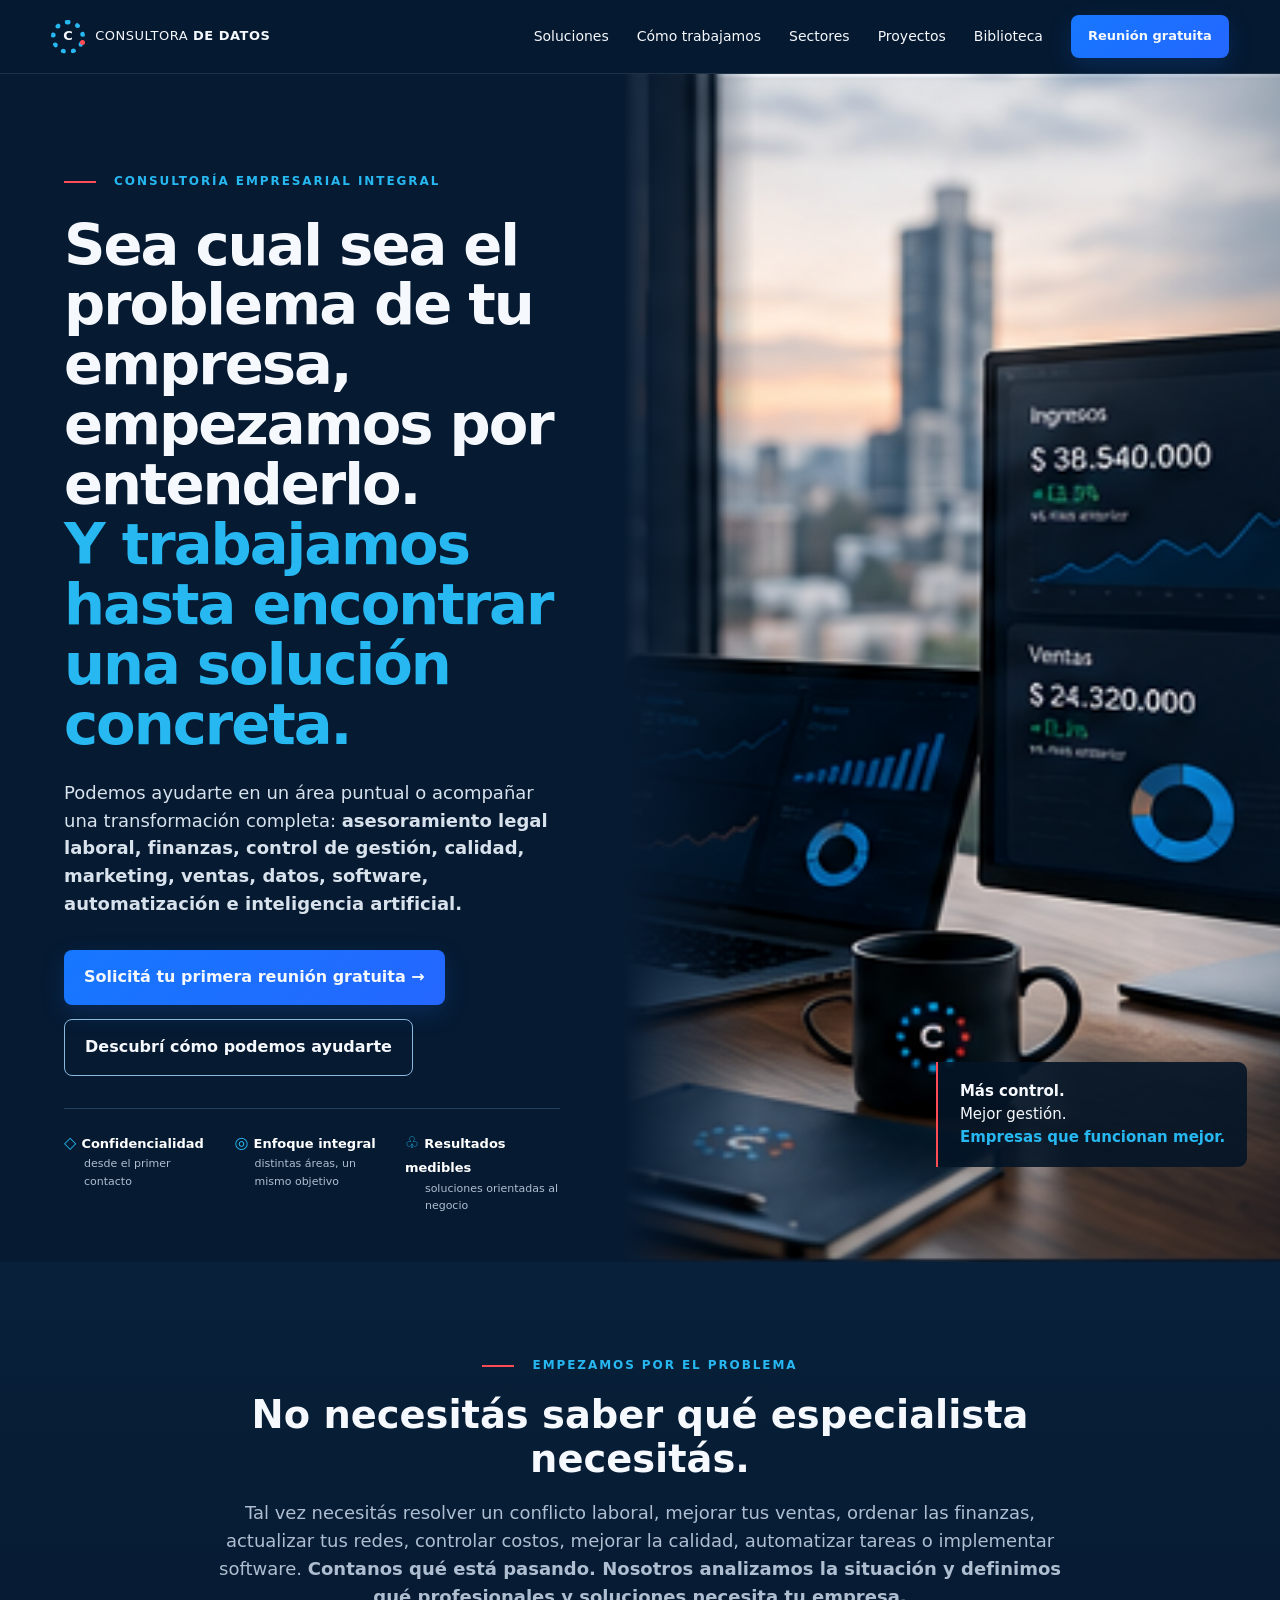
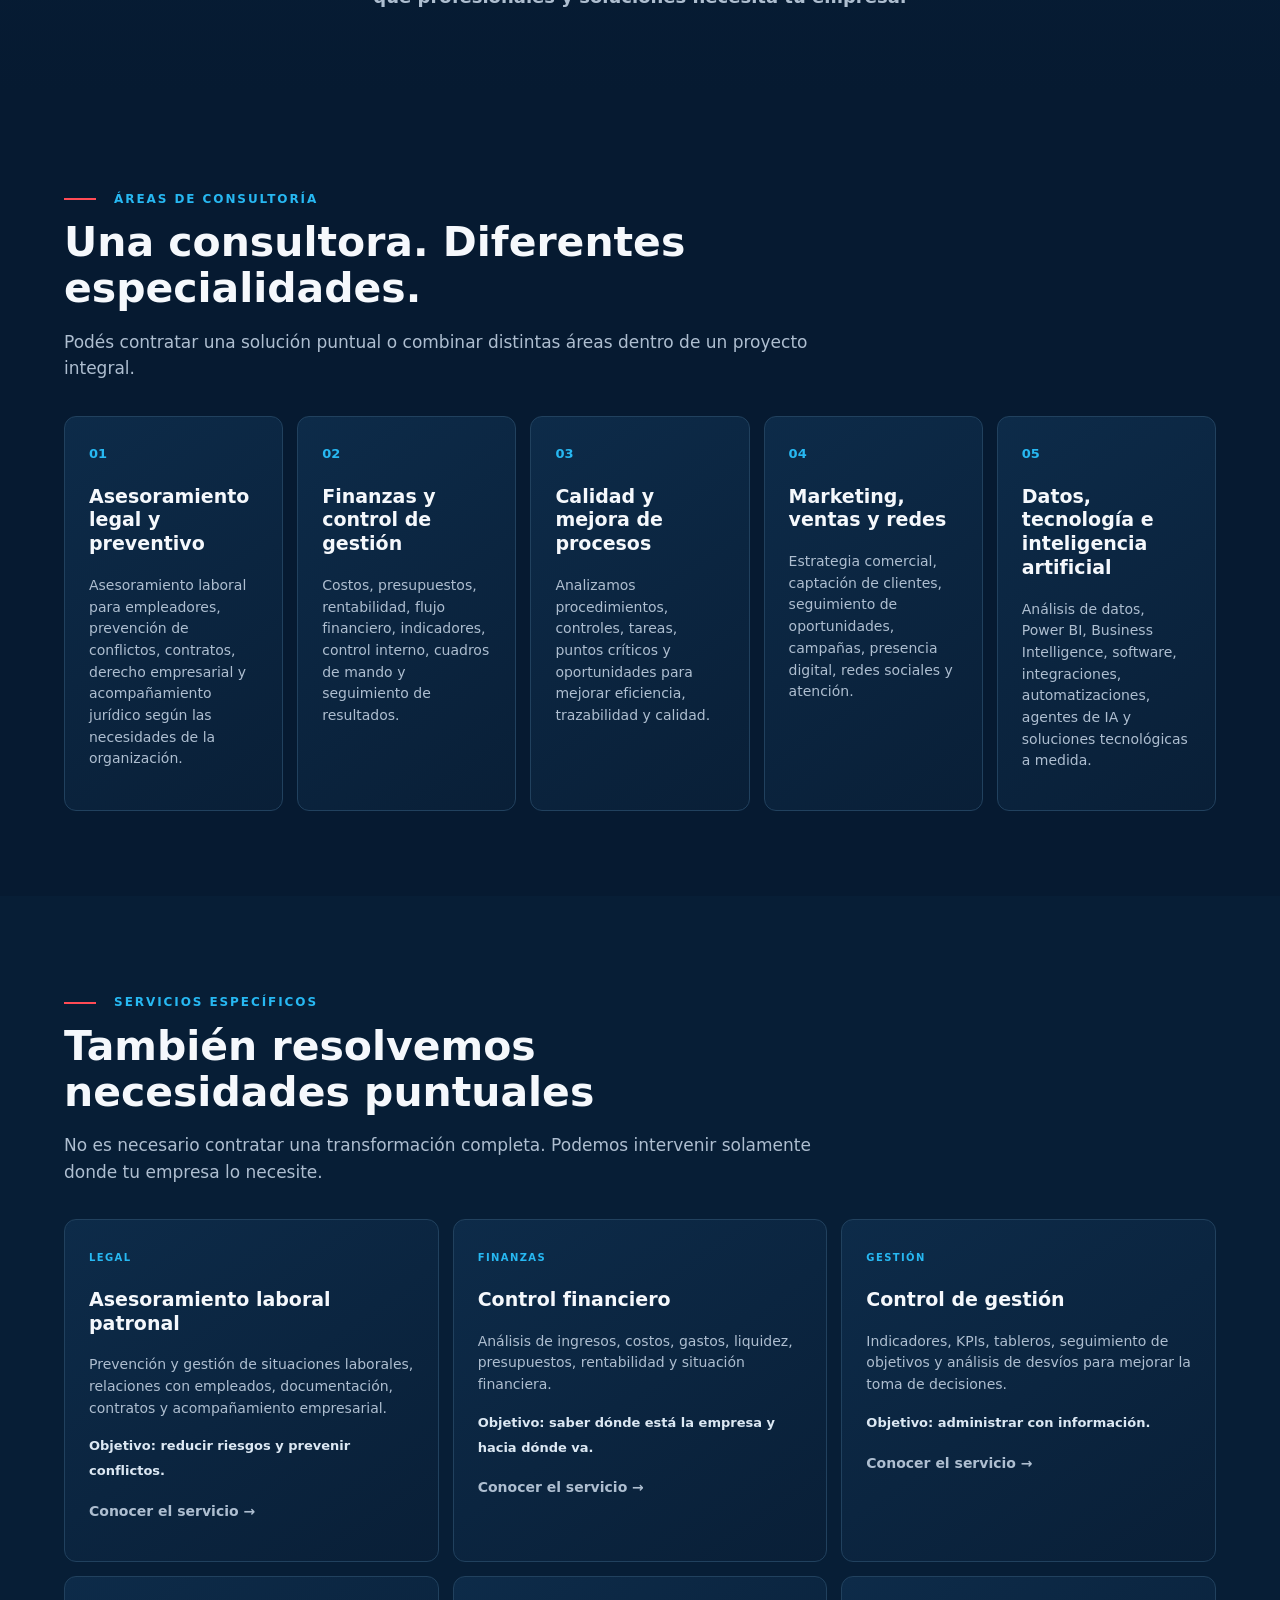
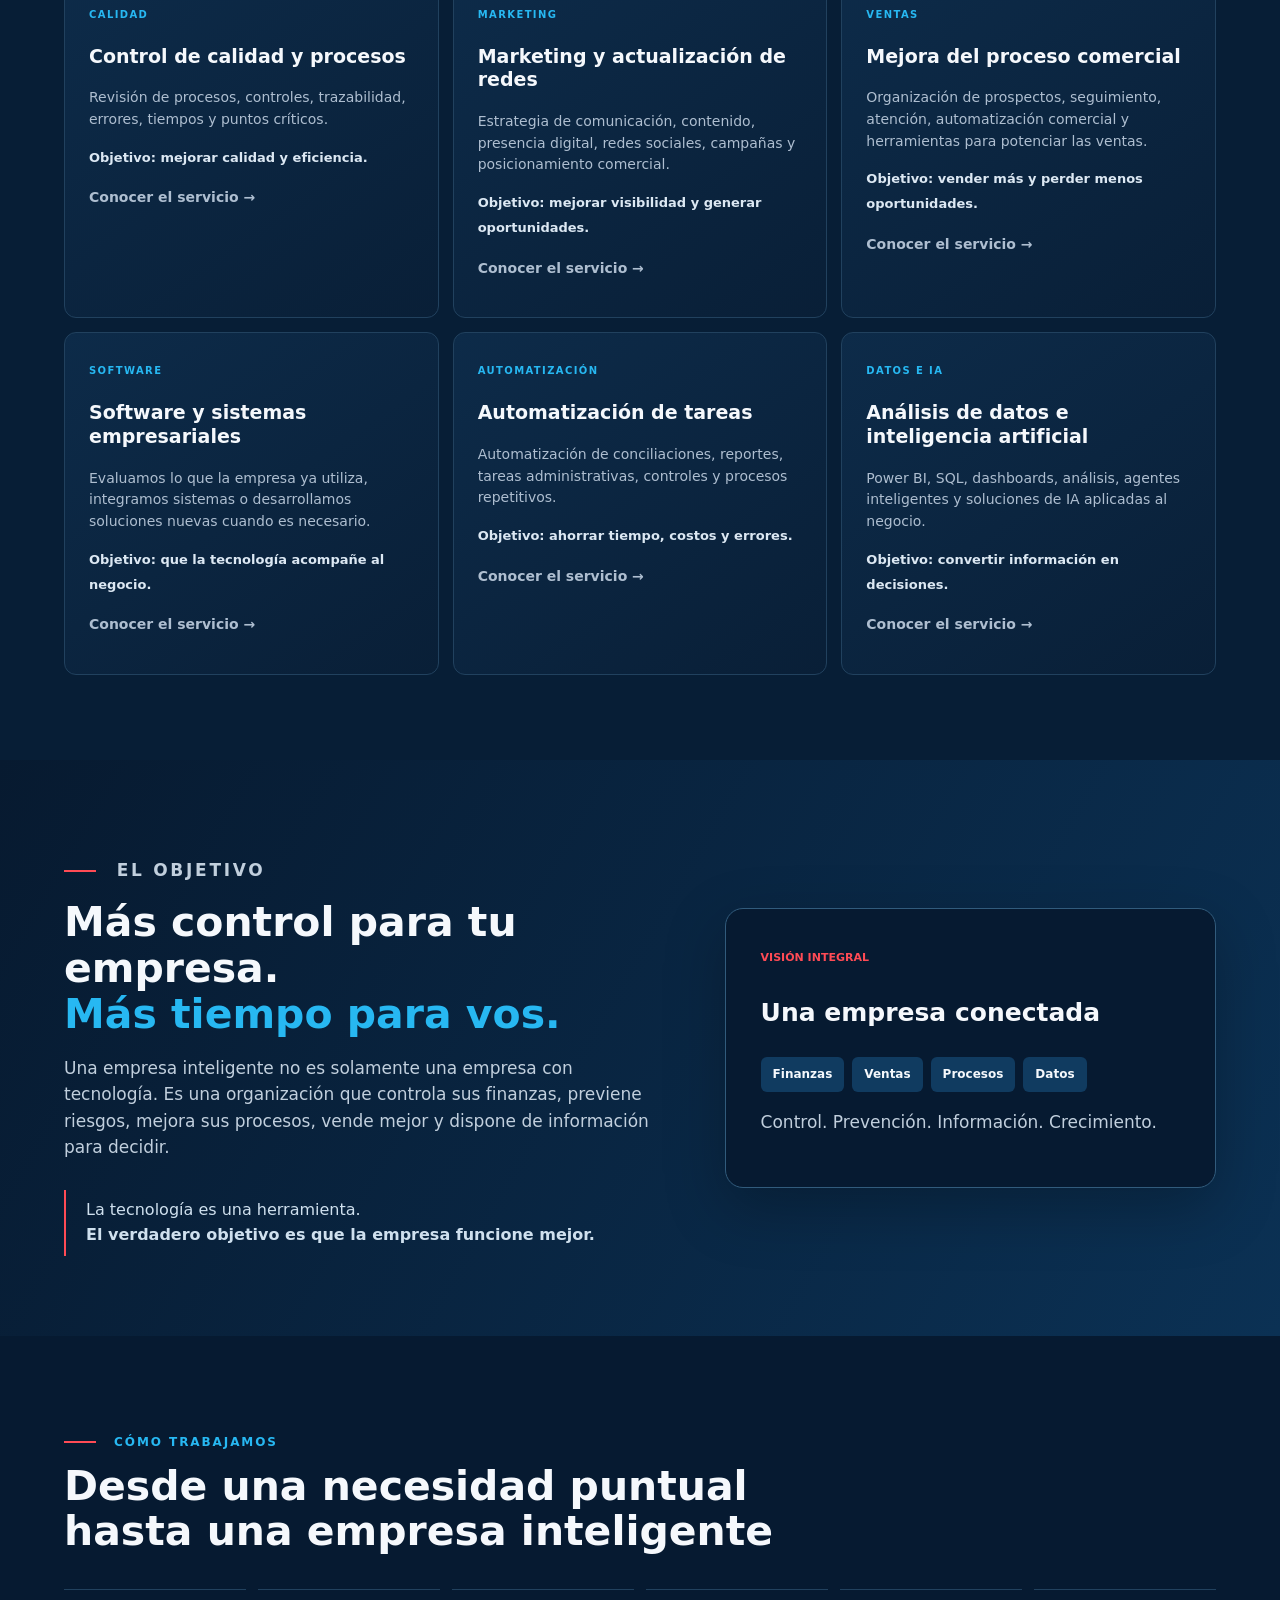
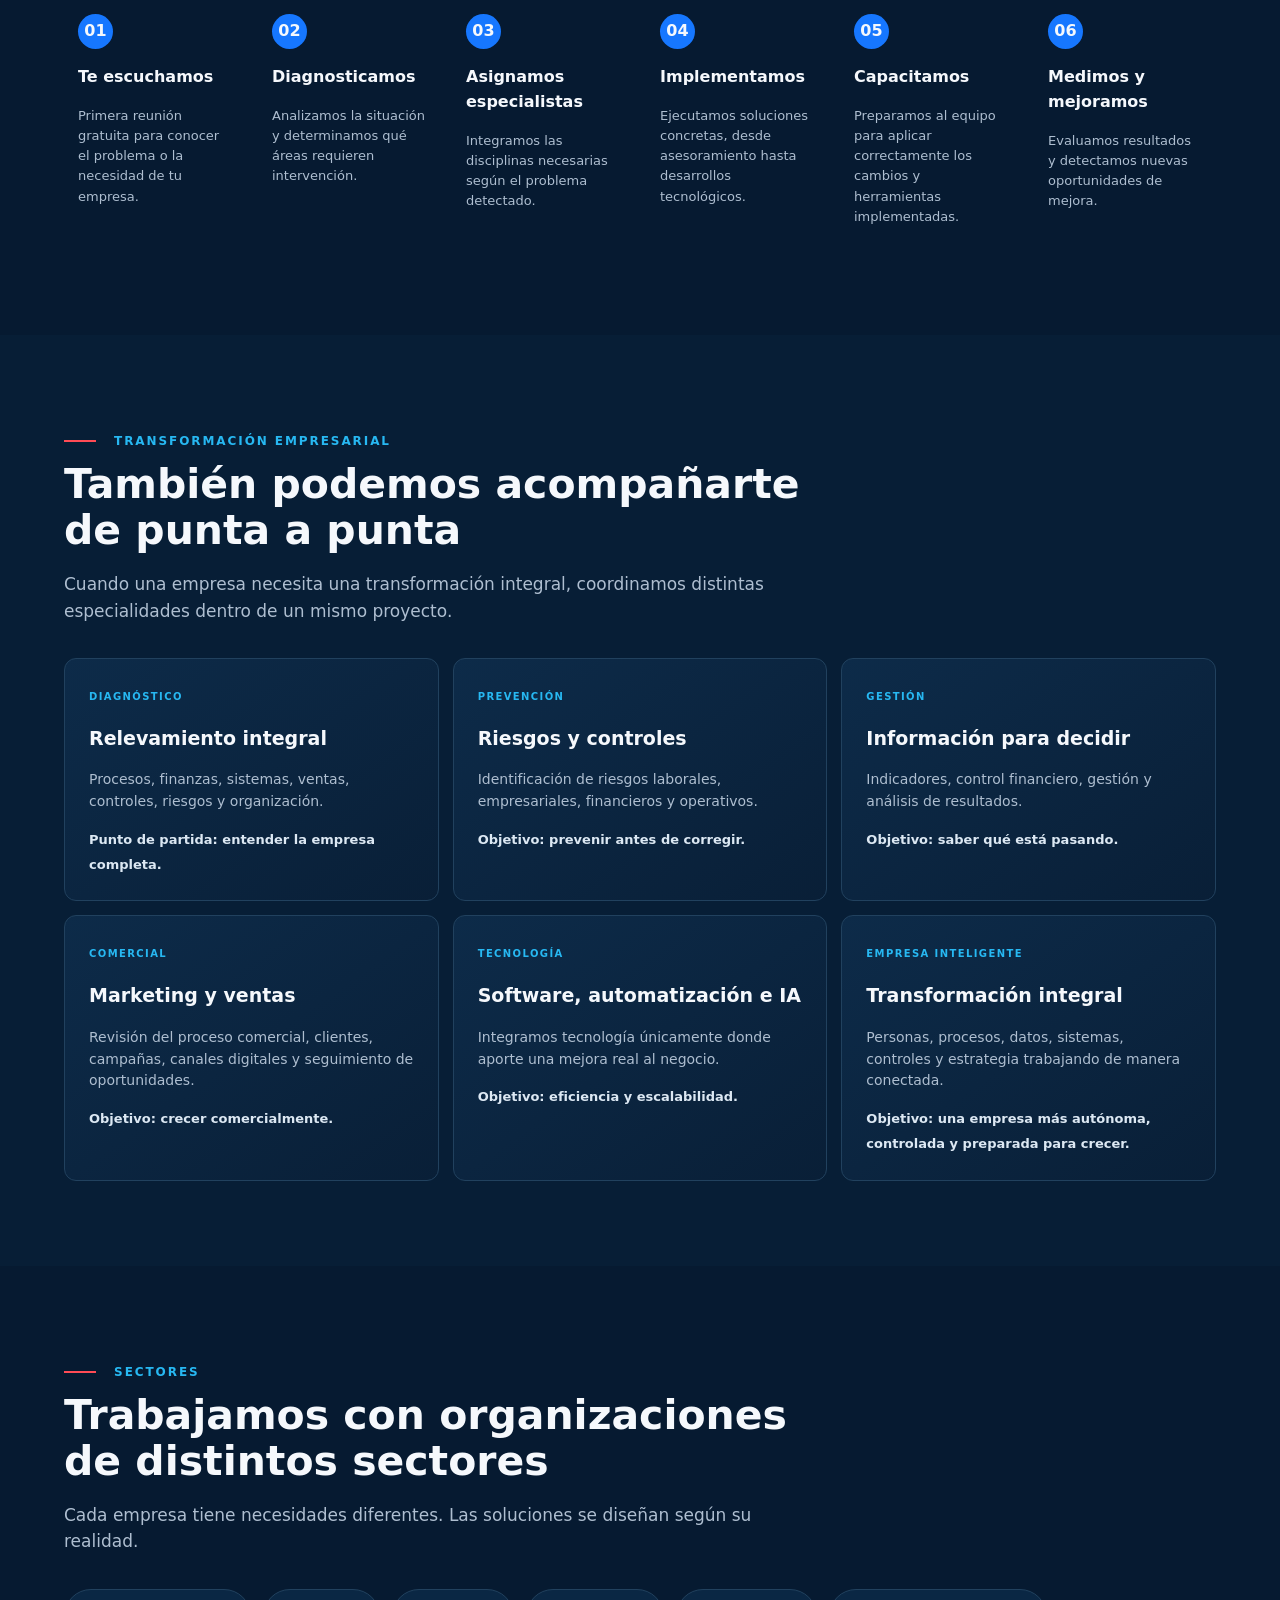
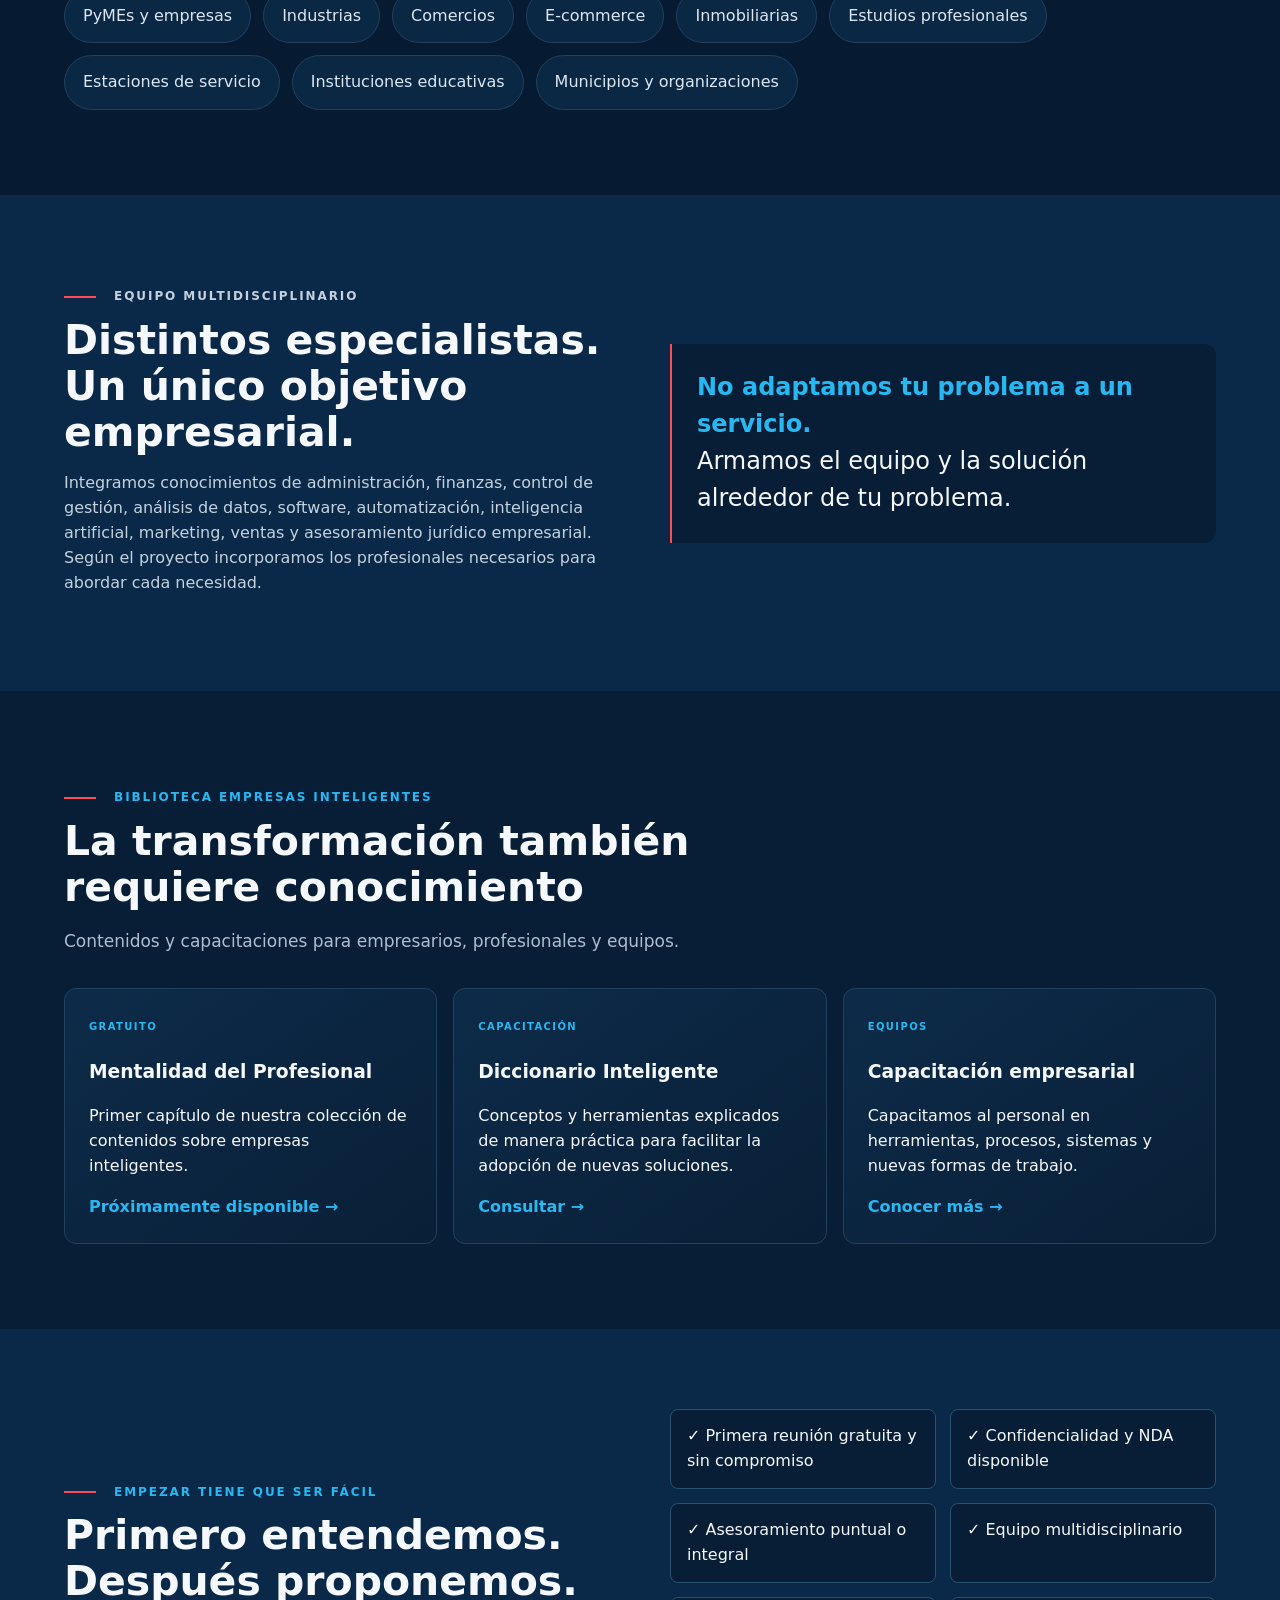
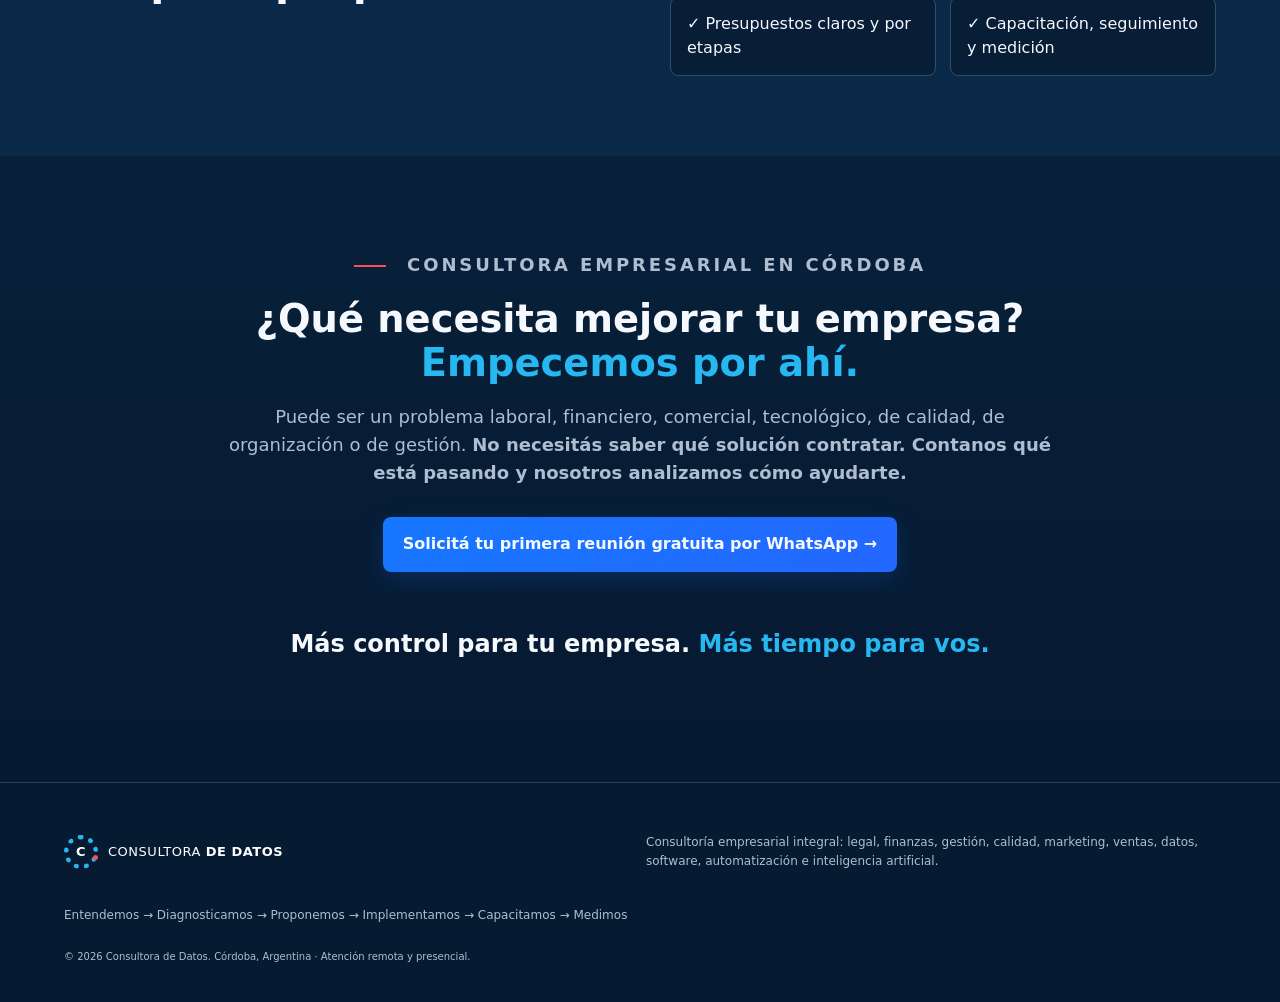
<file: index.html>
<!doctype html>
<html lang="es">

<head>

  <link rel="canonical" href="https://consultoradedatos.com/">

  <!-- Google tag (gtag.js) -->
  <script async src="https://www.googletagmanager.com/gtag/js?id=G-LFECQJY7NT"></script>
  <script>
    window.dataLayer = window.dataLayer || [];
    function gtag(){dataLayer.push(arguments);}
    gtag('js', new Date());
    gtag('config', 'G-LFECQJY7NT');
  </script>

  <meta charset="utf-8">
  <meta name="viewport" content="width=device-width,initial-scale=1">

  <title>Consultora de Datos | Consultoría Empresarial Integral en Córdoba</title>

  <meta
    name="description"
    content="Consultoría empresarial integral en Córdoba: asesoramiento legal laboral, finanzas, control de gestión, calidad, marketing, ventas, software, automatización, IA y análisis de datos."
  >

  <meta name="robots" content="index, follow">

  <!-- Open Graph -->
  <meta
    property="og:title"
    content="Consultora de Datos | Consultoría Empresarial Integral"
  >

  <meta
    property="og:description"
    content="Ayudamos a empresas y PyMEs en áreas legales, financieras, comerciales, tecnológicas, de calidad y gestión, desde un problema puntual hasta una transformación integral."
  >

  <meta property="og:url" content="https://consultoradedatos.com/">
  <meta property="og:type" content="website">
  <meta property="og:locale" content="es_AR">
  <meta property="og:site_name" content="Consultora de Datos">

  <link rel="stylesheet" href="style.css">

  <!-- Datos estructurados -->
  <script type="application/ld+json">
  {
    "@context": "https://schema.org",
    "@type": "ProfessionalService",
    "name": "Consultora de Datos",
    "url": "https://consultoradedatos.com/",
    "telephone": "+54 9 3572 619874",
    "description": "Consultora empresarial integral especializada en asesoramiento preventivo, derecho laboral empresarial, finanzas, control de gestión, calidad, marketing, ventas, análisis de datos, software, automatización e inteligencia artificial.",
    "areaServed": [
      {
        "@type": "AdministrativeArea",
        "name": "Córdoba"
      },
      {
        "@type": "Country",
        "name": "Argentina"
      }
    ],
    "knowsAbout": [
      "Consultoría empresarial",
      "Asesoramiento legal laboral para empresas",
      "Derecho empresarial",
      "Contratos empresariales",
      "Prevención de conflictos laborales",
      "Control financiero",
      "Control de gestión",
      "Costos y rentabilidad",
      "Presupuestos empresariales",
      "Indicadores de gestión",
      "Control interno",
      "Control de calidad",
      "Mejora de procesos",
      "Marketing empresarial",
      "Marketing digital",
      "Redes sociales para empresas",
      "Ventas",
      "Gestión comercial",
      "Análisis de datos",
      "Business Intelligence",
      "Power BI",
      "Automatización de procesos",
      "Inteligencia artificial para empresas",
      "Software empresarial",
      "Desarrollo de software",
      "Integración de sistemas",
      "Transformación empresarial",
      "Empresas inteligentes"
    ]
  }
  </script>

</head>


<body>


<header class="top">

  <a class="brand" href="#inicio">
    <span class="mark">C</span>
    <span>CONSULTORA <b>DE DATOS</b></span>
  </a>

  <nav>
    <a href="#soluciones">Soluciones</a>
    <a href="#proceso">Cómo trabajamos</a>
    <a href="#sectores">Sectores</a>
    <a href="#proyectos">Proyectos</a>
    <a href="#biblioteca">Biblioteca</a>
  </nav>

  <a
    class="btn small"
    href="https://wa.me/5493572619874?text=Hola%2C%20quisiera%20solicitar%20una%20primera%20reuni%C3%B3n%20gratuita."
    onclick="gtag('event','contacto_whatsapp');"
    target="_blank"
    rel="noopener"
  >
    Reunión gratuita
  </a>

</header>


<main>


<section class="hero" id="inicio">

  <div class="hero-copy">

    <p class="eyebrow">
      <i></i>
      CONSULTORÍA EMPRESARIAL INTEGRAL
    </p>

    <h1>
      Sea cual sea el problema de tu empresa, empezamos por entenderlo.
      <span>Y trabajamos hasta encontrar una solución concreta.</span>
    </h1>

    <p class="lead">
      Podemos ayudarte en un área puntual o acompañar una transformación completa:
      <strong>
        asesoramiento legal laboral, finanzas, control de gestión,
        calidad, marketing, ventas, datos, software, automatización
        e inteligencia artificial.
      </strong>
    </p>

    <div class="actions">

      <a
        class="btn"
        href="https://wa.me/5493572619874?text=Hola%2C%20quisiera%20solicitar%20una%20primera%20reuni%C3%B3n%20gratuita."
        onclick="gtag('event','contacto_whatsapp');"
        target="_blank"
        rel="noopener"
      >
        Solicitá tu primera reunión gratuita →
      </a>

      <a class="btn ghost" href="#soluciones">
        Descubrí cómo podemos ayudarte
      </a>

    </div>


    <div class="trust">

      <span>
        ◇
        <b>Confidencialidad</b>
        <small>desde el primer contacto</small>
      </span>

      <span>
        ◎
        <b>Enfoque integral</b>
        <small>distintas áreas, un mismo objetivo</small>
      </span>

      <span>
        ♧
        <b>Resultados medibles</b>
        <small>soluciones orientadas al negocio</small>
      </span>

    </div>

  </div>


  <div class="hero-photo">

    <img
      src="hero-business.png"
      alt="Consultoría empresarial integral para empresas y PyMEs en Córdoba"
    >

    <div class="float">
      <b>Más control.</b><br>
      Mejor gestión.<br>
      <strong>Empresas que funcionan mejor.</strong>
    </div>

  </div>

</section>



<section class="intro">

  <p class="eyebrow center">
    <i></i>
    EMPEZAMOS POR EL PROBLEMA
  </p>

  <h2>
    No necesitás saber qué especialista necesitás.
  </h2>

  <p>
    Tal vez necesitás resolver un conflicto laboral, mejorar tus ventas,
    ordenar las finanzas, actualizar tus redes, controlar costos,
    mejorar la calidad, automatizar tareas o implementar software.
    <strong>
      Contanos qué está pasando. Nosotros analizamos la situación
      y definimos qué profesionales y soluciones necesita tu empresa.
    </strong>
  </p>

</section>



<section class="section" id="soluciones">

  <div class="head">

    <p class="eyebrow">
      <i></i>
      ÁREAS DE CONSULTORÍA
    </p>

    <h2>
      Una consultora. Diferentes especialidades.
    </h2>

    <p>
      Podés contratar una solución puntual o combinar distintas áreas
      dentro de un proyecto integral.
    </p>

  </div>


  <div class="cards five">

    <article>
      <em>01</em>
      <h3>Asesoramiento legal y preventivo</h3>
      <p>
        Asesoramiento laboral para empleadores, prevención de conflictos,
        contratos, derecho empresarial y acompañamiento jurídico
        según las necesidades de la organización.
      </p>
    </article>


    <article>
      <em>02</em>
      <h3>Finanzas y control de gestión</h3>
      <p>
        Costos, presupuestos, rentabilidad, flujo financiero,
        indicadores, control interno, cuadros de mando
        y seguimiento de resultados.
      </p>
    </article>


    <article>
      <em>03</em>
      <h3>Calidad y mejora de procesos</h3>
      <p>
        Analizamos procedimientos, controles, tareas,
        puntos críticos y oportunidades para mejorar
        eficiencia, trazabilidad y calidad.
      </p>
    </article>


    <article>
      <em>04</em>
      <h3>Marketing, ventas y redes</h3>
      <p>
        Estrategia comercial, captación de clientes,
        seguimiento de oportunidades, campañas,
        presencia digital, redes sociales y atención.
      </p>
    </article>


    <article>
      <em>05</em>
      <h3>Datos, tecnología e inteligencia artificial</h3>
      <p>
        Análisis de datos, Power BI, Business Intelligence,
        software, integraciones, automatizaciones,
        agentes de IA y soluciones tecnológicas a medida.
      </p>
    </article>

  </div>

</section>



<section class="section alt">

  <div class="head">

    <p class="eyebrow">
      <i></i>
      SERVICIOS ESPECÍFICOS
    </p>

    <h2>
      También resolvemos necesidades puntuales
    </h2>

    <p>
      No es necesario contratar una transformación completa.
      Podemos intervenir solamente donde tu empresa lo necesite.
    </p>

  </div>


    <div class="cards three">

    <article>
      <span class="tag">LEGAL</span>

      <h3>Asesoramiento laboral patronal</h3>

      <p>
        Prevención y gestión de situaciones laborales,
        relaciones con empleados, documentación,
        contratos y acompañamiento empresarial.
      </p>

      <strong>
        Objetivo: reducir riesgos y prevenir conflictos.
      </strong>

      <p style="margin-top:18px;">
        <a
          href="asesoramiento-laboral-empresas.html"
          style="text-decoration:none; font-weight:700;"
        >
          Conocer el servicio →
        </a>
      </p>
    </article>


    <article>
      <span class="tag">FINANZAS</span>

      <h3>Control financiero</h3>

      <p>
        Análisis de ingresos, costos, gastos, liquidez,
        presupuestos, rentabilidad y situación financiera.
      </p>

      <strong>
        Objetivo: saber dónde está la empresa y hacia dónde va.
      </strong>

      <p style="margin-top:18px;">
        <a
          href="control-financiero-empresas.html"
          style="text-decoration:none; font-weight:700;"
        >
          Conocer el servicio →
        </a>
      </p>
    </article>


    <article>
      <span class="tag">GESTIÓN</span>

      <h3>Control de gestión</h3>

      <p>
        Indicadores, KPIs, tableros,
        seguimiento de objetivos y análisis de desvíos
        para mejorar la toma de decisiones.
      </p>

      <strong>
        Objetivo: administrar con información.
      </strong>

      <p style="margin-top:18px;">
        <a
          href="control-gestion-empresas.html"
          style="text-decoration:none; font-weight:700;"
        >
          Conocer el servicio →
        </a>
      </p>
    </article>


    <article>
      <span class="tag">CALIDAD</span>

      <h3>Control de calidad y procesos</h3>

      <p>
        Revisión de procesos, controles,
        trazabilidad, errores, tiempos y puntos críticos.
      </p>

      <strong>
        Objetivo: mejorar calidad y eficiencia.
      </strong>

      <p style="margin-top:18px;">
        <a
          href="calidad-procesos-empresas.html"
          style="text-decoration:none; font-weight:700;"
        >
          Conocer el servicio →
        </a>
      </p>
    </article>


    <article>
      <span class="tag">MARKETING</span>

      <h3>Marketing y actualización de redes</h3>

      <p>
        Estrategia de comunicación, contenido,
        presencia digital, redes sociales,
        campañas y posicionamiento comercial.
      </p>

      <strong>
        Objetivo: mejorar visibilidad y generar oportunidades.
      </strong>

      <p style="margin-top:18px;">
        <a
          href="marketing-redes-empresas.html"
          style="text-decoration:none; font-weight:700;"
        >
          Conocer el servicio →
        </a>
      </p>
    </article>


    <article>
      <span class="tag">VENTAS</span>

      <h3>Mejora del proceso comercial</h3>

      <p>
        Organización de prospectos, seguimiento,
        atención, automatización comercial
        y herramientas para potenciar las ventas.
      </p>

      <strong>
        Objetivo: vender más y perder menos oportunidades.
      </strong>

      <p style="margin-top:18px;">
        <a
          href="ventas-empresas.html"
          style="text-decoration:none; font-weight:700;"
        >
          Conocer el servicio →
        </a>
      </p>
    </article>


    <article>
      <span class="tag">SOFTWARE</span>

      <h3>Software y sistemas empresariales</h3>

      <p>
        Evaluamos lo que la empresa ya utiliza,
        integramos sistemas o desarrollamos
        soluciones nuevas cuando es necesario.
      </p>

      <strong>
        Objetivo: que la tecnología acompañe al negocio.
      </strong>

      <p style="margin-top:18px;">
        <a
          href="software-empresas.html"
          style="text-decoration:none; font-weight:700;"
        >
          Conocer el servicio →
        </a>
      </p>
    </article>


    <article>
      <span class="tag">AUTOMATIZACIÓN</span>

      <h3>Automatización de tareas</h3>

      <p>
        Automatización de conciliaciones,
        reportes, tareas administrativas,
        controles y procesos repetitivos.
      </p>

      <strong>
        Objetivo: ahorrar tiempo, costos y errores.
      </strong>

      <p style="margin-top:18px;">
        <a
          href="automatizacion-procesos-empresas.html"
          style="text-decoration:none; font-weight:700;"
        >
          Conocer el servicio →
        </a>
      </p>
    </article>


    <article>
      <span class="tag">DATOS E IA</span>

      <h3>Análisis de datos e inteligencia artificial</h3>

      <p>
        Power BI, SQL, dashboards,
        análisis, agentes inteligentes
        y soluciones de IA aplicadas al negocio.
      </p>

      <strong>
        Objetivo: convertir información en decisiones.
      </strong>

      <p style="margin-top:18px;">
        <a
          href="analisis-datos-inteligencia-artificial.html"
          style="text-decoration:none; font-weight:700;"
        >
          Conocer el servicio →
        </a>
      </p>
    </article>

  </div>

</section>



<section class="life">

  <div>

    <p class="eyebrow">
      <i></i>
      EL OBJETIVO
    </p>

    <h2>
      Más control para tu empresa.<br>
      <span>Más tiempo para vos.</span>
    </h2>

    <p>
      Una empresa inteligente no es solamente una empresa con tecnología.
      Es una organización que controla sus finanzas,
      previene riesgos, mejora sus procesos,
      vende mejor y dispone de información para decidir.
    </p>

    <blockquote>
      La tecnología es una herramienta.<br>
      <b>
        El verdadero objetivo es que la empresa funcione mejor.
      </b>
    </blockquote>

  </div>


  <div class="life-panel">

    <span>
      VISIÓN INTEGRAL
    </span>

    <h3>
      Una empresa conectada
    </h3>

    <div>
      <b>Finanzas</b>
      <b>Ventas</b>
      <b>Procesos</b>
      <b>Datos</b>
    </div>

    <p>
      Control. Prevención. Información. Crecimiento.
    </p>

  </div>

</section>



<section class="section" id="proceso">

  <div class="head">

    <p class="eyebrow">
      <i></i>
      CÓMO TRABAJAMOS
    </p>

    <h2>
      Desde una necesidad puntual hasta una empresa inteligente
    </h2>

  </div>


  <div class="steps">

    <article>
      <b>01</b>
      <h3>Te escuchamos</h3>
      <p>
        Primera reunión gratuita para conocer
        el problema o la necesidad de tu empresa.
      </p>
    </article>


    <article>
      <b>02</b>
      <h3>Diagnosticamos</h3>
      <p>
        Analizamos la situación y determinamos
        qué áreas requieren intervención.
      </p>
    </article>


    <article>
      <b>03</b>
      <h3>Asignamos especialistas</h3>
      <p>
        Integramos las disciplinas necesarias
        según el problema detectado.
      </p>
    </article>


    <article>
      <b>04</b>
      <h3>Implementamos</h3>
      <p>
        Ejecutamos soluciones concretas,
        desde asesoramiento hasta desarrollos tecnológicos.
      </p>
    </article>


    <article>
      <b>05</b>
      <h3>Capacitamos</h3>
      <p>
        Preparamos al equipo para aplicar correctamente
        los cambios y herramientas implementadas.
      </p>
    </article>


    <article>
      <b>06</b>
      <h3>Medimos y mejoramos</h3>
      <p>
        Evaluamos resultados y detectamos
        nuevas oportunidades de mejora.
      </p>
    </article>

  </div>

</section>



<section class="section alt" id="proyectos">

  <div class="head">

    <p class="eyebrow">
      <i></i>
      TRANSFORMACIÓN EMPRESARIAL
    </p>

    <h2>
      También podemos acompañarte de punta a punta
    </h2>

    <p>
      Cuando una empresa necesita una transformación integral,
      coordinamos distintas especialidades dentro de un mismo proyecto.
    </p>

  </div>


  <div class="cards three">

    <article>
      <span class="tag">DIAGNÓSTICO</span>
      <h3>Relevamiento integral</h3>
      <p>
        Procesos, finanzas, sistemas,
        ventas, controles, riesgos y organización.
      </p>
      <strong>
        Punto de partida: entender la empresa completa.
      </strong>
    </article>


    <article>
      <span class="tag">PREVENCIÓN</span>
      <h3>Riesgos y controles</h3>
      <p>
        Identificación de riesgos laborales,
        empresariales, financieros y operativos.
      </p>
      <strong>
        Objetivo: prevenir antes de corregir.
      </strong>
    </article>


    <article>
      <span class="tag">GESTIÓN</span>
      <h3>Información para decidir</h3>
      <p>
        Indicadores, control financiero,
        gestión y análisis de resultados.
      </p>
      <strong>
        Objetivo: saber qué está pasando.
      </strong>
    </article>


    <article>
      <span class="tag">COMERCIAL</span>
      <h3>Marketing y ventas</h3>
      <p>
        Revisión del proceso comercial,
        clientes, campañas, canales digitales
        y seguimiento de oportunidades.
      </p>
      <strong>
        Objetivo: crecer comercialmente.
      </strong>
    </article>


    <article>
      <span class="tag">TECNOLOGÍA</span>
      <h3>Software, automatización e IA</h3>
      <p>
        Integramos tecnología únicamente
        donde aporte una mejora real al negocio.
      </p>
      <strong>
        Objetivo: eficiencia y escalabilidad.
      </strong>
    </article>


    <article>
      <span class="tag">EMPRESA INTELIGENTE</span>
      <h3>Transformación integral</h3>
      <p>
        Personas, procesos, datos, sistemas,
        controles y estrategia trabajando de manera conectada.
      </p>
      <strong>
        Objetivo: una empresa más autónoma, controlada y preparada para crecer.
      </strong>
    </article>

  </div>

</section>



<section class="section" id="sectores">

  <div class="head">

    <p class="eyebrow">
      <i></i>
      SECTORES
    </p>

    <h2>
      Trabajamos con organizaciones de distintos sectores
    </h2>

    <p>
      Cada empresa tiene necesidades diferentes.
      Las soluciones se diseñan según su realidad.
    </p>

  </div>


  <div class="sectors">

    <span>PyMEs y empresas</span>
    <span>Industrias</span>
    <span>Comercios</span>
    <span>E-commerce</span>
    <span>Inmobiliarias</span>
    <span>Estudios profesionales</span>
    <span>Estaciones de servicio</span>
    <span>Instituciones educativas</span>
    <span>Municipios y organizaciones</span>

  </div>

</section>



<section class="team">

  <div>

    <p class="eyebrow">
      <i></i>
      EQUIPO MULTIDISCIPLINARIO
    </p>

    <h2>
      Distintos especialistas. Un único objetivo empresarial.
    </h2>

    <p>
      Integramos conocimientos de administración,
      finanzas, control de gestión, análisis de datos,
      software, automatización, inteligencia artificial,
      marketing, ventas y asesoramiento jurídico empresarial.
      Según el proyecto incorporamos los profesionales
      necesarios para abordar cada necesidad.
    </p>

  </div>


  <div class="team-note">

    <b>
      No adaptamos tu problema a un servicio.
    </b>

    <br>

    Armamos el equipo y la solución alrededor de tu problema.

  </div>

</section>



<section class="section alt" id="biblioteca">

  <div class="head">

    <p class="eyebrow">
      <i></i>
      BIBLIOTECA EMPRESAS INTELIGENTES
    </p>

    <h2>
      La transformación también requiere conocimiento
    </h2>

    <p>
      Contenidos y capacitaciones para empresarios,
      profesionales y equipos.
    </p>

  </div>


  <div class="library">

    <article>

      <span>
        GRATUITO
      </span>

      <h3>
        Mentalidad del Profesional
      </h3>

      <p>
        Primer capítulo de nuestra colección
        de contenidos sobre empresas inteligentes.
      </p>

      <a href="#contacto">
        Próximamente disponible →
      </a>

    </article>


    <article>

      <span>
        CAPACITACIÓN
      </span>

      <h3>
        Diccionario Inteligente
      </h3>

      <p>
        Conceptos y herramientas explicados
        de manera práctica para facilitar
        la adopción de nuevas soluciones.
      </p>

      <a href="#contacto">
        Consultar →
      </a>

    </article>


    <article>

      <span>
        EQUIPOS
      </span>

      <h3>
        Capacitación empresarial
      </h3>

      <p>
        Capacitamos al personal
        en herramientas, procesos,
        sistemas y nuevas formas de trabajo.
      </p>

      <a href="#contacto">
        Conocer más →
      </a>

    </article>

  </div>

</section>



<section class="confidence">

  <div>

    <p class="eyebrow">
      <i></i>
      EMPEZAR TIENE QUE SER FÁCIL
    </p>

    <h2>
      Primero entendemos. Después proponemos.
    </h2>

  </div>


  <div class="checks">

    <span>✓ Primera reunión gratuita y sin compromiso</span>
    <span>✓ Confidencialidad y NDA disponible</span>
    <span>✓ Asesoramiento puntual o integral</span>
    <span>✓ Equipo multidisciplinario</span>
    <span>✓ Presupuestos claros y por etapas</span>
    <span>✓ Capacitación, seguimiento y medición</span>

  </div>

</section>



<section class="closing" id="contacto">

  <p class="eyebrow center">
    <i></i>
    CONSULTORA EMPRESARIAL EN CÓRDOBA
  </p>

  <h2>
    ¿Qué necesita mejorar tu empresa?<br>
    <span>
      Empecemos por ahí.
    </span>
  </h2>

  <p>
    Puede ser un problema laboral, financiero,
    comercial, tecnológico, de calidad,
    de organización o de gestión.
    <strong>
      No necesitás saber qué solución contratar.
      Contanos qué está pasando y nosotros analizamos cómo ayudarte.
    </strong>
  </p>


  <a
    class="btn"
    href="https://wa.me/5493572619874?text=Hola%2C%20quisiera%20solicitar%20una%20primera%20reuni%C3%B3n%20gratuita."
    onclick="gtag('event','contacto_whatsapp');"
    target="_blank"
    rel="noopener"
  >
    Solicitá tu primera reunión gratuita por WhatsApp →
  </a>


  <h3>
    Más control para tu empresa.
    <span>
      Más tiempo para vos.
    </span>
  </h3>

</section>


</main>



<footer>

  <div class="brand">

    <span class="mark">C</span>

    <span>
      CONSULTORA
      <b>DE DATOS</b>
    </span>

  </div>


  <p>
    Consultoría empresarial integral:
    legal, finanzas, gestión, calidad,
    marketing, ventas, datos,
    software, automatización e inteligencia artificial.
  </p>


  <p>
    Entendemos → Diagnosticamos → Proponemos → Implementamos → Capacitamos → Medimos
  </p>


  <small>
    © 2026 Consultora de Datos. Córdoba, Argentina · Atención remota y presencial.
  </small>

</footer>


</body>

</html>
</file>
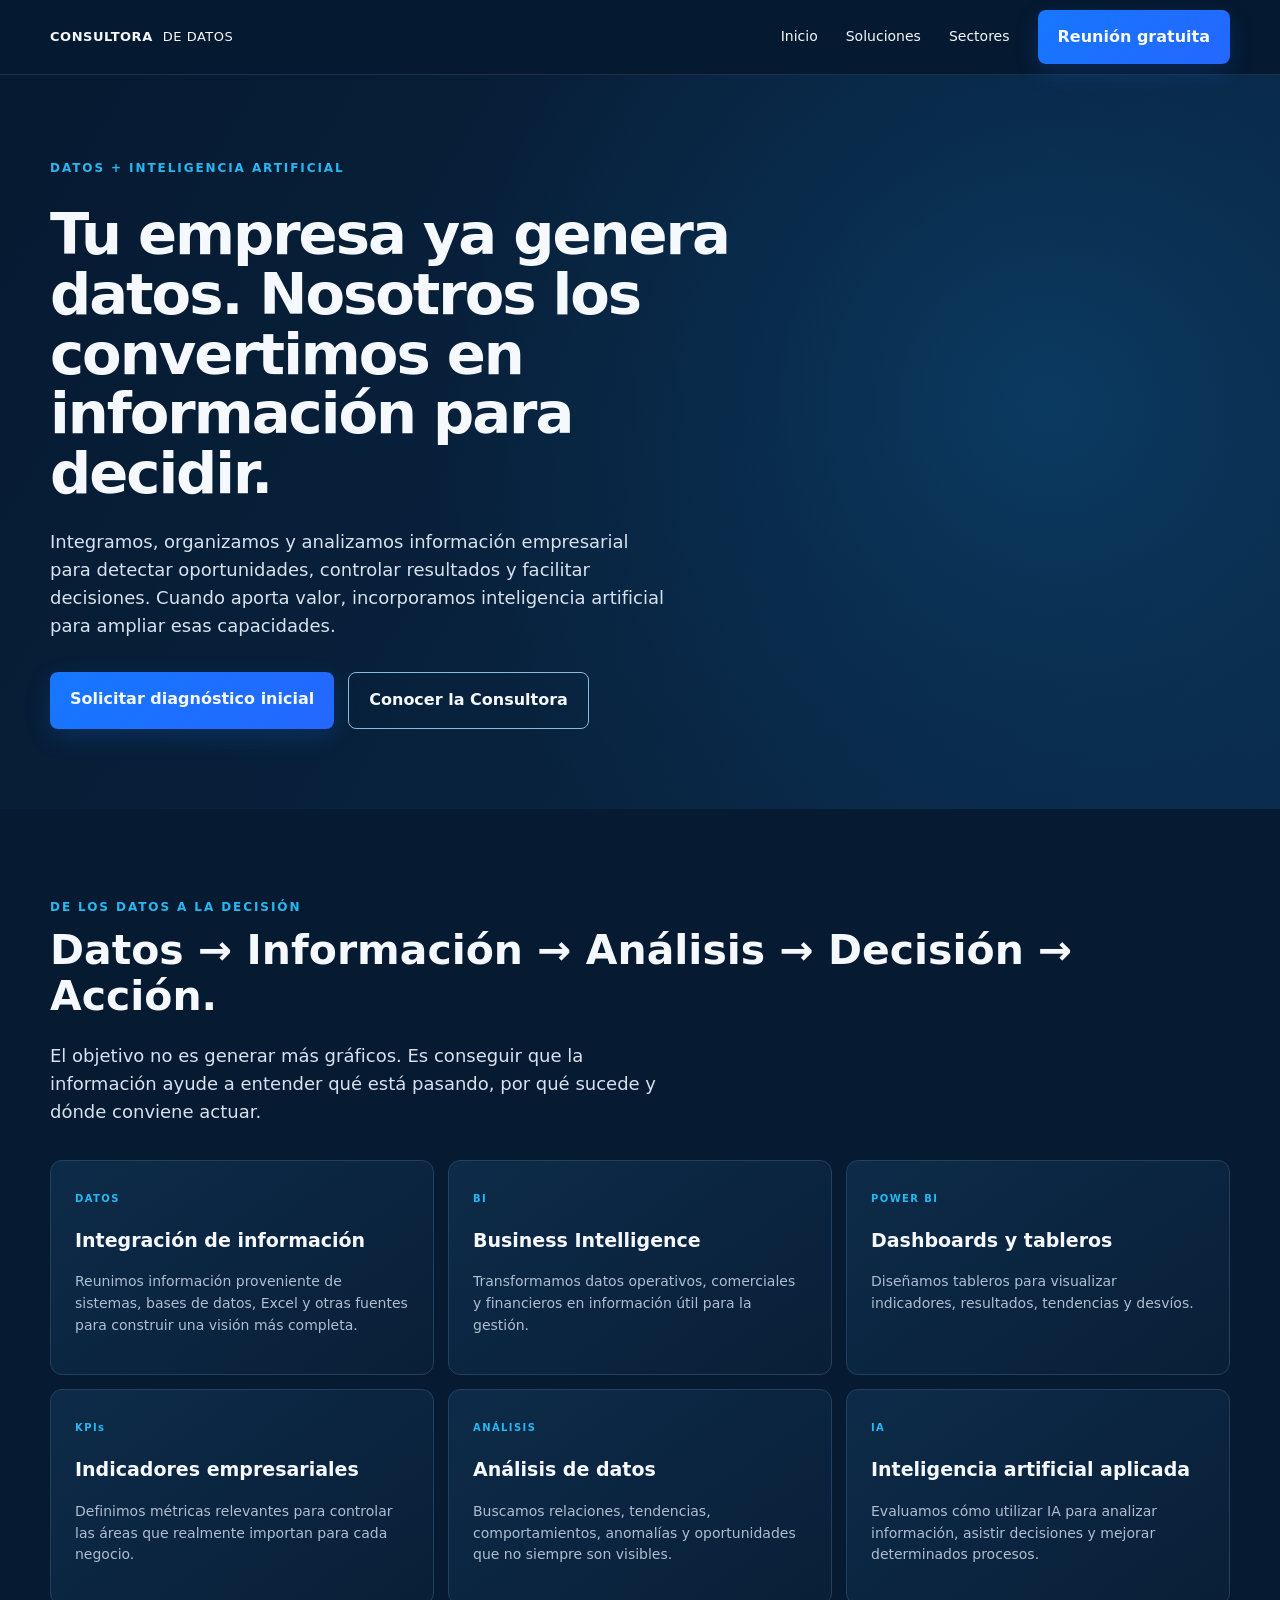
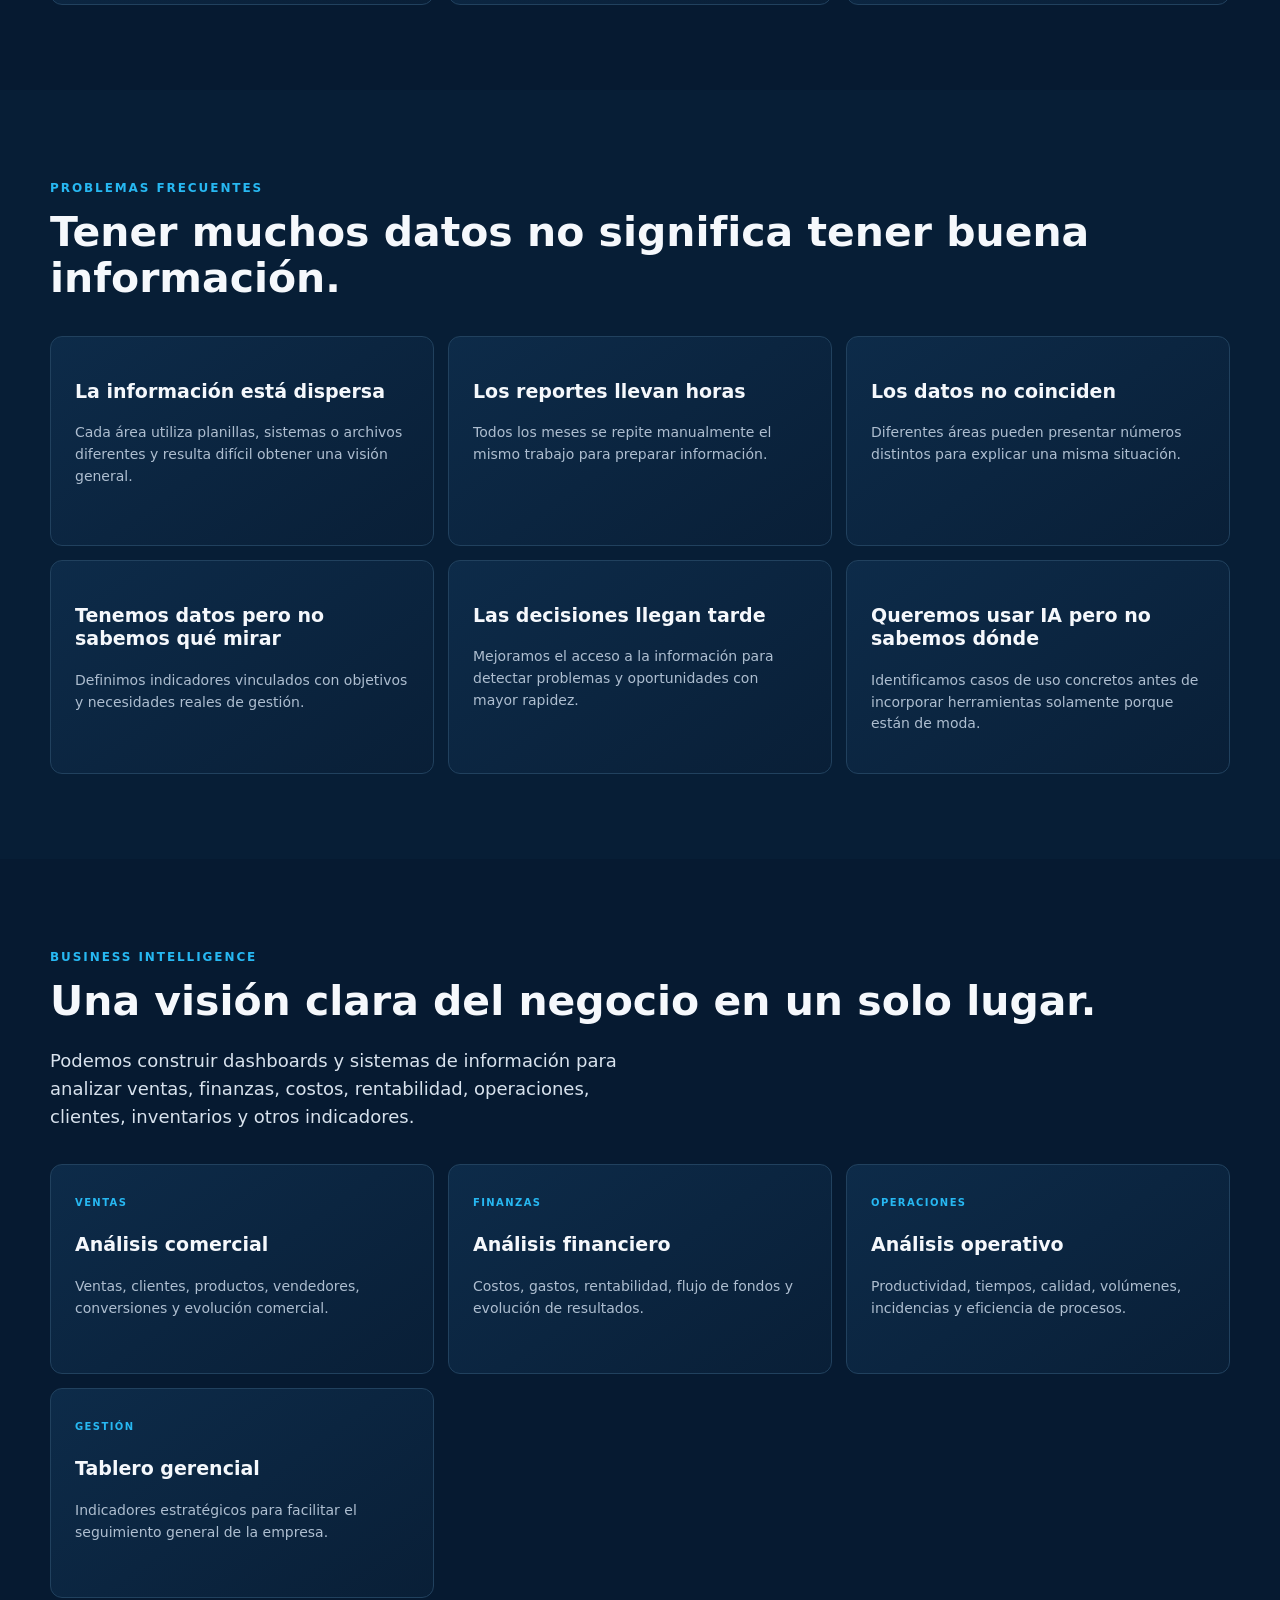
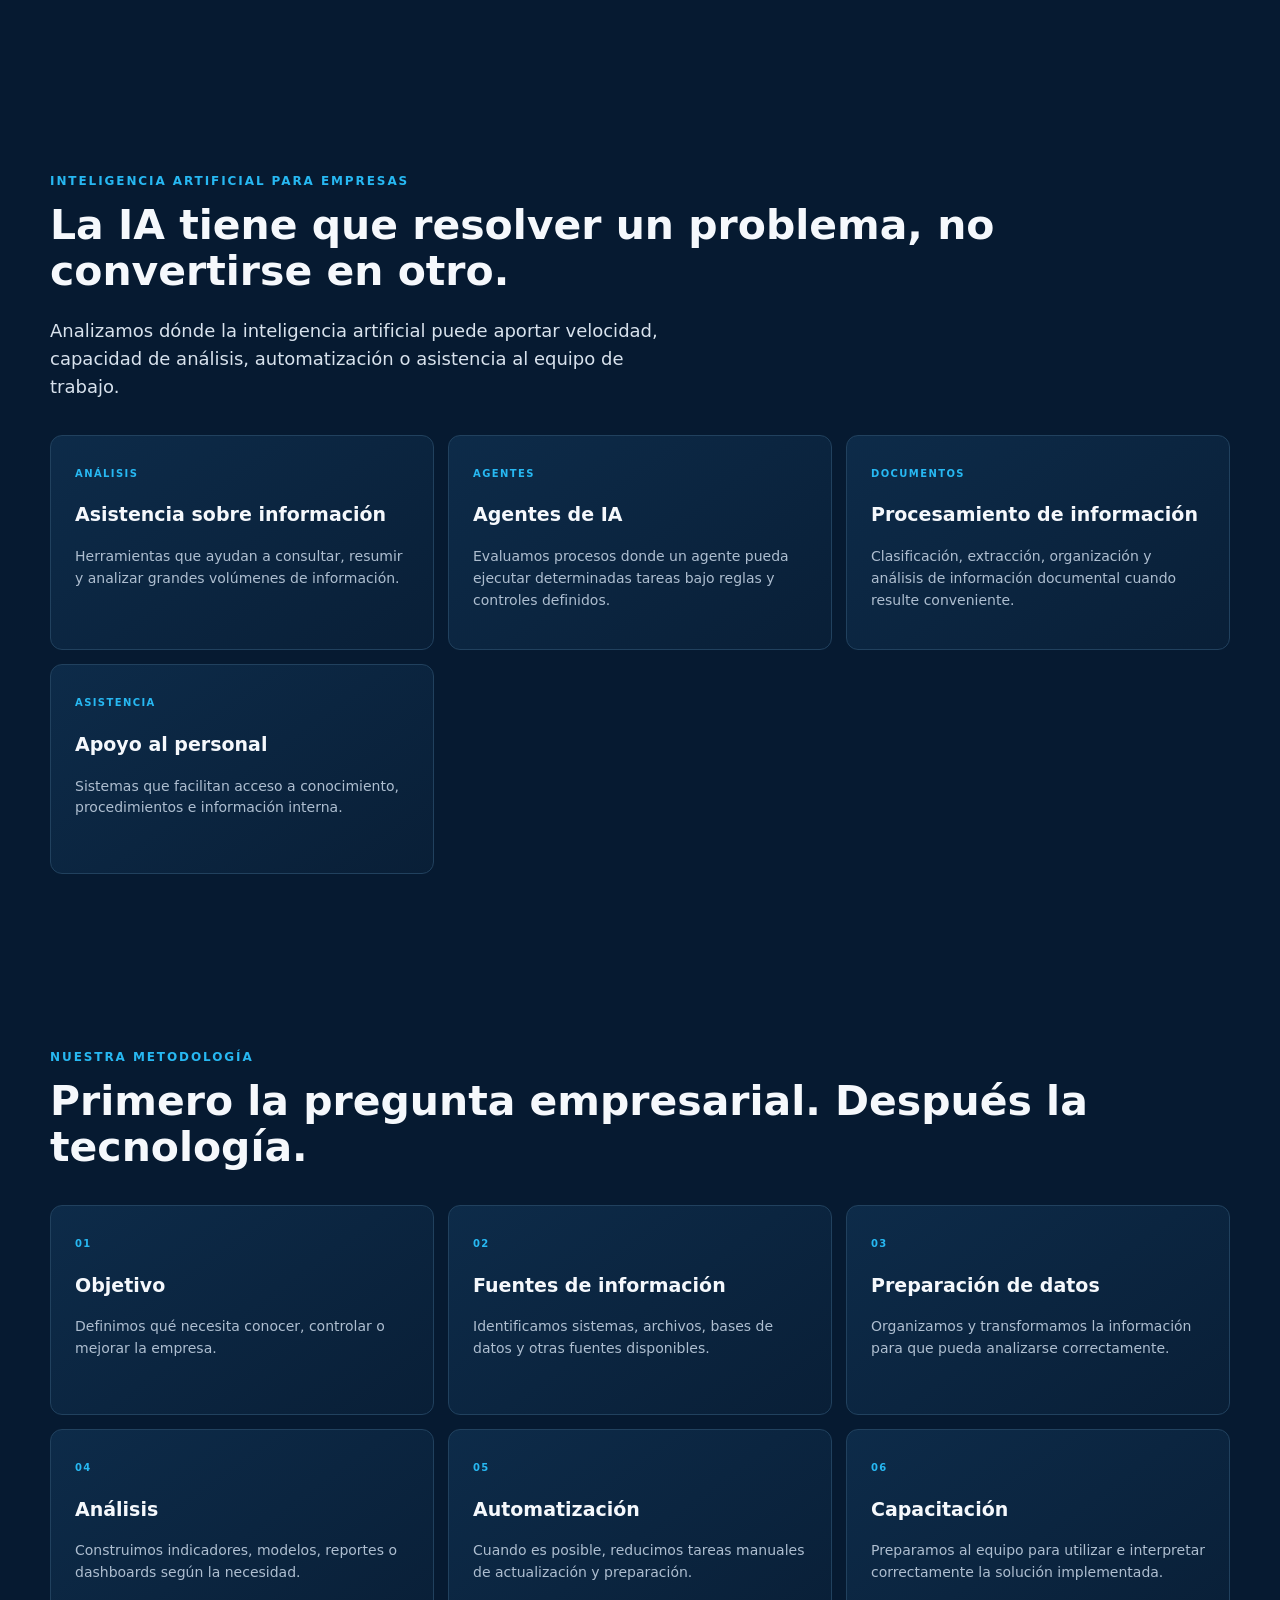
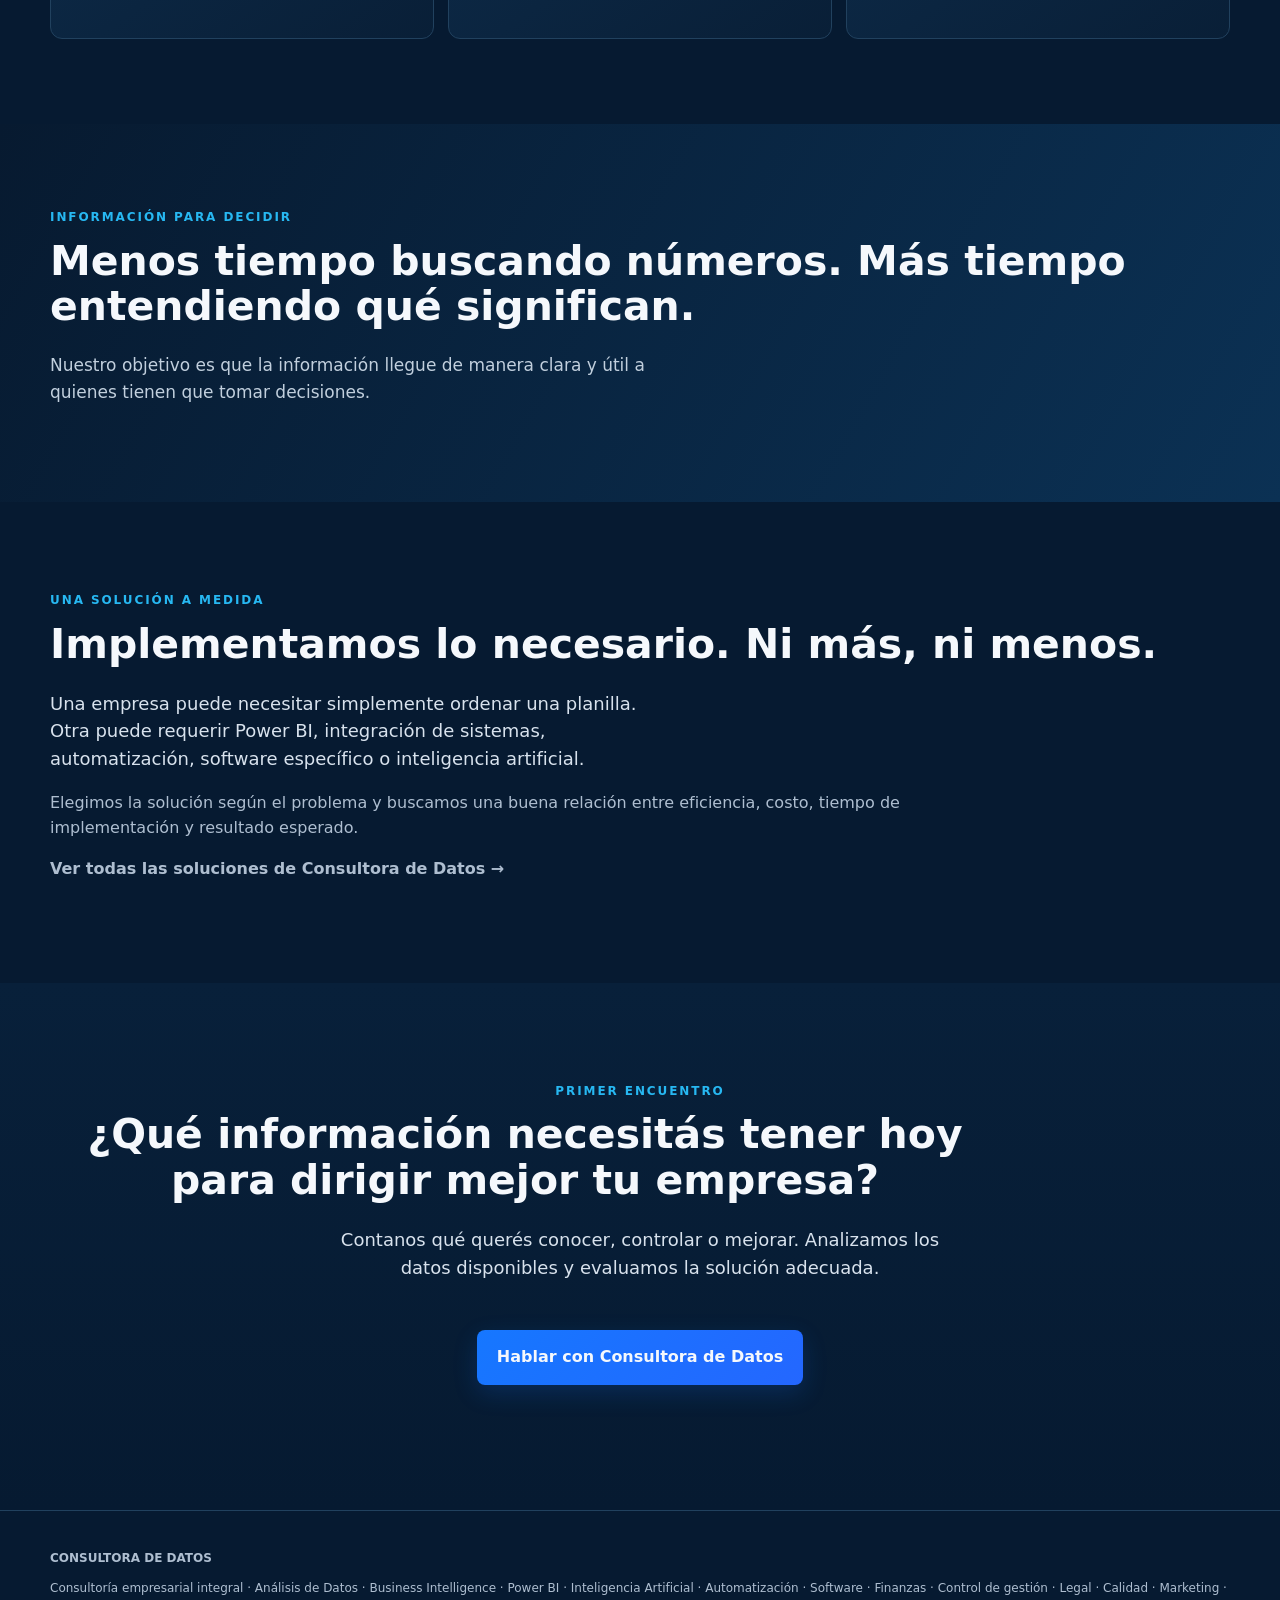
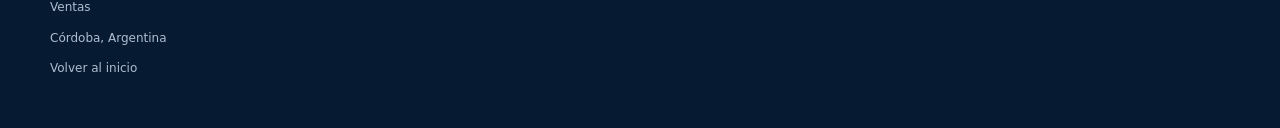
<file: analisis-datos-inteligencia-artificial.html>
<!doctype html>
<html lang="es">

<head>

  <link rel="canonical" href="https://consultoradedatos.com/analisis-datos-inteligencia-artificial.html">

  <!-- Google tag -->
  <script async src="https://www.googletagmanager.com/gtag/js?id=G-LFECQJY7NT"></script>
  <script>
    window.dataLayer = window.dataLayer || [];
    function gtag(){dataLayer.push(arguments);}
    gtag('js', new Date());
    gtag('config', 'G-LFECQJY7NT');
  </script>

  <meta charset="utf-8">
  <meta name="viewport" content="width=device-width,initial-scale=1">

  <title>Análisis de Datos e Inteligencia Artificial para Empresas | Consultora de Datos</title>

  <meta
    name="description"
    content="Análisis de datos, Business Intelligence, Power BI e inteligencia artificial para empresas y PyMEs. Transformamos datos en información para mejorar decisiones y resultados."
  >

  <meta name="robots" content="index, follow">

  <meta property="og:title" content="Análisis de Datos e Inteligencia Artificial | Consultora de Datos">

  <meta
    property="og:description"
    content="Business Intelligence, dashboards, Power BI, análisis de datos e inteligencia artificial aplicada a problemas empresariales."
  >

  <meta property="og:url" content="https://consultoradedatos.com/analisis-datos-inteligencia-artificial.html">
  <meta property="og:type" content="website">
  <meta property="og:locale" content="es_AR">
  <meta property="og:site_name" content="Consultora de Datos">

  <link rel="stylesheet" href="style.css">

  <!-- Datos estructurados -->
  <script type="application/ld+json">
  {
    "@context": "https://schema.org",
    "@type": "Service",
    "name": "Análisis de Datos e Inteligencia Artificial para Empresas",
    "description": "Consultoría de análisis de datos, Business Intelligence, Power BI, dashboards, KPIs, integración de información e inteligencia artificial aplicada a empresas.",
    "provider": {
      "@type": "ProfessionalService",
      "name": "Consultora de Datos",
      "url": "https://consultoradedatos.com/"
    },
    "areaServed": {
      "@type": "AdministrativeArea",
      "name": "Córdoba, Argentina"
    }
  }
  </script>

</head>


<body class="service-page">

<header>

  <div class="container nav">

    <a href="/" class="brand" style="text-decoration:none;">
      <strong>CONSULTORA</strong>
      <span>DE DATOS</span>
    </a>

    <nav>
      <a href="/">Inicio</a>
      <a href="/#soluciones">Soluciones</a>
      <a href="/#sectores">Sectores</a>
    </nav>

    <a
      class="btn primary"
      href="https://wa.me/5493572619874?text=Hola%2C%20quiero%20consultar%20por%20analisis%20de%20datos%20e%20inteligencia%20artificial."
      target="_blank"
      rel="noopener"
      onclick="gtag('event','contacto_whatsapp');"
    >
      Reunión gratuita
    </a>

  </div>

</header>


<main>


<section class="hero">

  <div class="container hero-grid">

    <div>

      <span class="eyebrow">DATOS + INTELIGENCIA ARTIFICIAL</span>

      <h1>
        Tu empresa ya genera datos.
        Nosotros los convertimos en información para decidir.
      </h1>

      <p class="lead">
        Integramos, organizamos y analizamos información empresarial
        para detectar oportunidades, controlar resultados y facilitar
        decisiones. Cuando aporta valor, incorporamos inteligencia
        artificial para ampliar esas capacidades.
      </p>

      <div class="hero-actions">

        <a
          class="btn primary"
          href="https://wa.me/5493572619874?text=Hola%2C%20quiero%20aprovechar%20mejor%20los%20datos%20de%20mi%20empresa."
          target="_blank"
          rel="noopener"
          onclick="gtag('event','contacto_whatsapp');"
        >
          Solicitar diagnóstico inicial
        </a>

        <a class="btn secondary" href="/">
          Conocer la Consultora
        </a>

      </div>

    </div>

  </div>

</section>


<section>

  <div class="container">

    <span class="eyebrow">DE LOS DATOS A LA DECISIÓN</span>

    <h2>
      Datos → Información → Análisis → Decisión → Acción.
    </h2>

    <p class="lead">
      El objetivo no es generar más gráficos.
      Es conseguir que la información ayude a entender qué está
      pasando, por qué sucede y dónde conviene actuar.
    </p>

    <div class="cards">

      <article>
        <span class="tag">DATOS</span>
        <h3>Integración de información</h3>
        <p>
          Reunimos información proveniente de sistemas, bases de datos,
          Excel y otras fuentes para construir una visión más completa.
        </p>
      </article>

      <article>
        <span class="tag">BI</span>
        <h3>Business Intelligence</h3>
        <p>
          Transformamos datos operativos, comerciales y financieros
          en información útil para la gestión.
        </p>
      </article>

      <article>
        <span class="tag">POWER BI</span>
        <h3>Dashboards y tableros</h3>
        <p>
          Diseñamos tableros para visualizar indicadores,
          resultados, tendencias y desvíos.
        </p>
      </article>

      <article>
        <span class="tag">KPIs</span>
        <h3>Indicadores empresariales</h3>
        <p>
          Definimos métricas relevantes para controlar las áreas
          que realmente importan para cada negocio.
        </p>
      </article>

      <article>
        <span class="tag">ANÁLISIS</span>
        <h3>Análisis de datos</h3>
        <p>
          Buscamos relaciones, tendencias, comportamientos,
          anomalías y oportunidades que no siempre son visibles.
        </p>
      </article>

      <article>
        <span class="tag">IA</span>
        <h3>Inteligencia artificial aplicada</h3>
        <p>
          Evaluamos cómo utilizar IA para analizar información,
          asistir decisiones y mejorar determinados procesos.
        </p>
      </article>

    </div>

  </div>

</section>


<section class="alt">

  <div class="container">

    <span class="eyebrow">PROBLEMAS FRECUENTES</span>

    <h2>
      Tener muchos datos no significa tener buena información.
    </h2>

    <div class="cards">

      <article>
        <h3>La información está dispersa</h3>
        <p>
          Cada área utiliza planillas, sistemas o archivos diferentes
          y resulta difícil obtener una visión general.
        </p>
      </article>

      <article>
        <h3>Los reportes llevan horas</h3>
        <p>
          Todos los meses se repite manualmente el mismo trabajo
          para preparar información.
        </p>
      </article>

      <article>
        <h3>Los datos no coinciden</h3>
        <p>
          Diferentes áreas pueden presentar números distintos
          para explicar una misma situación.
        </p>
      </article>

      <article>
        <h3>Tenemos datos pero no sabemos qué mirar</h3>
        <p>
          Definimos indicadores vinculados con objetivos y
          necesidades reales de gestión.
        </p>
      </article>

      <article>
        <h3>Las decisiones llegan tarde</h3>
        <p>
          Mejoramos el acceso a la información para detectar
          problemas y oportunidades con mayor rapidez.
        </p>
      </article>

      <article>
        <h3>Queremos usar IA pero no sabemos dónde</h3>
        <p>
          Identificamos casos de uso concretos antes de incorporar
          herramientas solamente porque están de moda.
        </p>
      </article>

    </div>

  </div>

</section>


<section>

  <div class="container">

    <span class="eyebrow">BUSINESS INTELLIGENCE</span>

    <h2>
      Una visión clara del negocio en un solo lugar.
    </h2>

    <p class="lead">
      Podemos construir dashboards y sistemas de información
      para analizar ventas, finanzas, costos, rentabilidad,
      operaciones, clientes, inventarios y otros indicadores.
    </p>

    <div class="cards">

      <article>
        <span class="tag">VENTAS</span>
        <h3>Análisis comercial</h3>
        <p>
          Ventas, clientes, productos, vendedores,
          conversiones y evolución comercial.
        </p>
      </article>

      <article>
        <span class="tag">FINANZAS</span>
        <h3>Análisis financiero</h3>
        <p>
          Costos, gastos, rentabilidad, flujo de fondos
          y evolución de resultados.
        </p>
      </article>

      <article>
        <span class="tag">OPERACIONES</span>
        <h3>Análisis operativo</h3>
        <p>
          Productividad, tiempos, calidad, volúmenes,
          incidencias y eficiencia de procesos.
        </p>
      </article>

      <article>
        <span class="tag">GESTIÓN</span>
        <h3>Tablero gerencial</h3>
        <p>
          Indicadores estratégicos para facilitar el seguimiento
          general de la empresa.
        </p>
      </article>

    </div>

  </div>

</section>


<section>

  <div class="container">

    <span class="eyebrow">INTELIGENCIA ARTIFICIAL PARA EMPRESAS</span>

    <h2>
      La IA tiene que resolver un problema, no convertirse en otro.
    </h2>

    <p class="lead">
      Analizamos dónde la inteligencia artificial puede aportar
      velocidad, capacidad de análisis, automatización o asistencia
      al equipo de trabajo.
    </p>

    <div class="cards">

      <article>
        <span class="tag">ANÁLISIS</span>
        <h3>Asistencia sobre información</h3>
        <p>
          Herramientas que ayudan a consultar, resumir y analizar
          grandes volúmenes de información.
        </p>
      </article>

      <article>
        <span class="tag">AGENTES</span>
        <h3>Agentes de IA</h3>
        <p>
          Evaluamos procesos donde un agente pueda ejecutar
          determinadas tareas bajo reglas y controles definidos.
        </p>
      </article>

      <article>
        <span class="tag">DOCUMENTOS</span>
        <h3>Procesamiento de información</h3>
        <p>
          Clasificación, extracción, organización y análisis
          de información documental cuando resulte conveniente.
        </p>
      </article>

      <article>
        <span class="tag">ASISTENCIA</span>
        <h3>Apoyo al personal</h3>
        <p>
          Sistemas que facilitan acceso a conocimiento,
          procedimientos e información interna.
        </p>
      </article>

    </div>

  </div>

</section>


<section>

  <div class="container">

    <span class="eyebrow">NUESTRA METODOLOGÍA</span>

    <h2>
      Primero la pregunta empresarial. Después la tecnología.
    </h2>

    <div class="cards">

      <article>
        <span class="tag">01</span>
        <h3>Objetivo</h3>
        <p>
          Definimos qué necesita conocer, controlar o mejorar
          la empresa.
        </p>
      </article>

      <article>
        <span class="tag">02</span>
        <h3>Fuentes de información</h3>
        <p>
          Identificamos sistemas, archivos, bases de datos
          y otras fuentes disponibles.
        </p>
      </article>

      <article>
        <span class="tag">03</span>
        <h3>Preparación de datos</h3>
        <p>
          Organizamos y transformamos la información para
          que pueda analizarse correctamente.
        </p>
      </article>

      <article>
        <span class="tag">04</span>
        <h3>Análisis</h3>
        <p>
          Construimos indicadores, modelos, reportes o
          dashboards según la necesidad.
        </p>
      </article>

      <article>
        <span class="tag">05</span>
        <h3>Automatización</h3>
        <p>
          Cuando es posible, reducimos tareas manuales
          de actualización y preparación.
        </p>
      </article>

      <article>
        <span class="tag">06</span>
        <h3>Capacitación</h3>
        <p>
          Preparamos al equipo para utilizar e interpretar
          correctamente la solución implementada.
        </p>
      </article>

    </div>

  </div>

</section>


<section class="life">

  <div class="container">

    <span class="eyebrow">INFORMACIÓN PARA DECIDIR</span>

    <h2>
      Menos tiempo buscando números.
      Más tiempo entendiendo qué significan.
    </h2>

    <p class="lead">
      Nuestro objetivo es que la información llegue de manera
      clara y útil a quienes tienen que tomar decisiones.
    </p>

  </div>

</section>


<section>

  <div class="container">

    <span class="eyebrow">UNA SOLUCIÓN A MEDIDA</span>

    <h2>
      Implementamos lo necesario. Ni más, ni menos.
    </h2>

    <p class="lead">
      Una empresa puede necesitar simplemente ordenar una planilla.
      Otra puede requerir Power BI, integración de sistemas,
      automatización, software específico o inteligencia artificial.
    </p>

    <p>
      Elegimos la solución según el problema y buscamos una buena
      relación entre eficiencia, costo, tiempo de implementación
      y resultado esperado.
    </p>

    <p>
      <a href="/" style="font-weight:700; text-decoration:none;">
        Ver todas las soluciones de Consultora de Datos →
      </a>
    </p>

  </div>

</section>


<section class="closing">

  <div class="container">

    <span class="eyebrow">PRIMER ENCUENTRO</span>

    <h2>
      ¿Qué información necesitás tener hoy para dirigir mejor tu empresa?
    </h2>

    <p class="lead">
      Contanos qué querés conocer, controlar o mejorar.
      Analizamos los datos disponibles y evaluamos la solución adecuada.
    </p>

    <a
      class="btn primary"
      href="https://wa.me/5493572619874?text=Hola%2C%20quiero%20consultar%20por%20analisis%20de%20datos%20e%20inteligencia%20artificial%20para%20mi%20empresa."
      target="_blank"
      rel="noopener"
      onclick="gtag('event','contacto_whatsapp');"
    >
      Hablar con Consultora de Datos
    </a>

  </div>

</section>


</main>


<footer>

  <div class="container">

    <strong>CONSULTORA DE DATOS</strong>

    <p>
      Consultoría empresarial integral · Análisis de Datos ·
      Business Intelligence · Power BI · Inteligencia Artificial ·
      Automatización · Software · Finanzas · Control de gestión ·
      Legal · Calidad · Marketing · Ventas
    </p>

    <p>Córdoba, Argentina</p>

    <p>
      <a href="/">Volver al inicio</a>
    </p>

  </div>

</footer>


</body>
</html>
</file>
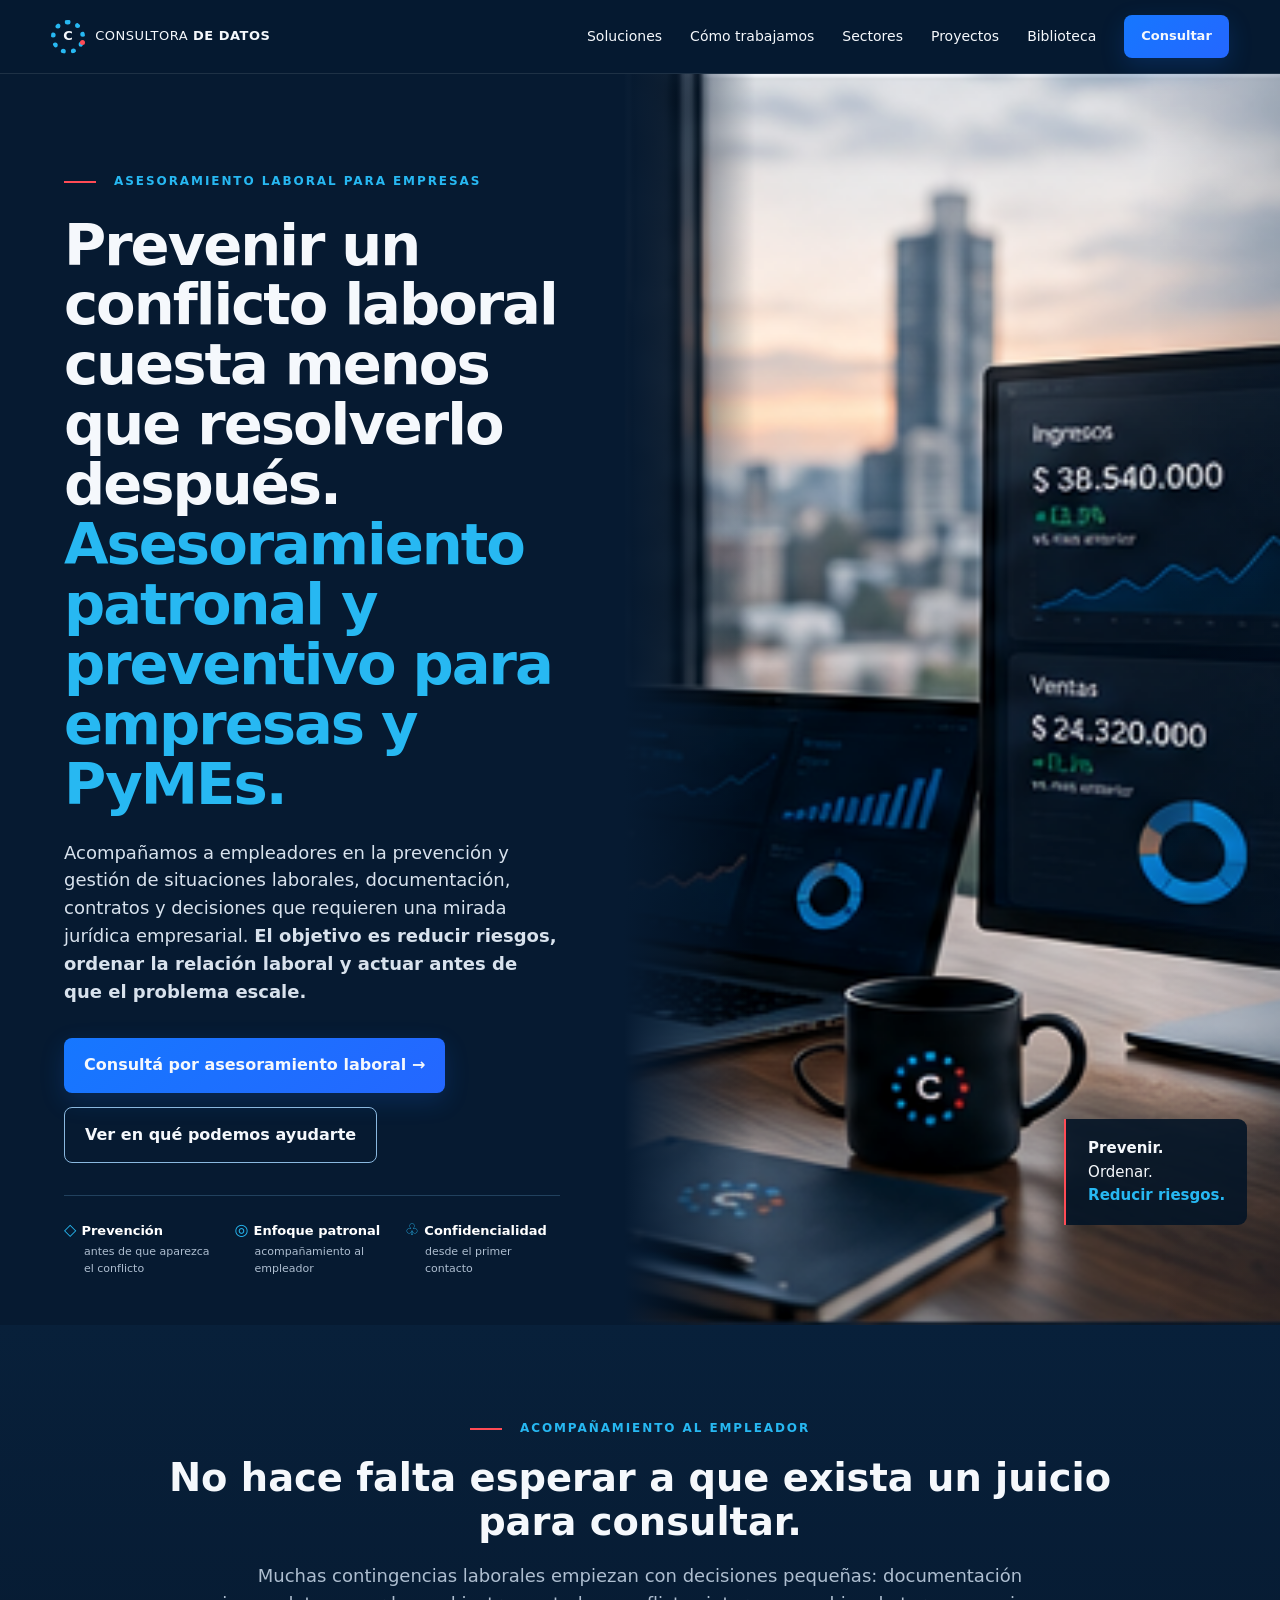
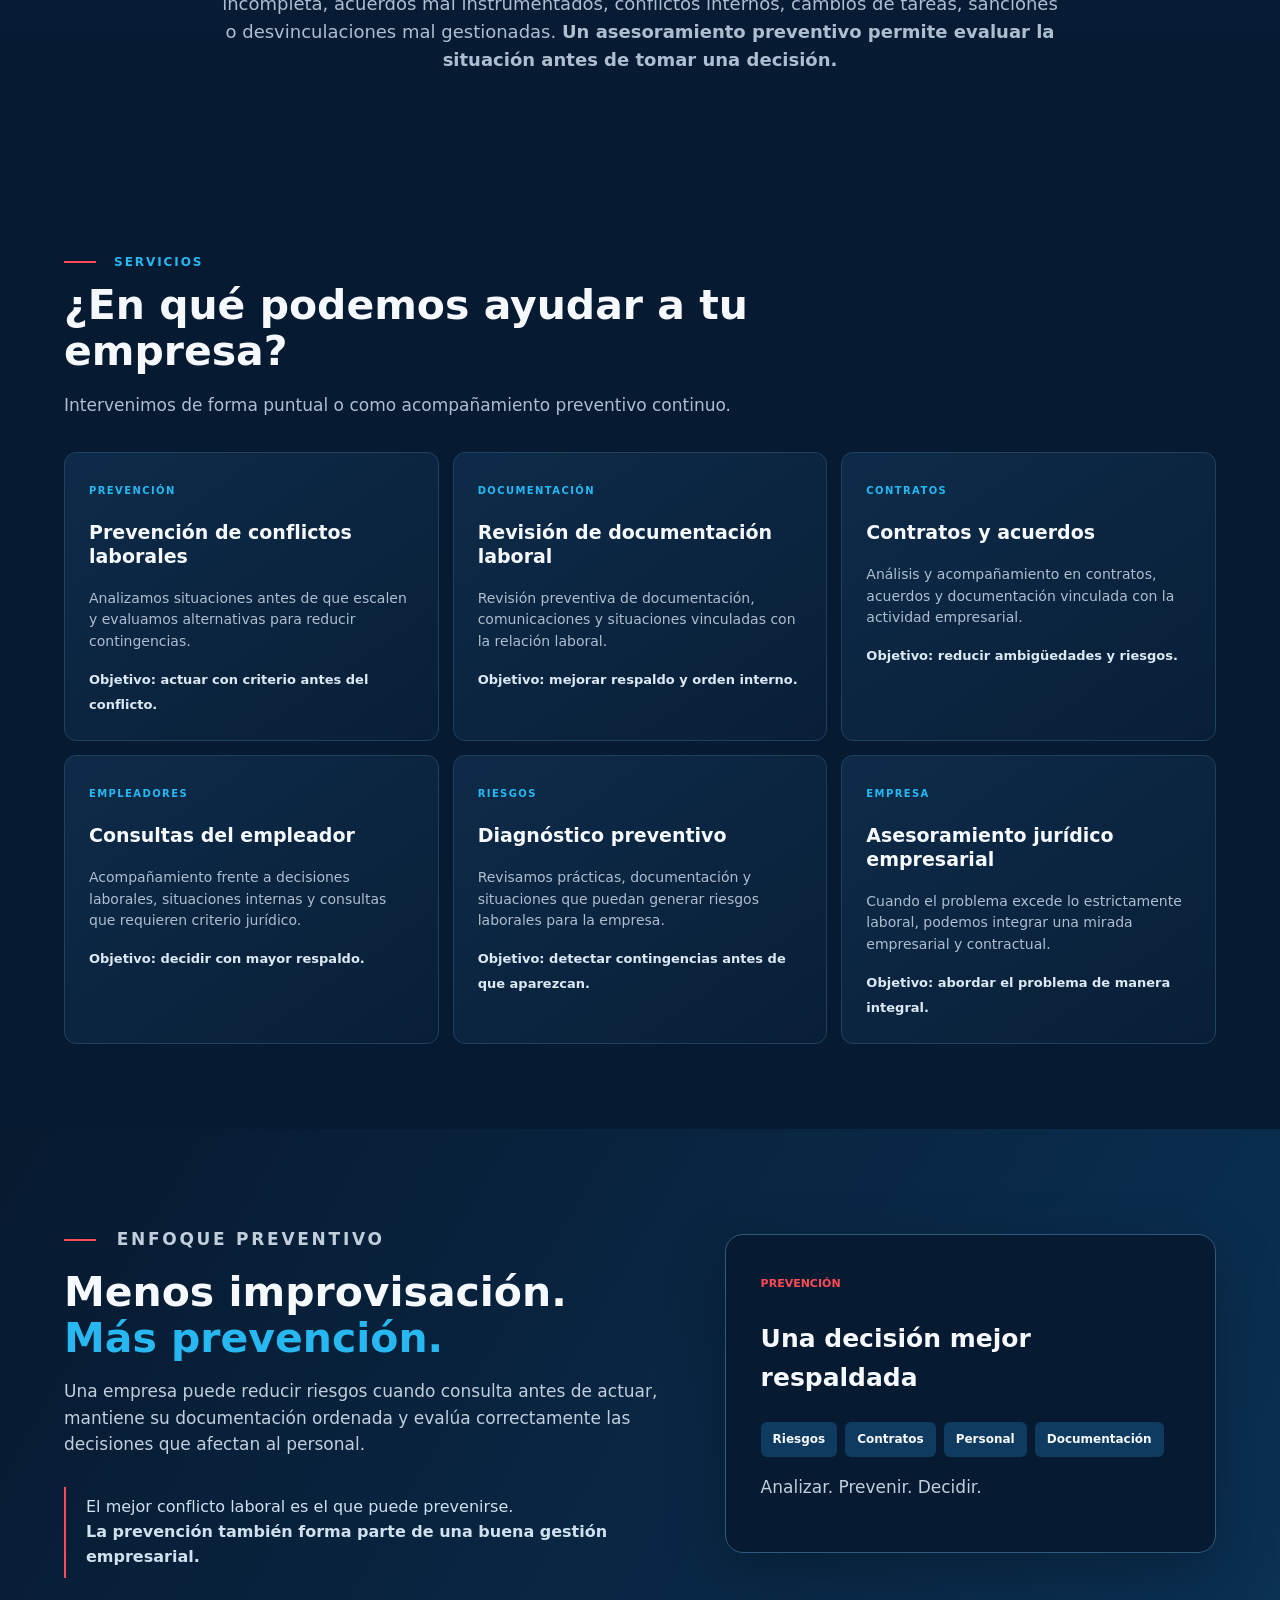
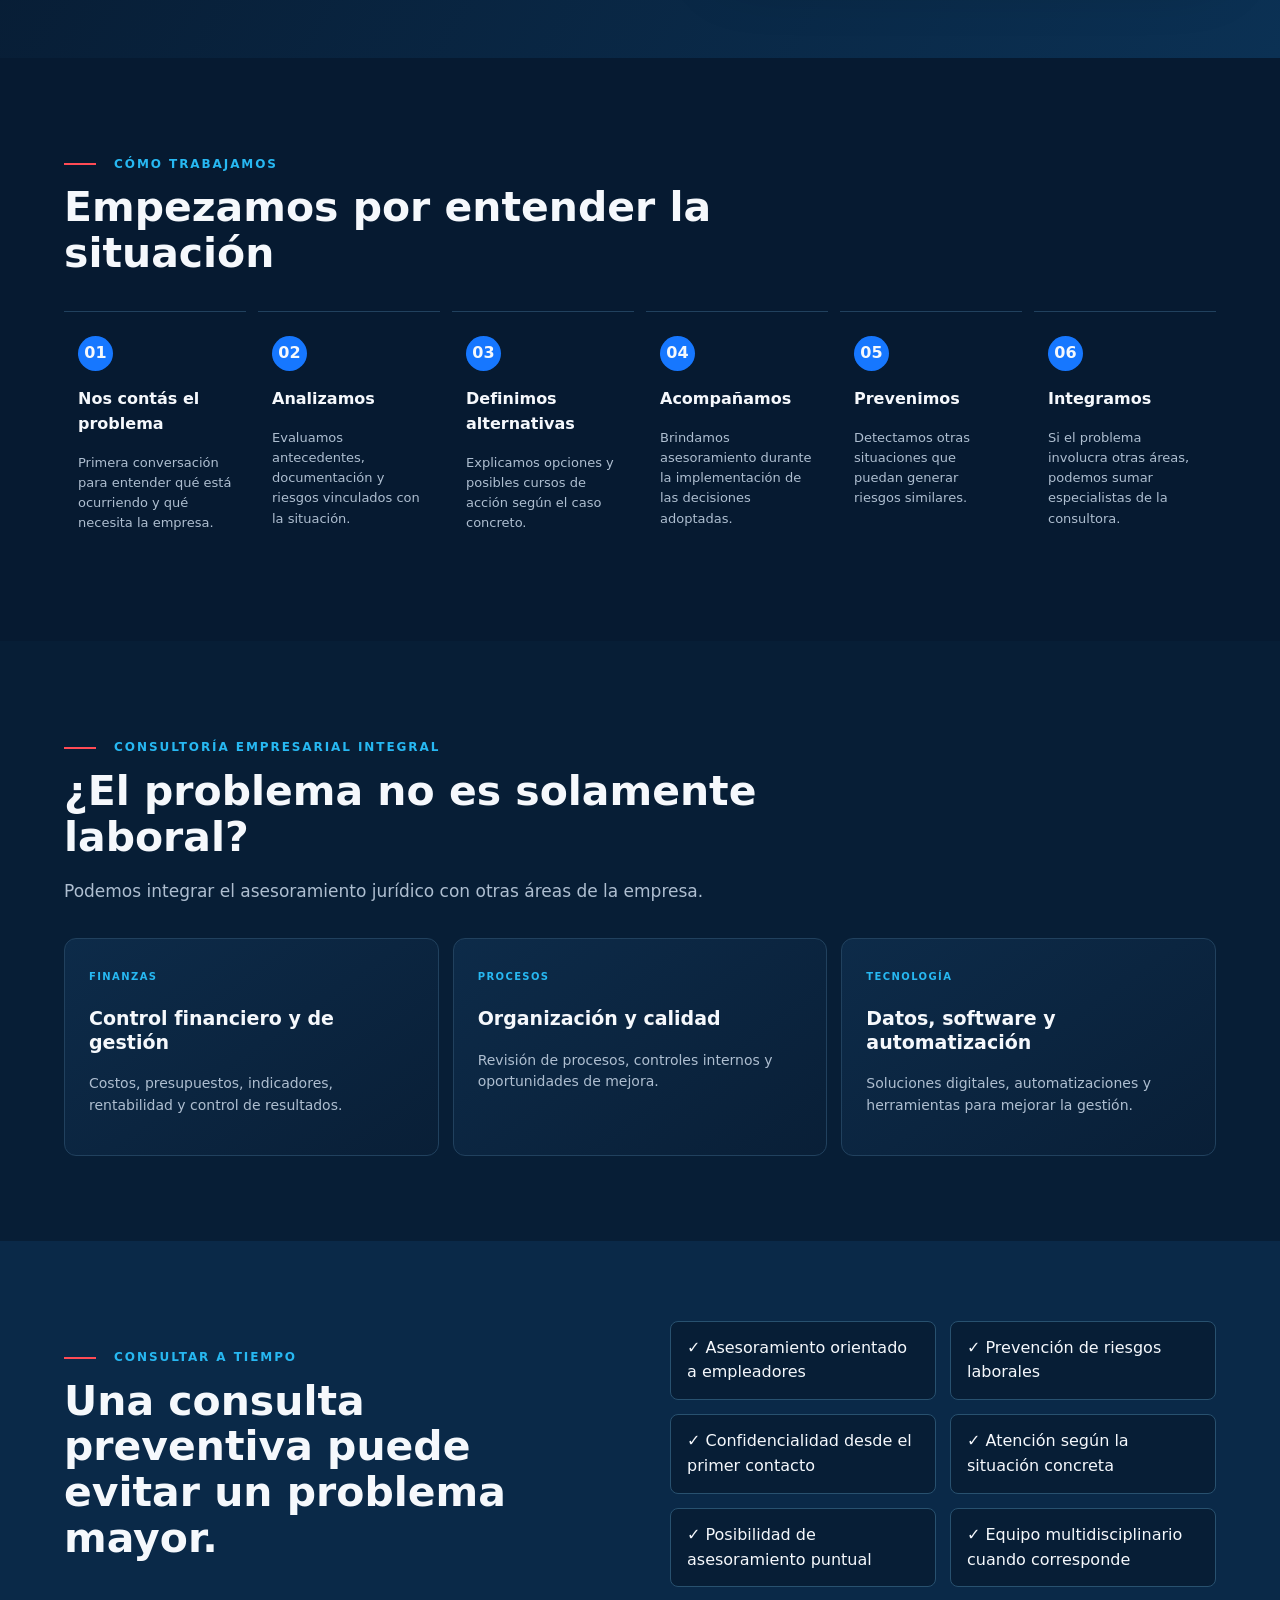
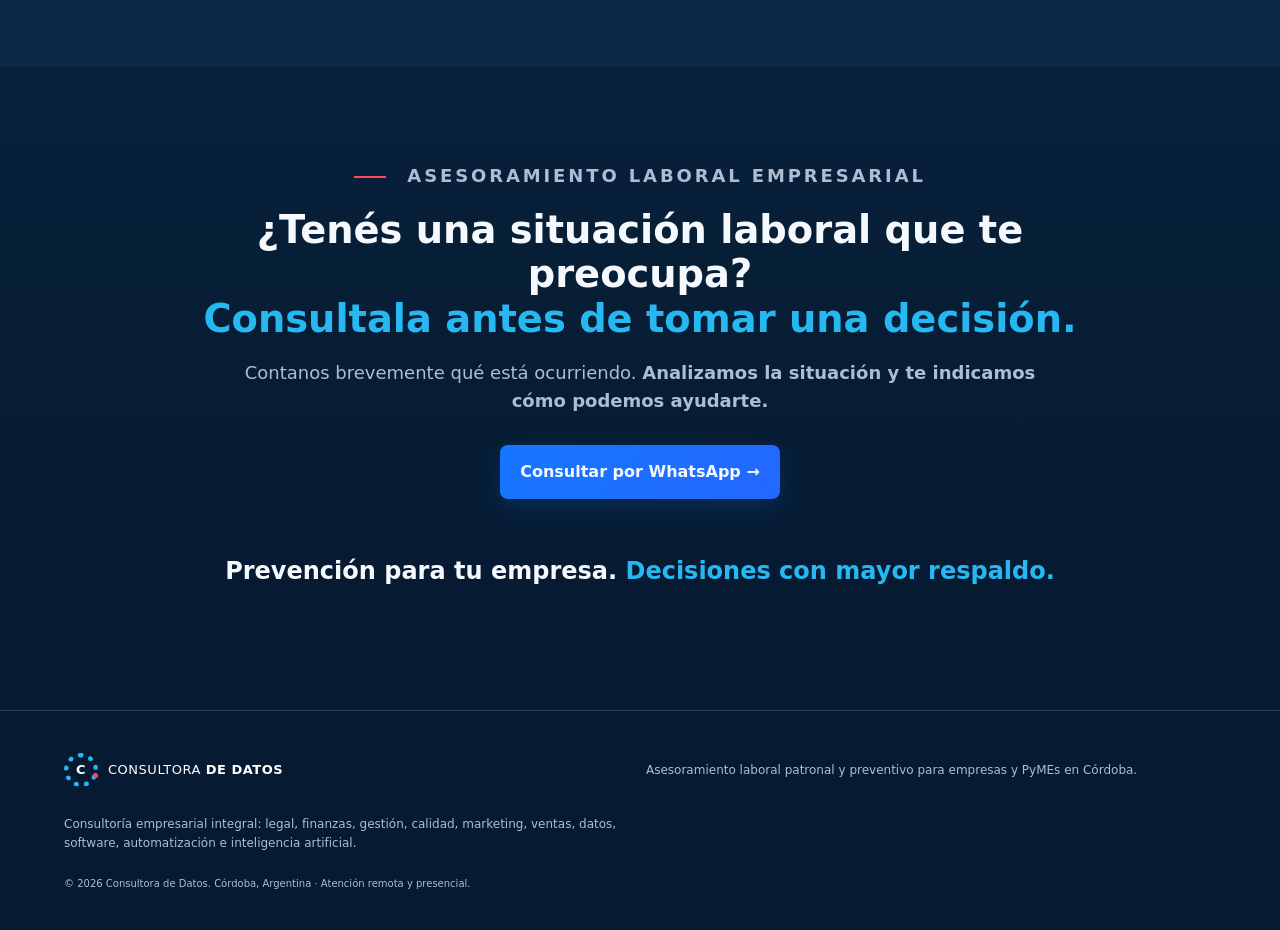
<file: asesoramiento-laboral-empresas.html>
<!doctype html>
<html lang="es">

<head>

  <link rel="canonical" href="https://consultoradedatos.com/asesoramiento-laboral-empresas.html">

  <!-- Google tag (gtag.js) -->
  <script async src="https://www.googletagmanager.com/gtag/js?id=G-LFECQJY7NT"></script>
  <script>
    window.dataLayer = window.dataLayer || [];
    function gtag(){dataLayer.push(arguments);}
    gtag('js', new Date());
    gtag('config', 'G-LFECQJY7NT');
  </script>

  <meta charset="utf-8">
  <meta name="viewport" content="width=device-width,initial-scale=1">

  <title>Asesoramiento Laboral para Empresas en Córdoba | Consultora de Datos</title>

  <meta
    name="description"
    content="Asesoramiento laboral patronal y preventivo para empresas y PyMEs en Córdoba. Prevención de conflictos, contratos, documentación laboral y acompañamiento al empleador."
  >

  <meta name="robots" content="index, follow">

  <meta
    property="og:title"
    content="Asesoramiento Laboral para Empresas en Córdoba"
  >

  <meta
    property="og:description"
    content="Asesoramiento laboral patronal y preventivo para empresas, PyMEs y empleadores. Prevención de conflictos, documentación, contratos y acompañamiento empresarial."
  >

  <meta
    property="og:url"
    content="https://consultoradedatos.com/asesoramiento-laboral-empresas.html"
  >

  <meta property="og:type" content="website">
  <meta property="og:locale" content="es_AR">
  <meta property="og:site_name" content="Consultora de Datos">

  <link rel="stylesheet" href="style.css">

  <script type="application/ld+json">
  {
    "@context": "https://schema.org",
    "@type": "Service",
    "name": "Asesoramiento laboral para empresas",
    "provider": {
      "@type": "ProfessionalService",
      "name": "Consultora de Datos",
      "url": "https://consultoradedatos.com/"
    },
    "areaServed": {
      "@type": "AdministrativeArea",
      "name": "Córdoba"
    },
    "description": "Asesoramiento laboral patronal y preventivo para empresas y PyMEs: prevención de conflictos, contratos, documentación laboral y acompañamiento al empleador."
  }
  </script>

</head>


<body>


<header class="top">

  <a class="brand" href="https://consultoradedatos.com/">
    <span class="mark">C</span>
    <span>CONSULTORA <b>DE DATOS</b></span>
  </a>

  <nav>
    <a href="https://consultoradedatos.com/#soluciones">Soluciones</a>
    <a href="https://consultoradedatos.com/#proceso">Cómo trabajamos</a>
    <a href="https://consultoradedatos.com/#sectores">Sectores</a>
    <a href="https://consultoradedatos.com/#proyectos">Proyectos</a>
    <a href="https://consultoradedatos.com/#biblioteca">Biblioteca</a>
  </nav>

  <a
    class="btn small"
    href="https://wa.me/5493572619874?text=Hola%2C%20quisiera%20consultar%20por%20asesoramiento%20laboral%20para%20mi%20empresa."
    onclick="gtag('event','contacto_whatsapp', {'servicio':'laboral'});"
    target="_blank"
    rel="noopener"
  >
    Consultar
  </a>

</header>


<main>


<section class="hero" id="inicio">

  <div class="hero-copy">

    <p class="eyebrow">
      <i></i>
      ASESORAMIENTO LABORAL PARA EMPRESAS
    </p>

    <h1>
      Prevenir un conflicto laboral cuesta menos que resolverlo después.
      <span>Asesoramiento patronal y preventivo para empresas y PyMEs.</span>
    </h1>

    <p class="lead">
      Acompañamos a empleadores en la prevención y gestión de situaciones laborales,
      documentación, contratos y decisiones que requieren una mirada jurídica empresarial.
      <strong>
        El objetivo es reducir riesgos, ordenar la relación laboral y actuar antes de que el problema escale.
      </strong>
    </p>

    <div class="actions">

      <a
        class="btn"
        href="https://wa.me/5493572619874?text=Hola%2C%20quisiera%20consultar%20por%20asesoramiento%20laboral%20para%20mi%20empresa."
        onclick="gtag('event','contacto_whatsapp', {'servicio':'laboral'});"
        target="_blank"
        rel="noopener"
      >
        Consultá por asesoramiento laboral →
      </a>

      <a class="btn ghost" href="#servicios">
        Ver en qué podemos ayudarte
      </a>

    </div>


    <div class="trust">

      <span>
        ◇
        <b>Prevención</b>
        <small>antes de que aparezca el conflicto</small>
      </span>

      <span>
        ◎
        <b>Enfoque patronal</b>
        <small>acompañamiento al empleador</small>
      </span>

      <span>
        ♧
        <b>Confidencialidad</b>
        <small>desde el primer contacto</small>
      </span>

    </div>

  </div>


  <div class="hero-photo">

    <img
      src="hero-business.png"
      alt="Asesoramiento laboral patronal y preventivo para empresas en Córdoba"
    >

    <div class="float">
      <b>Prevenir.</b><br>
      Ordenar.<br>
      <strong>Reducir riesgos.</strong>
    </div>

  </div>

</section>



<section class="intro">

  <p class="eyebrow center">
    <i></i>
    ACOMPAÑAMIENTO AL EMPLEADOR
  </p>

  <h2>
    No hace falta esperar a que exista un juicio para consultar.
  </h2>

  <p>
    Muchas contingencias laborales empiezan con decisiones pequeñas:
    documentación incompleta, acuerdos mal instrumentados,
    conflictos internos, cambios de tareas, sanciones o desvinculaciones mal gestionadas.
    <strong>
      Un asesoramiento preventivo permite evaluar la situación antes de tomar una decisión.
    </strong>
  </p>

</section>



<section class="section" id="servicios">

  <div class="head">

    <p class="eyebrow">
      <i></i>
      SERVICIOS
    </p>

    <h2>
      ¿En qué podemos ayudar a tu empresa?
    </h2>

    <p>
      Intervenimos de forma puntual o como acompañamiento preventivo continuo.
    </p>

  </div>


  <div class="cards three">

    <article>
      <span class="tag">PREVENCIÓN</span>
      <h3>Prevención de conflictos laborales</h3>
      <p>
        Analizamos situaciones antes de que escalen
        y evaluamos alternativas para reducir contingencias.
      </p>
      <strong>
        Objetivo: actuar con criterio antes del conflicto.
      </strong>
    </article>


    <article>
      <span class="tag">DOCUMENTACIÓN</span>
      <h3>Revisión de documentación laboral</h3>
      <p>
        Revisión preventiva de documentación,
        comunicaciones y situaciones vinculadas con la relación laboral.
      </p>
      <strong>
        Objetivo: mejorar respaldo y orden interno.
      </strong>
    </article>


    <article>
      <span class="tag">CONTRATOS</span>
      <h3>Contratos y acuerdos</h3>
      <p>
        Análisis y acompañamiento en contratos,
        acuerdos y documentación vinculada con la actividad empresarial.
      </p>
      <strong>
        Objetivo: reducir ambigüedades y riesgos.
      </strong>
    </article>


    <article>
      <span class="tag">EMPLEADORES</span>
      <h3>Consultas del empleador</h3>
      <p>
        Acompañamiento frente a decisiones laborales,
        situaciones internas y consultas que requieren criterio jurídico.
      </p>
      <strong>
        Objetivo: decidir con mayor respaldo.
      </strong>
    </article>


    <article>
      <span class="tag">RIESGOS</span>
      <h3>Diagnóstico preventivo</h3>
      <p>
        Revisamos prácticas, documentación y situaciones
        que puedan generar riesgos laborales para la empresa.
      </p>
      <strong>
        Objetivo: detectar contingencias antes de que aparezcan.
      </strong>
    </article>


    <article>
      <span class="tag">EMPRESA</span>
      <h3>Asesoramiento jurídico empresarial</h3>
      <p>
        Cuando el problema excede lo estrictamente laboral,
        podemos integrar una mirada empresarial y contractual.
      </p>
      <strong>
        Objetivo: abordar el problema de manera integral.
      </strong>
    </article>

  </div>

</section>



<section class="life">

  <div>

    <p class="eyebrow">
      <i></i>
      ENFOQUE PREVENTIVO
    </p>

    <h2>
      Menos improvisación.<br>
      <span>Más prevención.</span>
    </h2>

    <p>
      Una empresa puede reducir riesgos cuando consulta antes de actuar,
      mantiene su documentación ordenada
      y evalúa correctamente las decisiones que afectan al personal.
    </p>

    <blockquote>
      El mejor conflicto laboral es el que puede prevenirse.<br>
      <b>
        La prevención también forma parte de una buena gestión empresarial.
      </b>
    </blockquote>

  </div>


  <div class="life-panel">

    <span>
      PREVENCIÓN
    </span>

    <h3>
      Una decisión mejor respaldada
    </h3>

    <div>
      <b>Riesgos</b>
      <b>Contratos</b>
      <b>Personal</b>
      <b>Documentación</b>
    </div>

    <p>
      Analizar. Prevenir. Decidir.
    </p>

  </div>

</section>



<section class="section" id="proceso">

  <div class="head">

    <p class="eyebrow">
      <i></i>
      CÓMO TRABAJAMOS
    </p>

    <h2>
      Empezamos por entender la situación
    </h2>

  </div>


  <div class="steps">

    <article>
      <b>01</b>
      <h3>Nos contás el problema</h3>
      <p>
        Primera conversación para entender
        qué está ocurriendo y qué necesita la empresa.
      </p>
    </article>


    <article>
      <b>02</b>
      <h3>Analizamos</h3>
      <p>
        Evaluamos antecedentes,
        documentación y riesgos vinculados con la situación.
      </p>
    </article>


    <article>
      <b>03</b>
      <h3>Definimos alternativas</h3>
      <p>
        Explicamos opciones y posibles cursos de acción
        según el caso concreto.
      </p>
    </article>


    <article>
      <b>04</b>
      <h3>Acompañamos</h3>
      <p>
        Brindamos asesoramiento durante la implementación
        de las decisiones adoptadas.
      </p>
    </article>


    <article>
      <b>05</b>
      <h3>Prevenimos</h3>
      <p>
        Detectamos otras situaciones
        que puedan generar riesgos similares.
      </p>
    </article>


    <article>
      <b>06</b>
      <h3>Integramos</h3>
      <p>
        Si el problema involucra otras áreas,
        podemos sumar especialistas de la consultora.
      </p>
    </article>

  </div>

</section>



<section class="section alt">

  <div class="head">

    <p class="eyebrow">
      <i></i>
      CONSULTORÍA EMPRESARIAL INTEGRAL
    </p>

    <h2>
      ¿El problema no es solamente laboral?
    </h2>

    <p>
      Podemos integrar el asesoramiento jurídico con otras áreas de la empresa.
    </p>

  </div>


  <div class="cards three">

    <article>
      <span class="tag">FINANZAS</span>
      <h3>Control financiero y de gestión</h3>
      <p>
        Costos, presupuestos, indicadores,
        rentabilidad y control de resultados.
      </p>
    </article>


    <article>
      <span class="tag">PROCESOS</span>
      <h3>Organización y calidad</h3>
      <p>
        Revisión de procesos,
        controles internos y oportunidades de mejora.
      </p>
    </article>


    <article>
      <span class="tag">TECNOLOGÍA</span>
      <h3>Datos, software y automatización</h3>
      <p>
        Soluciones digitales,
        automatizaciones y herramientas para mejorar la gestión.
      </p>
    </article>

  </div>

</section>



<section class="confidence">

  <div>

    <p class="eyebrow">
      <i></i>
      CONSULTAR A TIEMPO
    </p>

    <h2>
      Una consulta preventiva puede evitar un problema mayor.
    </h2>

  </div>


  <div class="checks">

    <span>✓ Asesoramiento orientado a empleadores</span>
    <span>✓ Prevención de riesgos laborales</span>
    <span>✓ Confidencialidad desde el primer contacto</span>
    <span>✓ Atención según la situación concreta</span>
    <span>✓ Posibilidad de asesoramiento puntual</span>
    <span>✓ Equipo multidisciplinario cuando corresponde</span>

  </div>

</section>



<section class="closing" id="contacto">

  <p class="eyebrow center">
    <i></i>
    ASESORAMIENTO LABORAL EMPRESARIAL
  </p>

  <h2>
    ¿Tenés una situación laboral que te preocupa?<br>
    <span>
      Consultala antes de tomar una decisión.
    </span>
  </h2>

  <p>
    Contanos brevemente qué está ocurriendo.
    <strong>
      Analizamos la situación y te indicamos cómo podemos ayudarte.
    </strong>
  </p>


  <a
    class="btn"
    href="https://wa.me/5493572619874?text=Hola%2C%20quisiera%20consultar%20por%20asesoramiento%20laboral%20para%20mi%20empresa."
    onclick="gtag('event','contacto_whatsapp', {'servicio':'laboral'});"
    target="_blank"
    rel="noopener"
  >
    Consultar por WhatsApp →
  </a>


  <h3>
    Prevención para tu empresa.
    <span>
      Decisiones con mayor respaldo.
    </span>
  </h3>

</section>


</main>



<footer>

  <div class="brand">

    <span class="mark">C</span>

    <span>
      CONSULTORA
      <b>DE DATOS</b>
    </span>

  </div>


  <p>
    Asesoramiento laboral patronal y preventivo
    para empresas y PyMEs en Córdoba.
  </p>


  <p>
    Consultoría empresarial integral:
    legal, finanzas, gestión, calidad,
    marketing, ventas, datos, software,
    automatización e inteligencia artificial.
  </p>


  <small>
    © 2026 Consultora de Datos. Córdoba, Argentina · Atención remota y presencial.
  </small>

</footer>


</body>

</html>
</file>
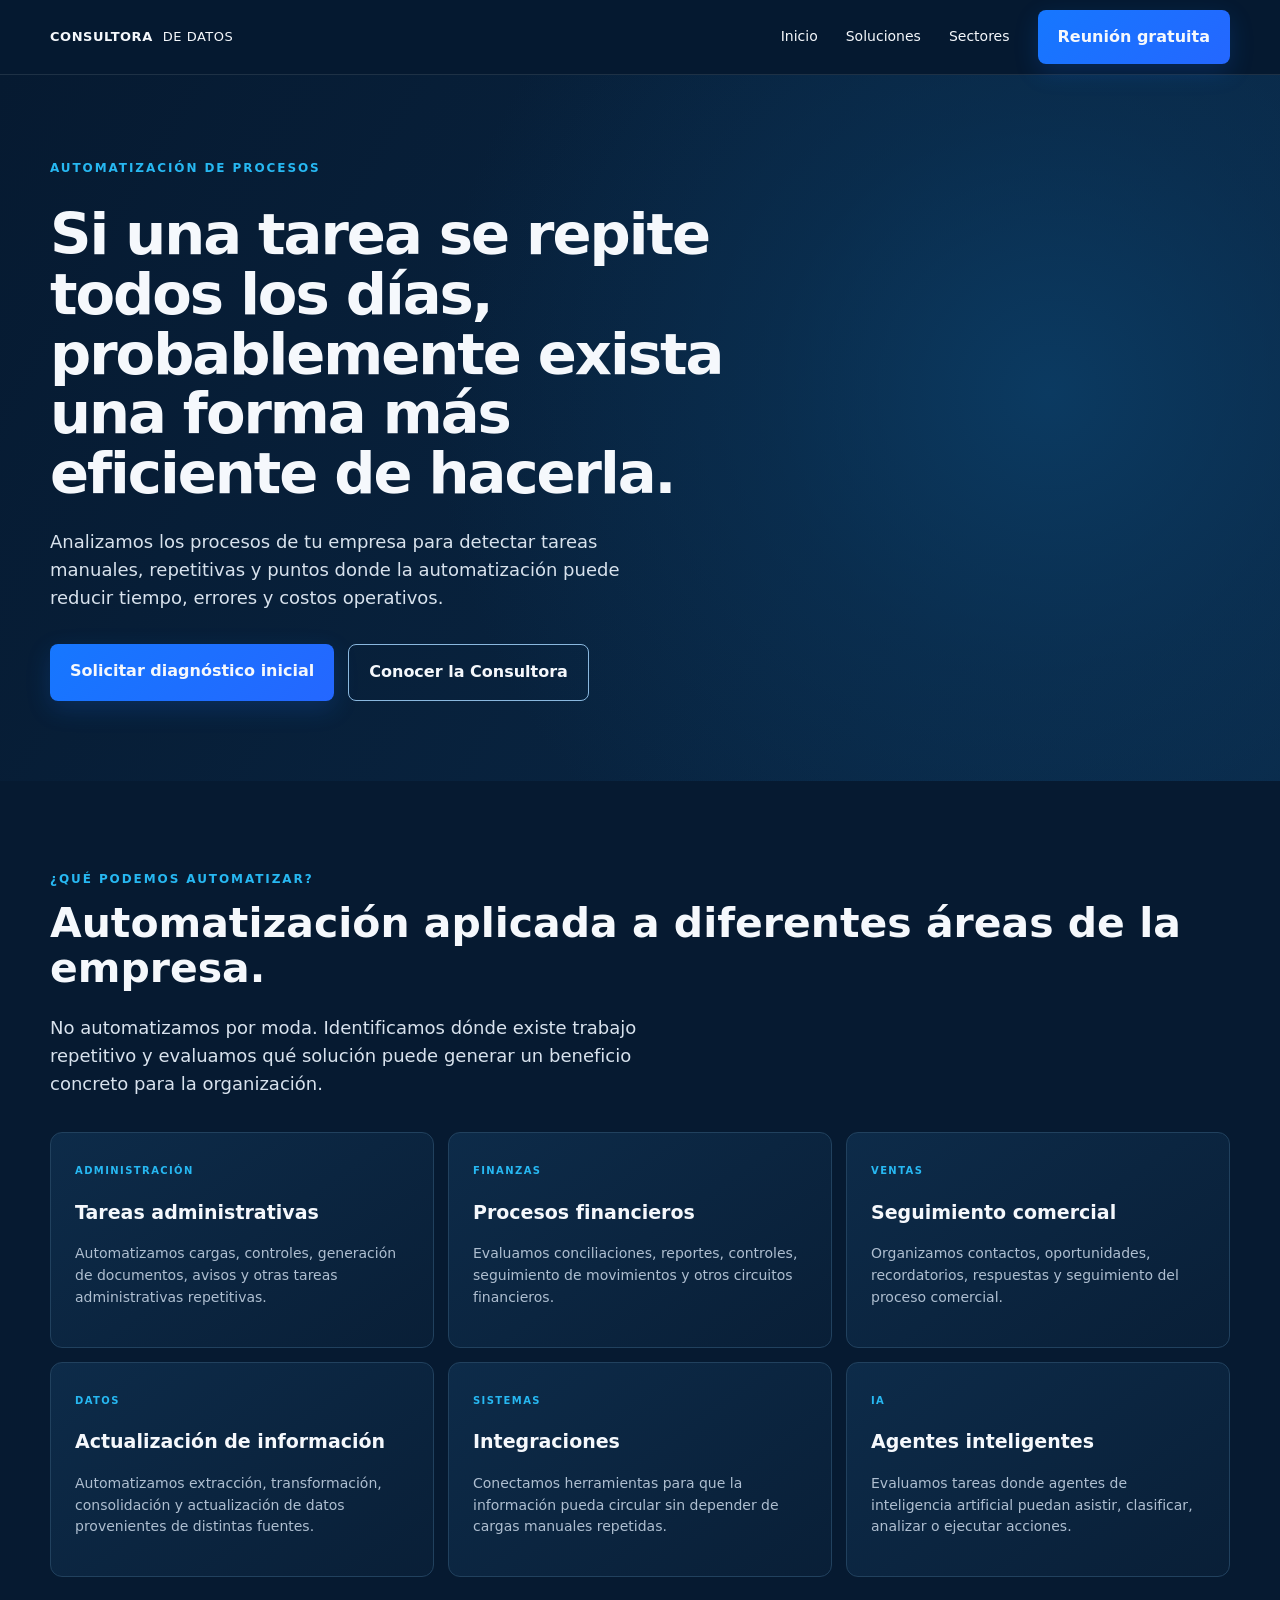
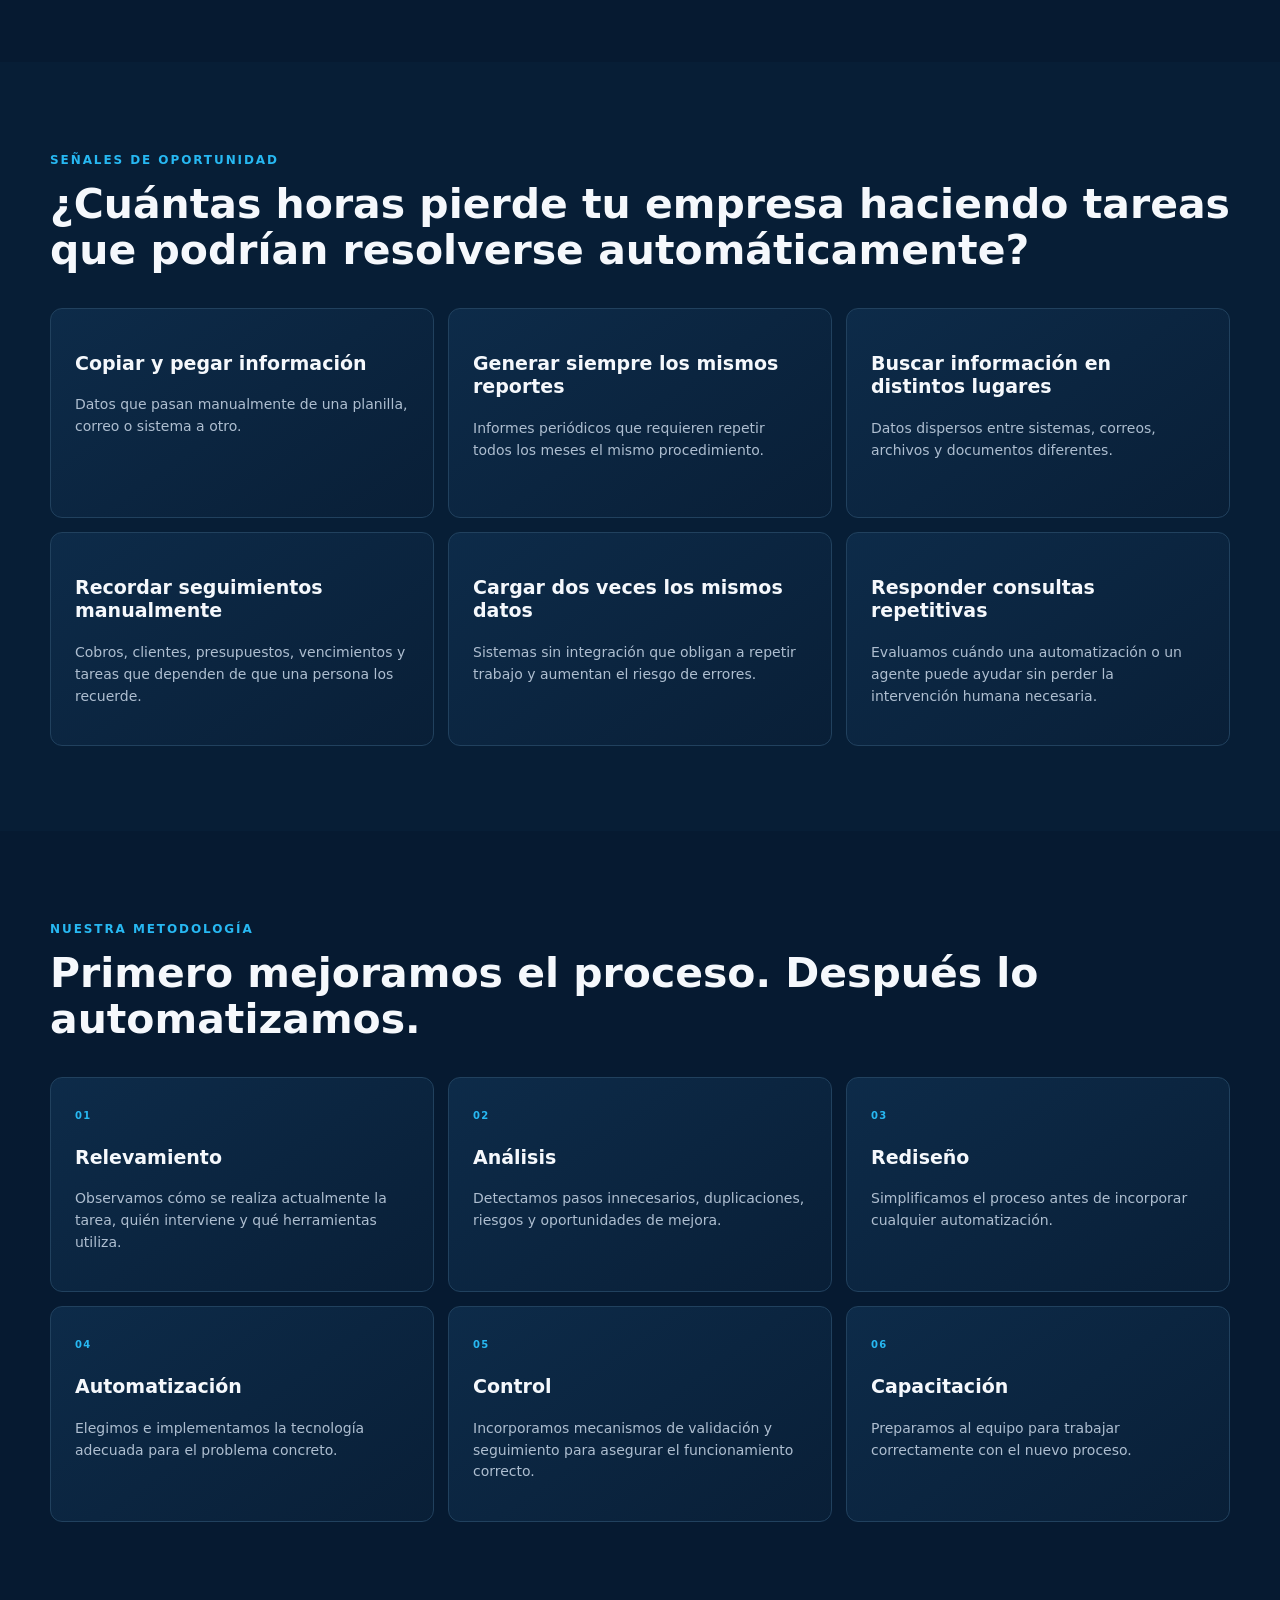
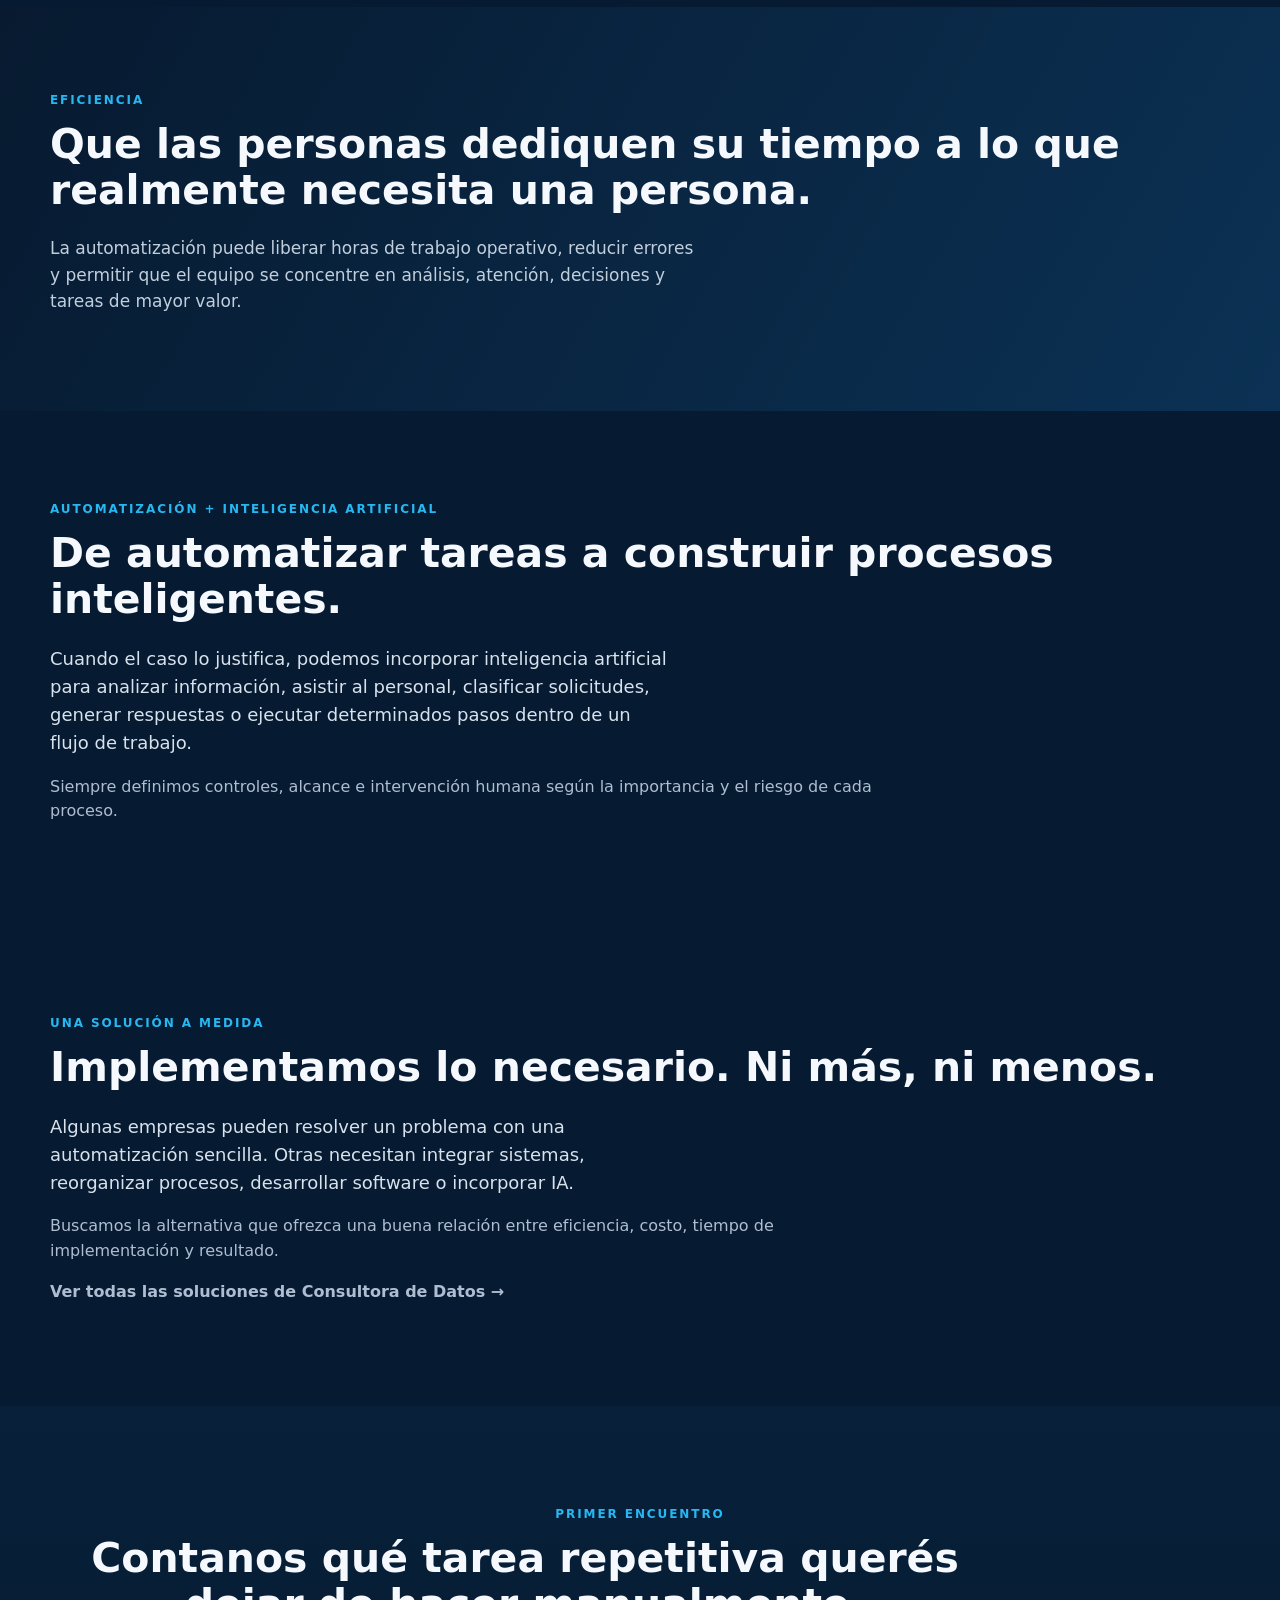
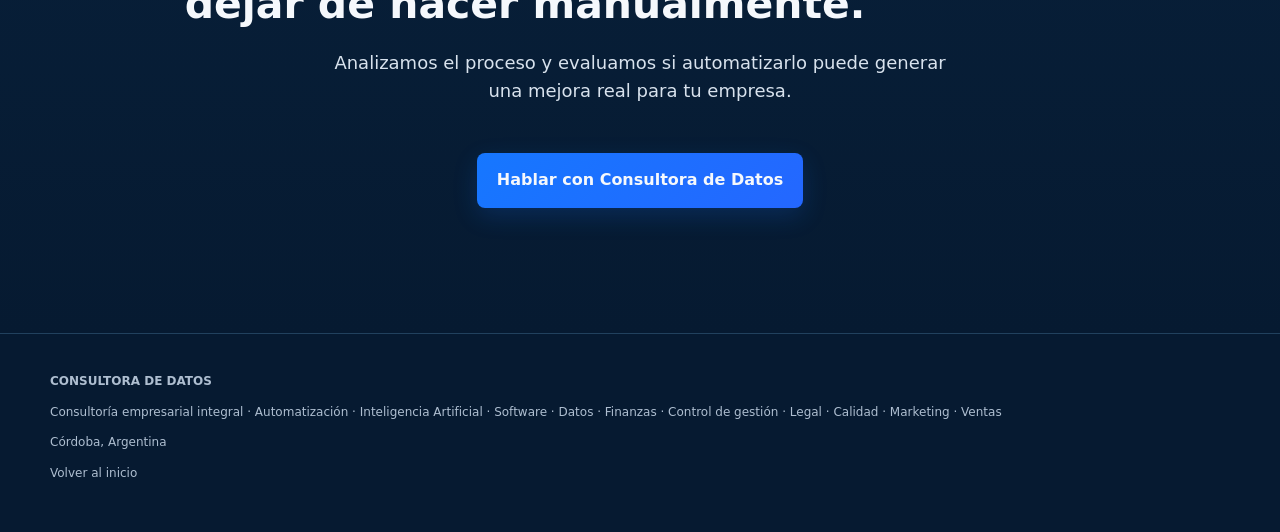
<file: automatizacion-procesos-empresas.html>
<!doctype html>
<html lang="es">

<head>

  <link rel="canonical" href="https://consultoradedatos.com/automatizacion-procesos-empresas.html">

  <!-- Google tag -->
  <script async src="https://www.googletagmanager.com/gtag/js?id=G-LFECQJY7NT"></script>
  <script>
    window.dataLayer = window.dataLayer || [];
    function gtag(){dataLayer.push(arguments);}
    gtag('js', new Date());
    gtag('config', 'G-LFECQJY7NT');
  </script>

  <meta charset="utf-8">
  <meta name="viewport" content="width=device-width,initial-scale=1">

  <title>Automatización de Procesos para Empresas en Córdoba | Consultora de Datos</title>

  <meta
    name="description"
    content="Automatización de procesos para empresas y PyMEs en Córdoba. Reducimos tareas manuales, conectamos sistemas y aplicamos automatización e IA para mejorar la eficiencia."
  >

  <meta name="robots" content="index, follow">

  <meta property="og:title" content="Automatización de Procesos para Empresas | Consultora de Datos">

  <meta
    property="og:description"
    content="Automatizamos tareas administrativas, financieras, comerciales y operativas para reducir trabajo manual y mejorar la eficiencia empresarial."
  >

  <meta property="og:url" content="https://consultoradedatos.com/automatizacion-procesos-empresas.html">
  <meta property="og:type" content="website">
  <meta property="og:locale" content="es_AR">
  <meta property="og:site_name" content="Consultora de Datos">

  <link rel="stylesheet" href="style.css">

  <!-- Datos estructurados -->
  <script type="application/ld+json">
  {
    "@context": "https://schema.org",
    "@type": "Service",
    "name": "Automatización de Procesos Empresariales",
    "description": "Consultoría e implementación de automatización de procesos administrativos, financieros, comerciales y operativos mediante integraciones, software e inteligencia artificial.",
    "provider": {
      "@type": "ProfessionalService",
      "name": "Consultora de Datos",
      "url": "https://consultoradedatos.com/"
    },
    "areaServed": {
      "@type": "AdministrativeArea",
      "name": "Córdoba, Argentina"
    }
  }
  </script>

</head>

<body class="service-page">

<header>

  <div class="container nav">

    <a href="/" class="brand" style="text-decoration:none;">
      <strong>CONSULTORA</strong>
      <span>DE DATOS</span>
    </a>

    <nav>
      <a href="/">Inicio</a>
      <a href="/#soluciones">Soluciones</a>
      <a href="/#sectores">Sectores</a>
    </nav>

    <a
      class="btn primary"
      href="https://wa.me/5493572619874?text=Hola%2C%20quiero%20consultar%20por%20automatizacion%20de%20procesos%20para%20mi%20empresa."
      target="_blank"
      rel="noopener"
      onclick="gtag('event','contacto_whatsapp');"
    >
      Reunión gratuita
    </a>

  </div>

</header>


<main>

<section class="hero">

  <div class="container hero-grid">

    <div>

      <span class="eyebrow">AUTOMATIZACIÓN DE PROCESOS</span>

      <h1>
        Si una tarea se repite todos los días, probablemente exista una forma más eficiente de hacerla.
      </h1>

      <p class="lead">
        Analizamos los procesos de tu empresa para detectar tareas
        manuales, repetitivas y puntos donde la automatización puede
        reducir tiempo, errores y costos operativos.
      </p>

      <div class="hero-actions">

        <a
          class="btn primary"
          href="https://wa.me/5493572619874?text=Hola%2C%20quiero%20analizar%20que%20procesos%20puedo%20automatizar%20en%20mi%20empresa."
          target="_blank"
          rel="noopener"
          onclick="gtag('event','contacto_whatsapp');"
        >
          Solicitar diagnóstico inicial
        </a>

        <a class="btn secondary" href="/">
          Conocer la Consultora
        </a>

      </div>

    </div>

  </div>

</section>


<section>

  <div class="container">

    <span class="eyebrow">¿QUÉ PODEMOS AUTOMATIZAR?</span>

    <h2>
      Automatización aplicada a diferentes áreas de la empresa.
    </h2>

    <p class="lead">
      No automatizamos por moda. Identificamos dónde existe trabajo
      repetitivo y evaluamos qué solución puede generar un beneficio
      concreto para la organización.
    </p>

    <div class="cards">

      <article>
        <span class="tag">ADMINISTRACIÓN</span>
        <h3>Tareas administrativas</h3>
        <p>
          Automatizamos cargas, controles, generación de documentos,
          avisos y otras tareas administrativas repetitivas.
        </p>
      </article>

      <article>
        <span class="tag">FINANZAS</span>
        <h3>Procesos financieros</h3>
        <p>
          Evaluamos conciliaciones, reportes, controles, seguimiento
          de movimientos y otros circuitos financieros.
        </p>
      </article>

      <article>
        <span class="tag">VENTAS</span>
        <h3>Seguimiento comercial</h3>
        <p>
          Organizamos contactos, oportunidades, recordatorios,
          respuestas y seguimiento del proceso comercial.
        </p>
      </article>

      <article>
        <span class="tag">DATOS</span>
        <h3>Actualización de información</h3>
        <p>
          Automatizamos extracción, transformación, consolidación
          y actualización de datos provenientes de distintas fuentes.
        </p>
      </article>

      <article>
        <span class="tag">SISTEMAS</span>
        <h3>Integraciones</h3>
        <p>
          Conectamos herramientas para que la información pueda
          circular sin depender de cargas manuales repetidas.
        </p>
      </article>

      <article>
        <span class="tag">IA</span>
        <h3>Agentes inteligentes</h3>
        <p>
          Evaluamos tareas donde agentes de inteligencia artificial
          puedan asistir, clasificar, analizar o ejecutar acciones.
        </p>
      </article>

    </div>

  </div>

</section>


<section class="alt">

  <div class="container">

    <span class="eyebrow">SEÑALES DE OPORTUNIDAD</span>

    <h2>
      ¿Cuántas horas pierde tu empresa haciendo tareas que podrían resolverse automáticamente?
    </h2>

    <div class="cards">

      <article>
        <h3>Copiar y pegar información</h3>
        <p>
          Datos que pasan manualmente de una planilla, correo
          o sistema a otro.
        </p>
      </article>

      <article>
        <h3>Generar siempre los mismos reportes</h3>
        <p>
          Informes periódicos que requieren repetir todos
          los meses el mismo procedimiento.
        </p>
      </article>

      <article>
        <h3>Buscar información en distintos lugares</h3>
        <p>
          Datos dispersos entre sistemas, correos, archivos
          y documentos diferentes.
        </p>
      </article>

      <article>
        <h3>Recordar seguimientos manualmente</h3>
        <p>
          Cobros, clientes, presupuestos, vencimientos y tareas
          que dependen de que una persona los recuerde.
        </p>
      </article>

      <article>
        <h3>Cargar dos veces los mismos datos</h3>
        <p>
          Sistemas sin integración que obligan a repetir
          trabajo y aumentan el riesgo de errores.
        </p>
      </article>

      <article>
        <h3>Responder consultas repetitivas</h3>
        <p>
          Evaluamos cuándo una automatización o un agente puede
          ayudar sin perder la intervención humana necesaria.
        </p>
      </article>

    </div>

  </div>

</section>


<section>

  <div class="container">

    <span class="eyebrow">NUESTRA METODOLOGÍA</span>

    <h2>
      Primero mejoramos el proceso. Después lo automatizamos.
    </h2>

    <div class="cards">

      <article>
        <span class="tag">01</span>
        <h3>Relevamiento</h3>
        <p>
          Observamos cómo se realiza actualmente la tarea,
          quién interviene y qué herramientas utiliza.
        </p>
      </article>

      <article>
        <span class="tag">02</span>
        <h3>Análisis</h3>
        <p>
          Detectamos pasos innecesarios, duplicaciones,
          riesgos y oportunidades de mejora.
        </p>
      </article>

      <article>
        <span class="tag">03</span>
        <h3>Rediseño</h3>
        <p>
          Simplificamos el proceso antes de incorporar
          cualquier automatización.
        </p>
      </article>

      <article>
        <span class="tag">04</span>
        <h3>Automatización</h3>
        <p>
          Elegimos e implementamos la tecnología adecuada
          para el problema concreto.
        </p>
      </article>

      <article>
        <span class="tag">05</span>
        <h3>Control</h3>
        <p>
          Incorporamos mecanismos de validación y seguimiento
          para asegurar el funcionamiento correcto.
        </p>
      </article>

      <article>
        <span class="tag">06</span>
        <h3>Capacitación</h3>
        <p>
          Preparamos al equipo para trabajar correctamente
          con el nuevo proceso.
        </p>
      </article>

    </div>

  </div>

</section>


<section class="life">

  <div class="container">

    <span class="eyebrow">EFICIENCIA</span>

    <h2>
      Que las personas dediquen su tiempo a lo que realmente necesita una persona.
    </h2>

    <p class="lead">
      La automatización puede liberar horas de trabajo operativo,
      reducir errores y permitir que el equipo se concentre en
      análisis, atención, decisiones y tareas de mayor valor.
    </p>

  </div>

</section>


<section>

  <div class="container">

    <span class="eyebrow">AUTOMATIZACIÓN + INTELIGENCIA ARTIFICIAL</span>

    <h2>
      De automatizar tareas a construir procesos inteligentes.
    </h2>

    <p class="lead">
      Cuando el caso lo justifica, podemos incorporar inteligencia
      artificial para analizar información, asistir al personal,
      clasificar solicitudes, generar respuestas o ejecutar
      determinados pasos dentro de un flujo de trabajo.
    </p>

    <p>
      Siempre definimos controles, alcance e intervención humana
      según la importancia y el riesgo de cada proceso.
    </p>

  </div>

</section>


<section>

  <div class="container">

    <span class="eyebrow">UNA SOLUCIÓN A MEDIDA</span>

    <h2>
      Implementamos lo necesario. Ni más, ni menos.
    </h2>

    <p class="lead">
      Algunas empresas pueden resolver un problema con una
      automatización sencilla. Otras necesitan integrar sistemas,
      reorganizar procesos, desarrollar software o incorporar IA.
    </p>

    <p>
      Buscamos la alternativa que ofrezca una buena relación entre
      eficiencia, costo, tiempo de implementación y resultado.
    </p>

    <p>
      <a href="/" style="font-weight:700; text-decoration:none;">
        Ver todas las soluciones de Consultora de Datos →
      </a>
    </p>

  </div>

</section>


<section class="closing">

  <div class="container">

    <span class="eyebrow">PRIMER ENCUENTRO</span>

    <h2>
      Contanos qué tarea repetitiva querés dejar de hacer manualmente.
    </h2>

    <p class="lead">
      Analizamos el proceso y evaluamos si automatizarlo puede
      generar una mejora real para tu empresa.
    </p>

    <a
      class="btn primary"
      href="https://wa.me/5493572619874?text=Hola%2C%20quiero%20consultar%20por%20automatizacion%20de%20procesos%20para%20mi%20empresa."
      target="_blank"
      rel="noopener"
      onclick="gtag('event','contacto_whatsapp');"
    >
      Hablar con Consultora de Datos
    </a>

  </div>

</section>

</main>


<footer>

  <div class="container">

    <strong>CONSULTORA DE DATOS</strong>

    <p>
      Consultoría empresarial integral · Automatización ·
      Inteligencia Artificial · Software · Datos · Finanzas ·
      Control de gestión · Legal · Calidad · Marketing · Ventas
    </p>

    <p>Córdoba, Argentina</p>

    <p>
      <a href="/">Volver al inicio</a>
    </p>

  </div>

</footer>

</body>
</html>
</file>
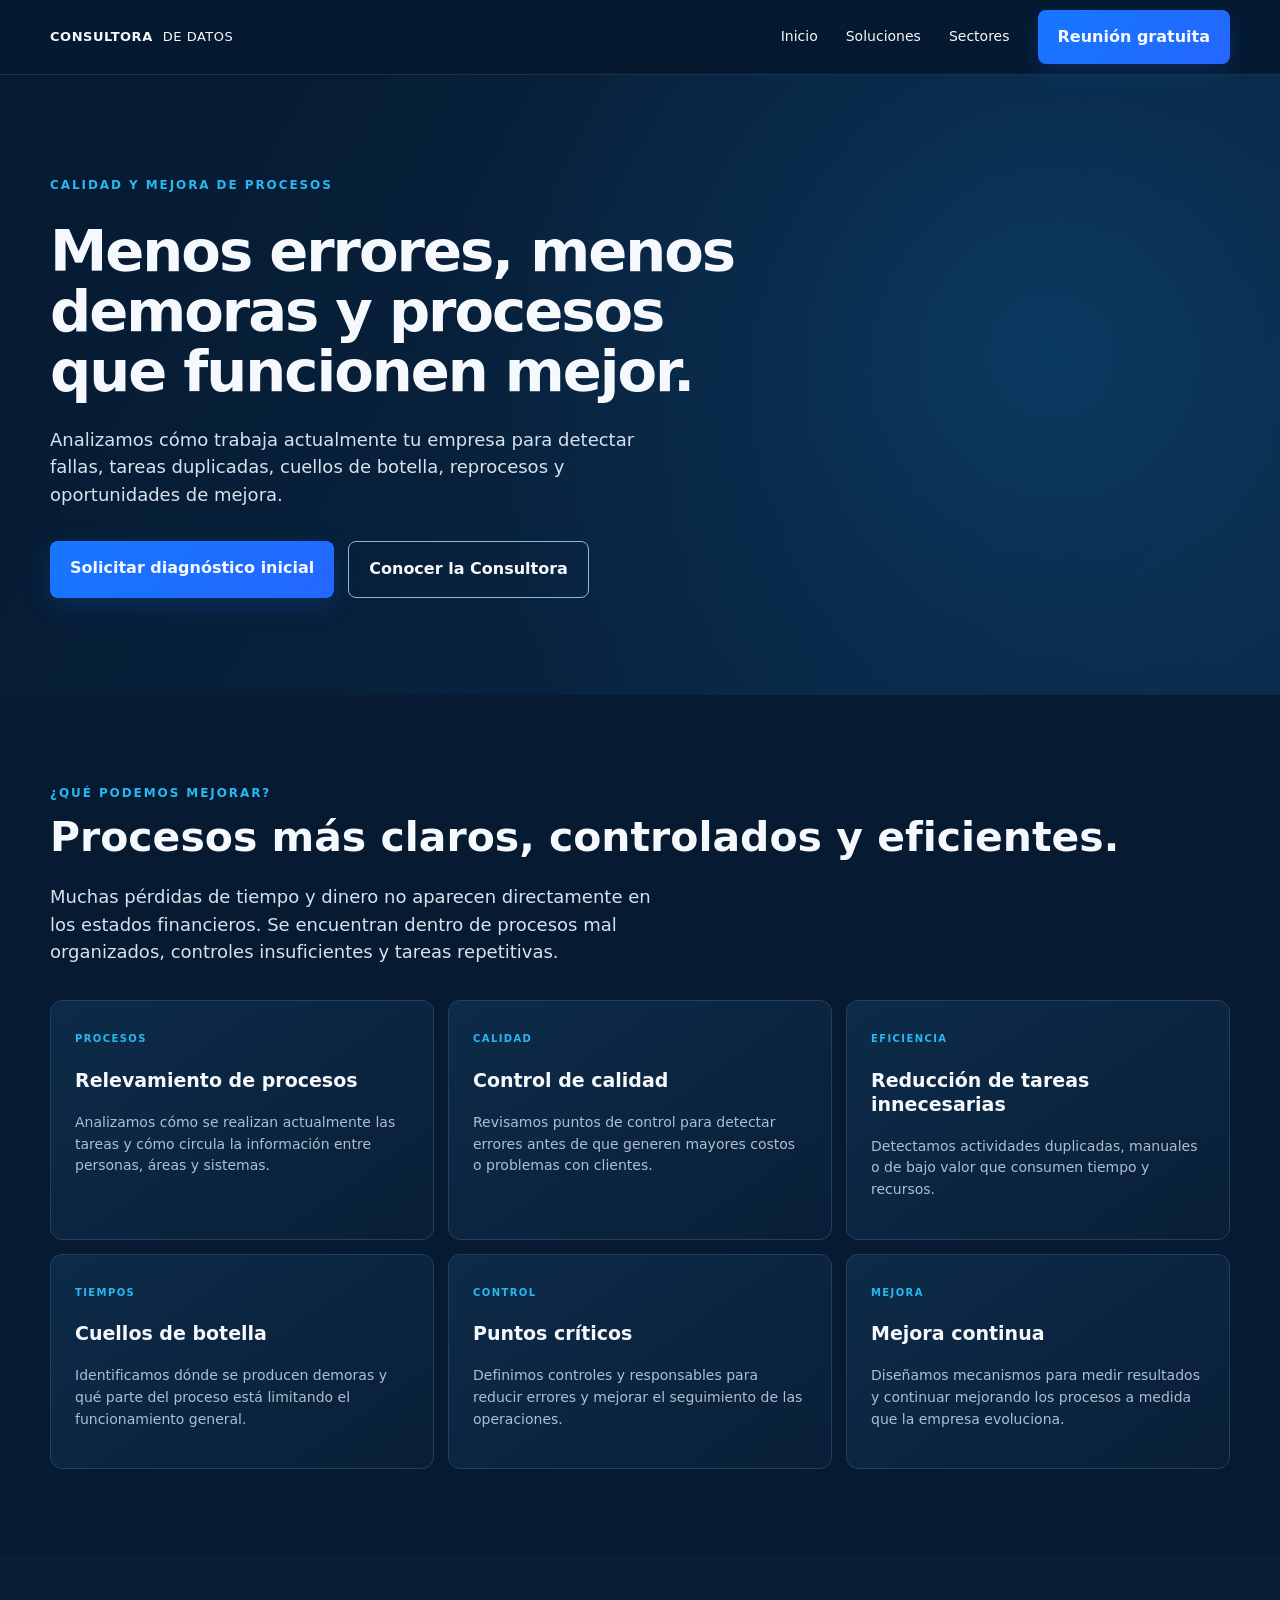
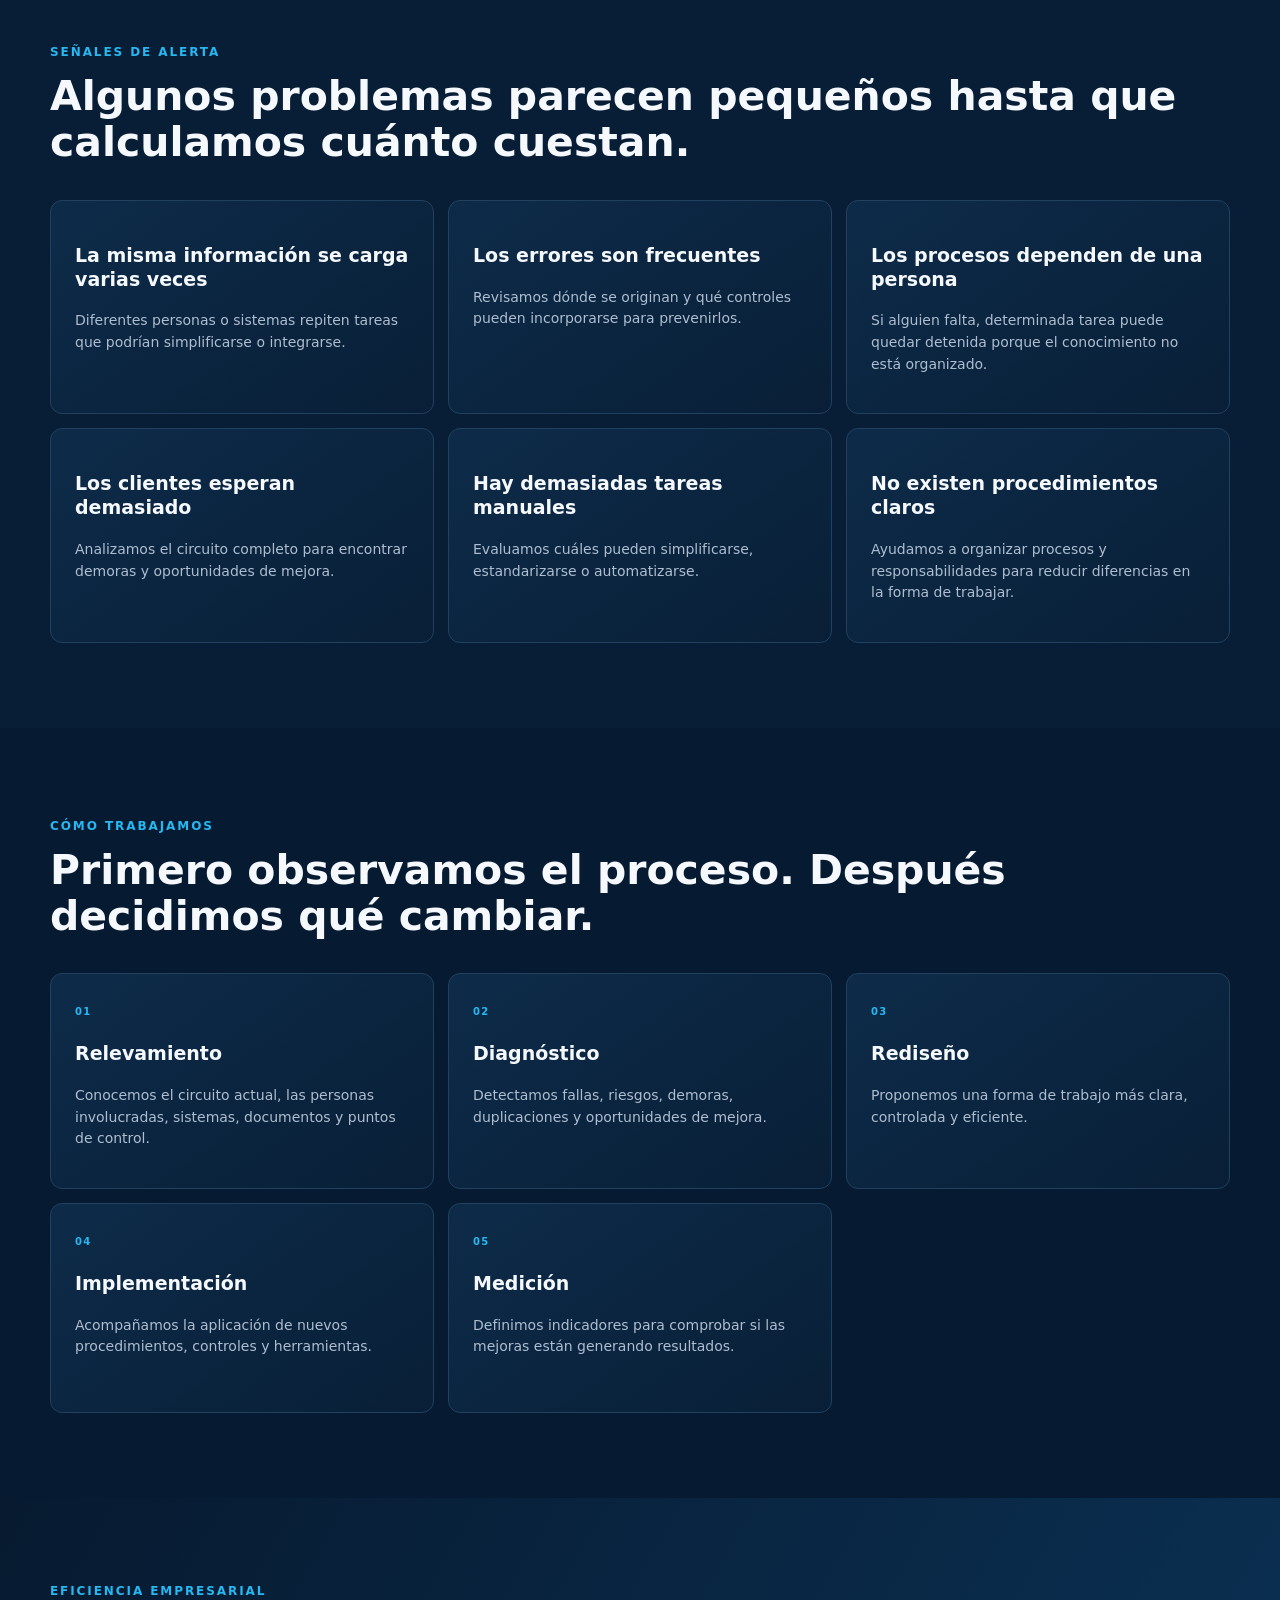
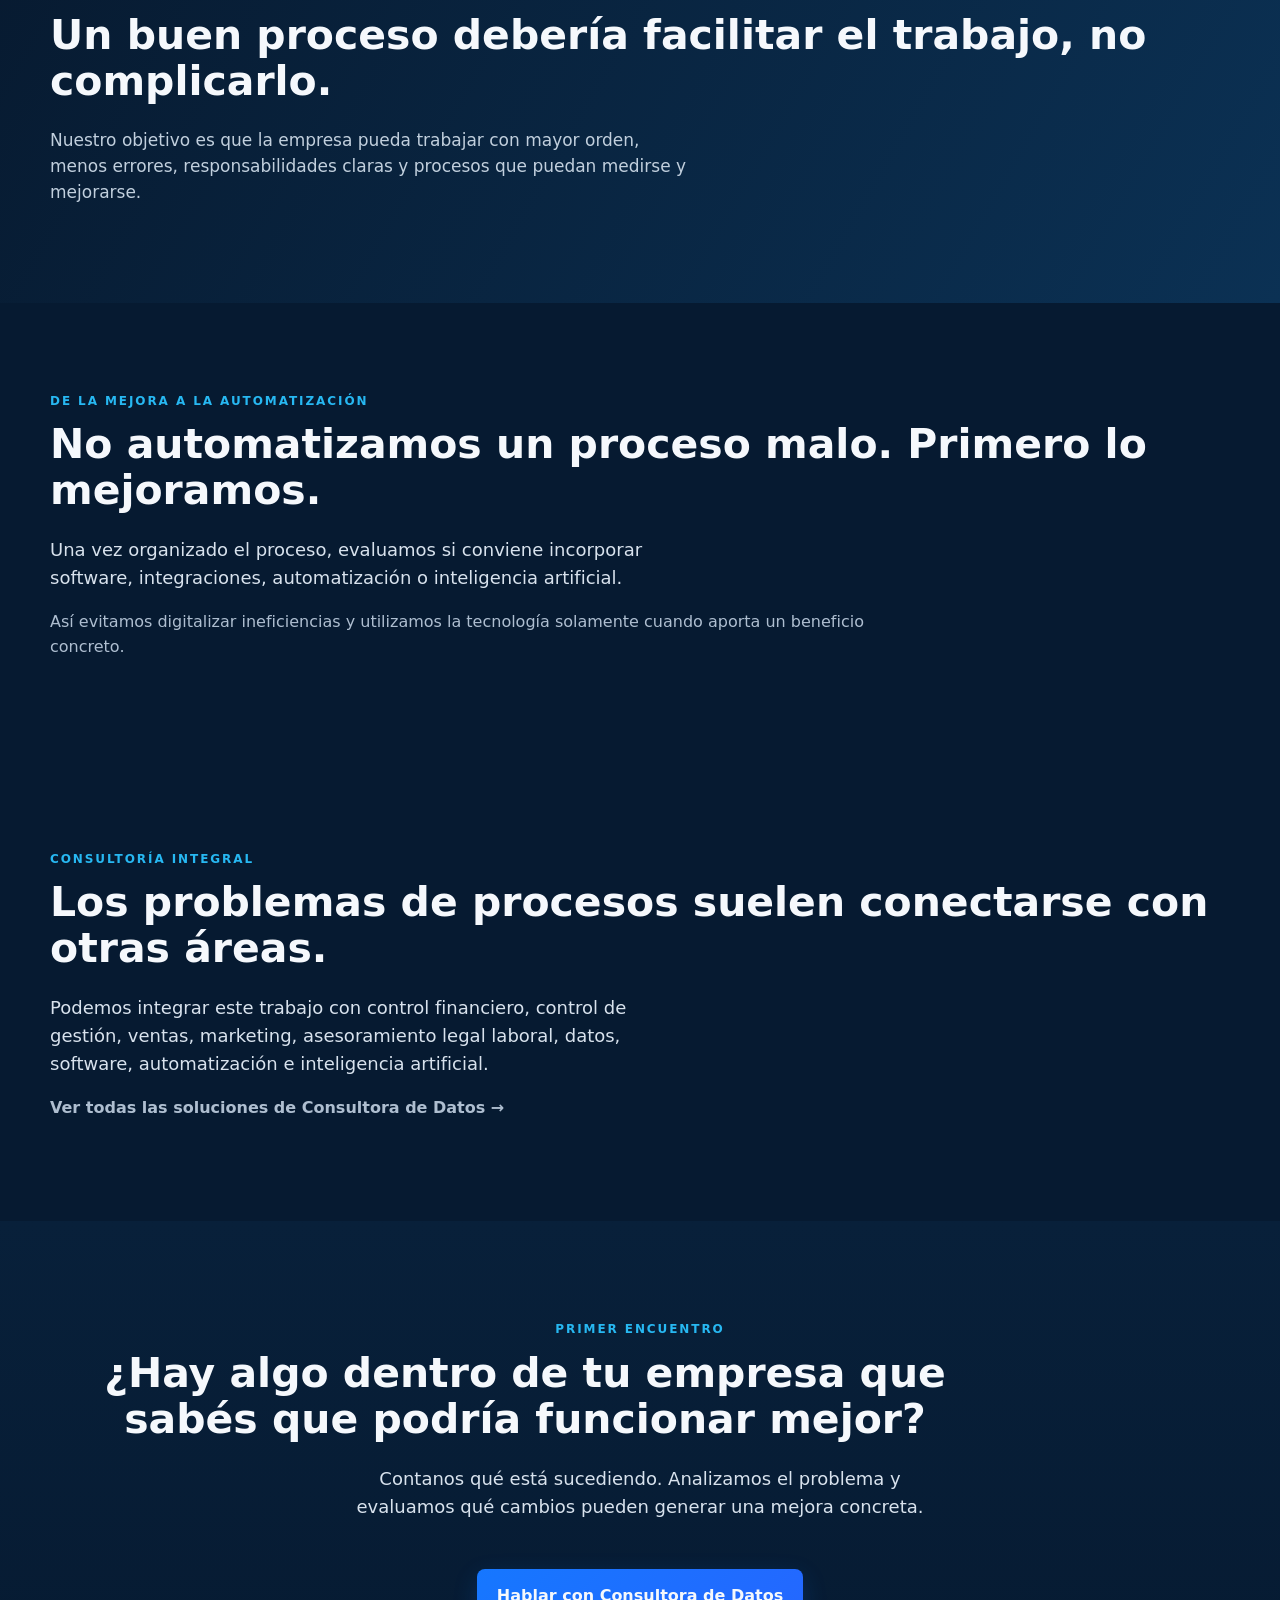
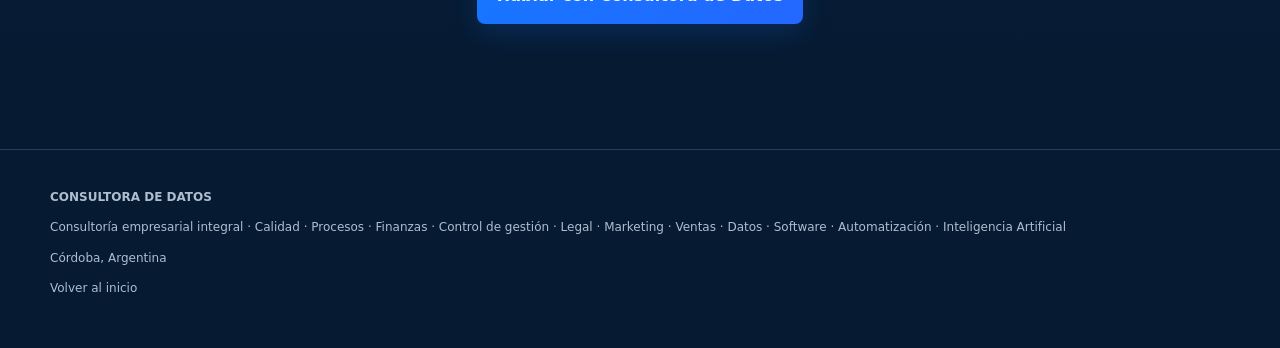
<file: calidad-procesos-empresas.html>
<!doctype html>
<html lang="es">

<head>

  <link rel="canonical" href="https://consultoradedatos.com/calidad-procesos-empresas.html">

  <!-- Google tag -->
  <script async src="https://www.googletagmanager.com/gtag/js?id=G-LFECQJY7NT"></script>
  <script>
    window.dataLayer = window.dataLayer || [];
    function gtag(){dataLayer.push(arguments);}
    gtag('js', new Date());
    gtag('config', 'G-LFECQJY7NT');
  </script>

  <meta charset="utf-8">
  <meta name="viewport" content="width=device-width,initial-scale=1">

  <title>Calidad y Mejora de Procesos para Empresas | Consultora de Datos</title>

  <meta
    name="description"
    content="Control de calidad y mejora de procesos para empresas y PyMEs en Córdoba. Detectamos fallas, demoras, reprocesos y oportunidades para mejorar la eficiencia."
  >

  <meta name="robots" content="index, follow">

  <meta property="og:title" content="Calidad y Mejora de Procesos | Consultora de Datos">

  <meta
    property="og:description"
    content="Analizamos procesos, controles y puntos críticos para reducir errores, mejorar la calidad y aumentar la eficiencia empresarial."
  >

  <meta property="og:url" content="https://consultoradedatos.com/calidad-procesos-empresas.html">
  <meta property="og:type" content="website">
  <meta property="og:locale" content="es_AR">
  <meta property="og:site_name" content="Consultora de Datos">

  <link rel="stylesheet" href="style.css">

  <!-- Datos estructurados -->
  <script type="application/ld+json">
  {
    "@context": "https://schema.org",
    "@type": "Service",
    "name": "Control de Calidad y Mejora de Procesos",
    "description": "Consultoría para analizar, controlar y mejorar procesos empresariales, reducir errores, reprocesos, demoras y aumentar la eficiencia.",
    "provider": {
      "@type": "ProfessionalService",
      "name": "Consultora de Datos",
      "url": "https://consultoradedatos.com/"
    },
    "areaServed": {
      "@type": "AdministrativeArea",
      "name": "Córdoba, Argentina"
    }
  }
  </script>

</head>


<body class="service-page">

<header>

  <div class="container nav">

    <a href="/" class="brand" style="text-decoration:none;">
      <strong>CONSULTORA</strong>
      <span>DE DATOS</span>
    </a>

    <nav>
      <a href="/">Inicio</a>
      <a href="/#soluciones">Soluciones</a>
      <a href="/#sectores">Sectores</a>
    </nav>

    <a
      class="btn primary"
      href="https://wa.me/5493572619874?text=Hola%2C%20quiero%20consultar%20por%20calidad%20y%20mejora%20de%20procesos."
      target="_blank"
      rel="noopener"
      onclick="gtag('event','contacto_whatsapp');"
    >
      Reunión gratuita
    </a>

  </div>

</header>


<main>


<section class="hero">

  <div class="container hero-grid">

    <div>

      <span class="eyebrow">CALIDAD Y MEJORA DE PROCESOS</span>

      <h1>
        Menos errores, menos demoras y procesos que funcionen mejor.
      </h1>

      <p class="lead">
        Analizamos cómo trabaja actualmente tu empresa para detectar
        fallas, tareas duplicadas, cuellos de botella, reprocesos y
        oportunidades de mejora.
      </p>

      <div class="hero-actions">

        <a
          class="btn primary"
          href="https://wa.me/5493572619874?text=Hola%2C%20quiero%20mejorar%20los%20procesos%20de%20mi%20empresa."
          target="_blank"
          rel="noopener"
          onclick="gtag('event','contacto_whatsapp');"
        >
          Solicitar diagnóstico inicial
        </a>

        <a class="btn secondary" href="/">
          Conocer la Consultora
        </a>

      </div>

    </div>

  </div>

</section>


<section>

  <div class="container">

    <span class="eyebrow">¿QUÉ PODEMOS MEJORAR?</span>

    <h2>
      Procesos más claros, controlados y eficientes.
    </h2>

    <p class="lead">
      Muchas pérdidas de tiempo y dinero no aparecen directamente
      en los estados financieros. Se encuentran dentro de procesos
      mal organizados, controles insuficientes y tareas repetitivas.
    </p>

    <div class="cards">

      <article>
        <span class="tag">PROCESOS</span>
        <h3>Relevamiento de procesos</h3>
        <p>
          Analizamos cómo se realizan actualmente las tareas y cómo
          circula la información entre personas, áreas y sistemas.
        </p>
      </article>

      <article>
        <span class="tag">CALIDAD</span>
        <h3>Control de calidad</h3>
        <p>
          Revisamos puntos de control para detectar errores antes
          de que generen mayores costos o problemas con clientes.
        </p>
      </article>

      <article>
        <span class="tag">EFICIENCIA</span>
        <h3>Reducción de tareas innecesarias</h3>
        <p>
          Detectamos actividades duplicadas, manuales o de bajo
          valor que consumen tiempo y recursos.
        </p>
      </article>

      <article>
        <span class="tag">TIEMPOS</span>
        <h3>Cuellos de botella</h3>
        <p>
          Identificamos dónde se producen demoras y qué parte del
          proceso está limitando el funcionamiento general.
        </p>
      </article>

      <article>
        <span class="tag">CONTROL</span>
        <h3>Puntos críticos</h3>
        <p>
          Definimos controles y responsables para reducir errores
          y mejorar el seguimiento de las operaciones.
        </p>
      </article>

      <article>
        <span class="tag">MEJORA</span>
        <h3>Mejora continua</h3>
        <p>
          Diseñamos mecanismos para medir resultados y continuar
          mejorando los procesos a medida que la empresa evoluciona.
        </p>
      </article>

    </div>

  </div>

</section>


<section class="alt">

  <div class="container">

    <span class="eyebrow">SEÑALES DE ALERTA</span>

    <h2>
      Algunos problemas parecen pequeños hasta que calculamos cuánto cuestan.
    </h2>

    <div class="cards">

      <article>
        <h3>La misma información se carga varias veces</h3>
        <p>
          Diferentes personas o sistemas repiten tareas que podrían
          simplificarse o integrarse.
        </p>
      </article>

      <article>
        <h3>Los errores son frecuentes</h3>
        <p>
          Revisamos dónde se originan y qué controles pueden
          incorporarse para prevenirlos.
        </p>
      </article>

      <article>
        <h3>Los procesos dependen de una persona</h3>
        <p>
          Si alguien falta, determinada tarea puede quedar detenida
          porque el conocimiento no está organizado.
        </p>
      </article>

      <article>
        <h3>Los clientes esperan demasiado</h3>
        <p>
          Analizamos el circuito completo para encontrar demoras
          y oportunidades de mejora.
        </p>
      </article>

      <article>
        <h3>Hay demasiadas tareas manuales</h3>
        <p>
          Evaluamos cuáles pueden simplificarse, estandarizarse
          o automatizarse.
        </p>
      </article>

      <article>
        <h3>No existen procedimientos claros</h3>
        <p>
          Ayudamos a organizar procesos y responsabilidades para
          reducir diferencias en la forma de trabajar.
        </p>
      </article>

    </div>

  </div>

</section>


<section>

  <div class="container">

    <span class="eyebrow">CÓMO TRABAJAMOS</span>

    <h2>
      Primero observamos el proceso. Después decidimos qué cambiar.
    </h2>

    <div class="cards">

      <article>
        <span class="tag">01</span>
        <h3>Relevamiento</h3>
        <p>
          Conocemos el circuito actual, las personas involucradas,
          sistemas, documentos y puntos de control.
        </p>
      </article>

      <article>
        <span class="tag">02</span>
        <h3>Diagnóstico</h3>
        <p>
          Detectamos fallas, riesgos, demoras, duplicaciones
          y oportunidades de mejora.
        </p>
      </article>

      <article>
        <span class="tag">03</span>
        <h3>Rediseño</h3>
        <p>
          Proponemos una forma de trabajo más clara, controlada
          y eficiente.
        </p>
      </article>

      <article>
        <span class="tag">04</span>
        <h3>Implementación</h3>
        <p>
          Acompañamos la aplicación de nuevos procedimientos,
          controles y herramientas.
        </p>
      </article>

      <article>
        <span class="tag">05</span>
        <h3>Medición</h3>
        <p>
          Definimos indicadores para comprobar si las mejoras
          están generando resultados.
        </p>
      </article>

    </div>

  </div>

</section>


<section class="life">

  <div class="container">

    <span class="eyebrow">EFICIENCIA EMPRESARIAL</span>

    <h2>
      Un buen proceso debería facilitar el trabajo, no complicarlo.
    </h2>

    <p class="lead">
      Nuestro objetivo es que la empresa pueda trabajar con mayor
      orden, menos errores, responsabilidades claras y procesos que
      puedan medirse y mejorarse.
    </p>

  </div>

</section>


<section>

  <div class="container">

    <span class="eyebrow">DE LA MEJORA A LA AUTOMATIZACIÓN</span>

    <h2>
      No automatizamos un proceso malo.
      Primero lo mejoramos.
    </h2>

    <p class="lead">
      Una vez organizado el proceso, evaluamos si conviene incorporar
      software, integraciones, automatización o inteligencia artificial.
    </p>

    <p>
      Así evitamos digitalizar ineficiencias y utilizamos la tecnología
      solamente cuando aporta un beneficio concreto.
    </p>

  </div>

</section>


<section>

  <div class="container">

    <span class="eyebrow">CONSULTORÍA INTEGRAL</span>

    <h2>
      Los problemas de procesos suelen conectarse con otras áreas.
    </h2>

    <p class="lead">
      Podemos integrar este trabajo con control financiero, control de
      gestión, ventas, marketing, asesoramiento legal laboral, datos,
      software, automatización e inteligencia artificial.
    </p>

    <p>
      <a href="/" style="font-weight:700; text-decoration:none;">
        Ver todas las soluciones de Consultora de Datos →
      </a>
    </p>

  </div>

</section>


<section class="closing">

  <div class="container">

    <span class="eyebrow">PRIMER ENCUENTRO</span>

    <h2>
      ¿Hay algo dentro de tu empresa que sabés que podría funcionar mejor?
    </h2>

    <p class="lead">
      Contanos qué está sucediendo. Analizamos el problema y evaluamos
      qué cambios pueden generar una mejora concreta.
    </p>

    <a
      class="btn primary"
      href="https://wa.me/5493572619874?text=Hola%2C%20quiero%20consultar%20por%20calidad%20y%20mejora%20de%20procesos%20para%20mi%20empresa."
      target="_blank"
      rel="noopener"
      onclick="gtag('event','contacto_whatsapp');"
    >
      Hablar con Consultora de Datos
    </a>

  </div>

</section>


</main>


<footer>

  <div class="container">

    <strong>CONSULTORA DE DATOS</strong>

    <p>
      Consultoría empresarial integral · Calidad · Procesos · Finanzas ·
      Control de gestión · Legal · Marketing · Ventas · Datos · Software ·
      Automatización · Inteligencia Artificial
    </p>

    <p>Córdoba, Argentina</p>

    <p>
      <a href="/">Volver al inicio</a>
    </p>

  </div>

</footer>


</body>
</html>
</file>
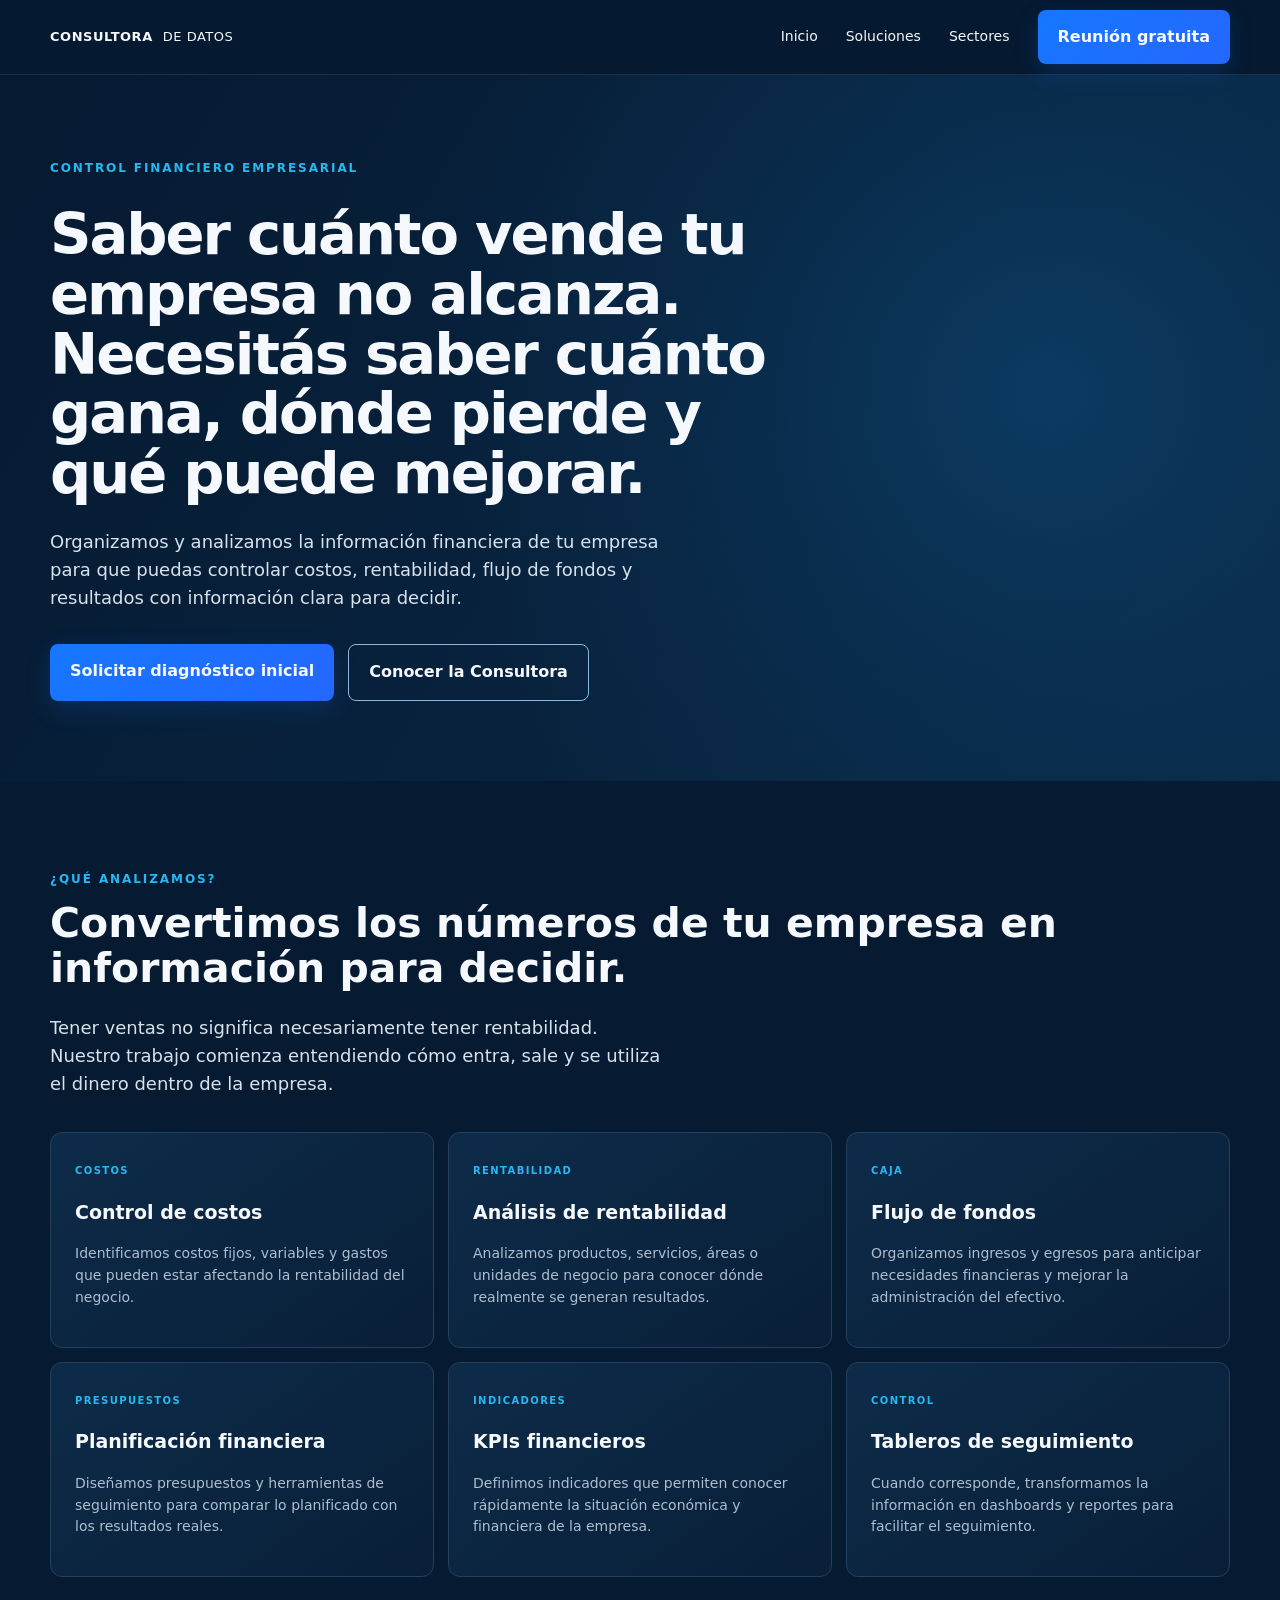
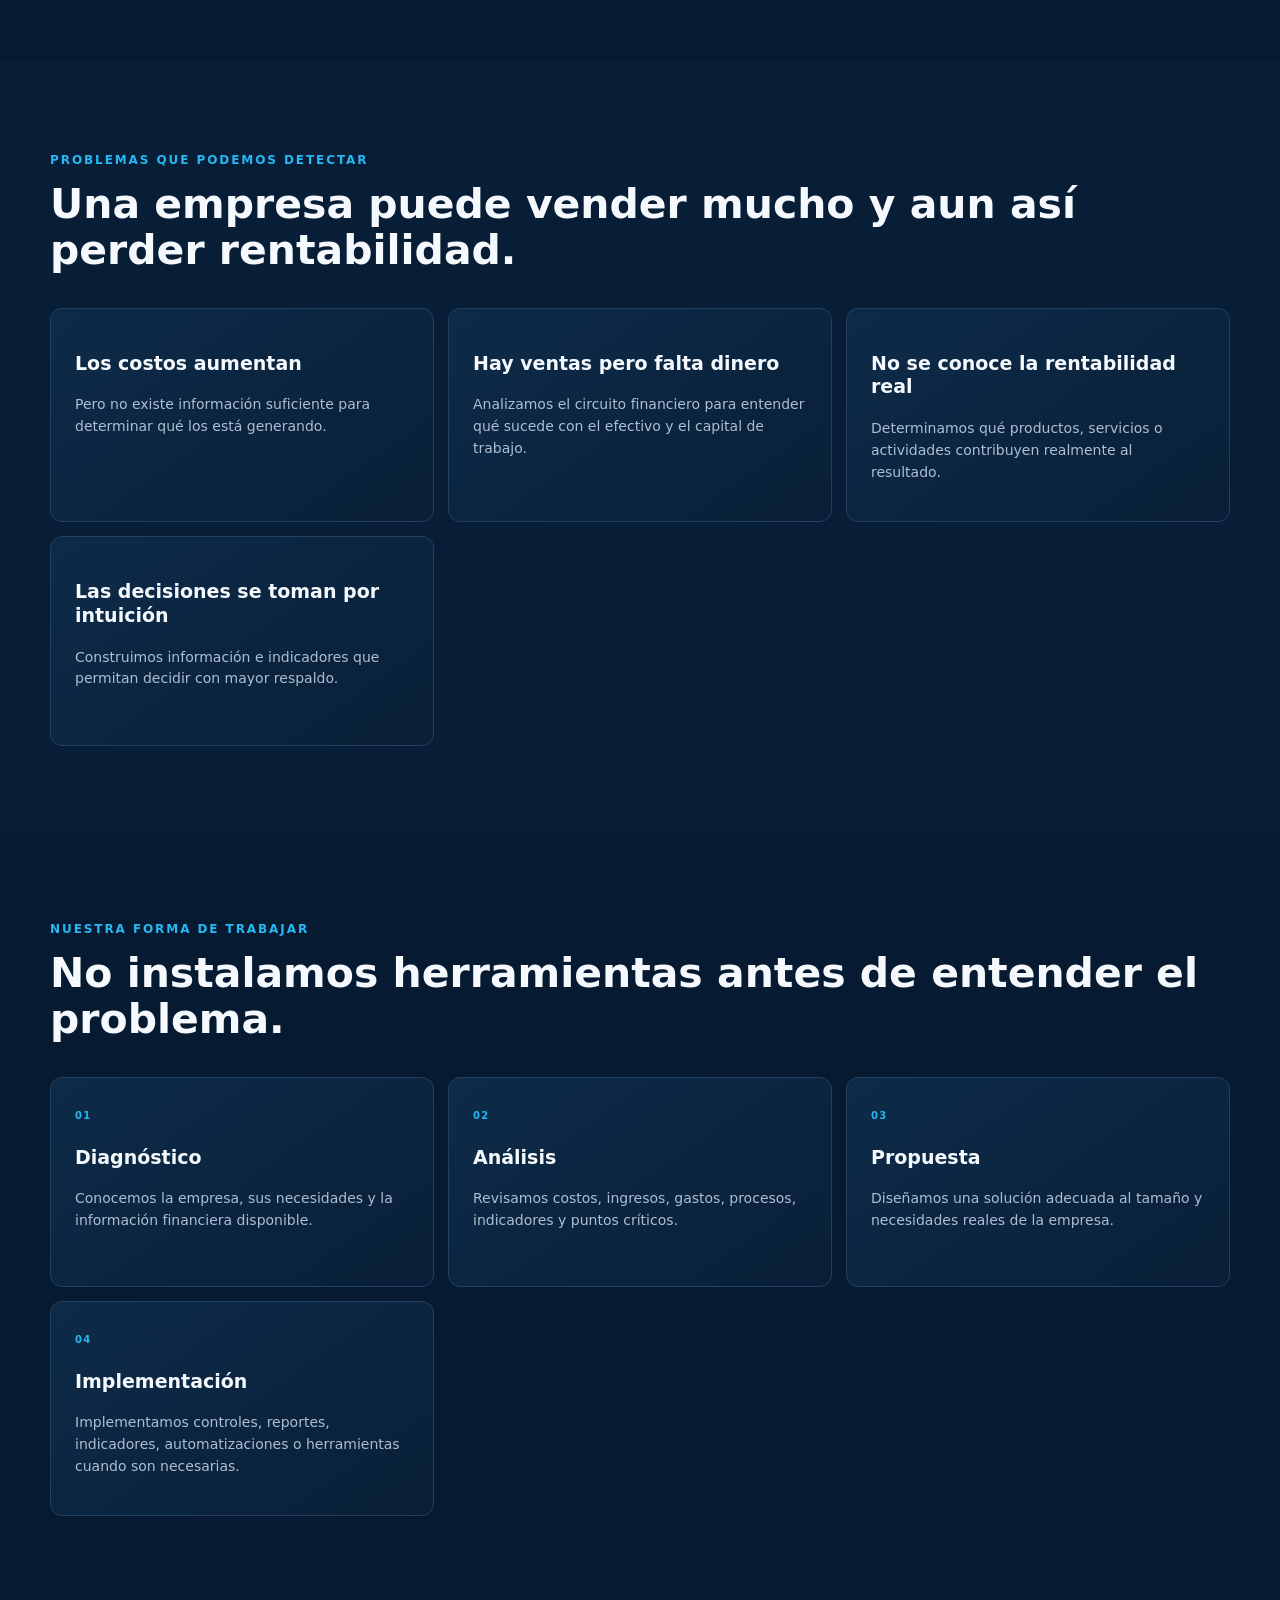
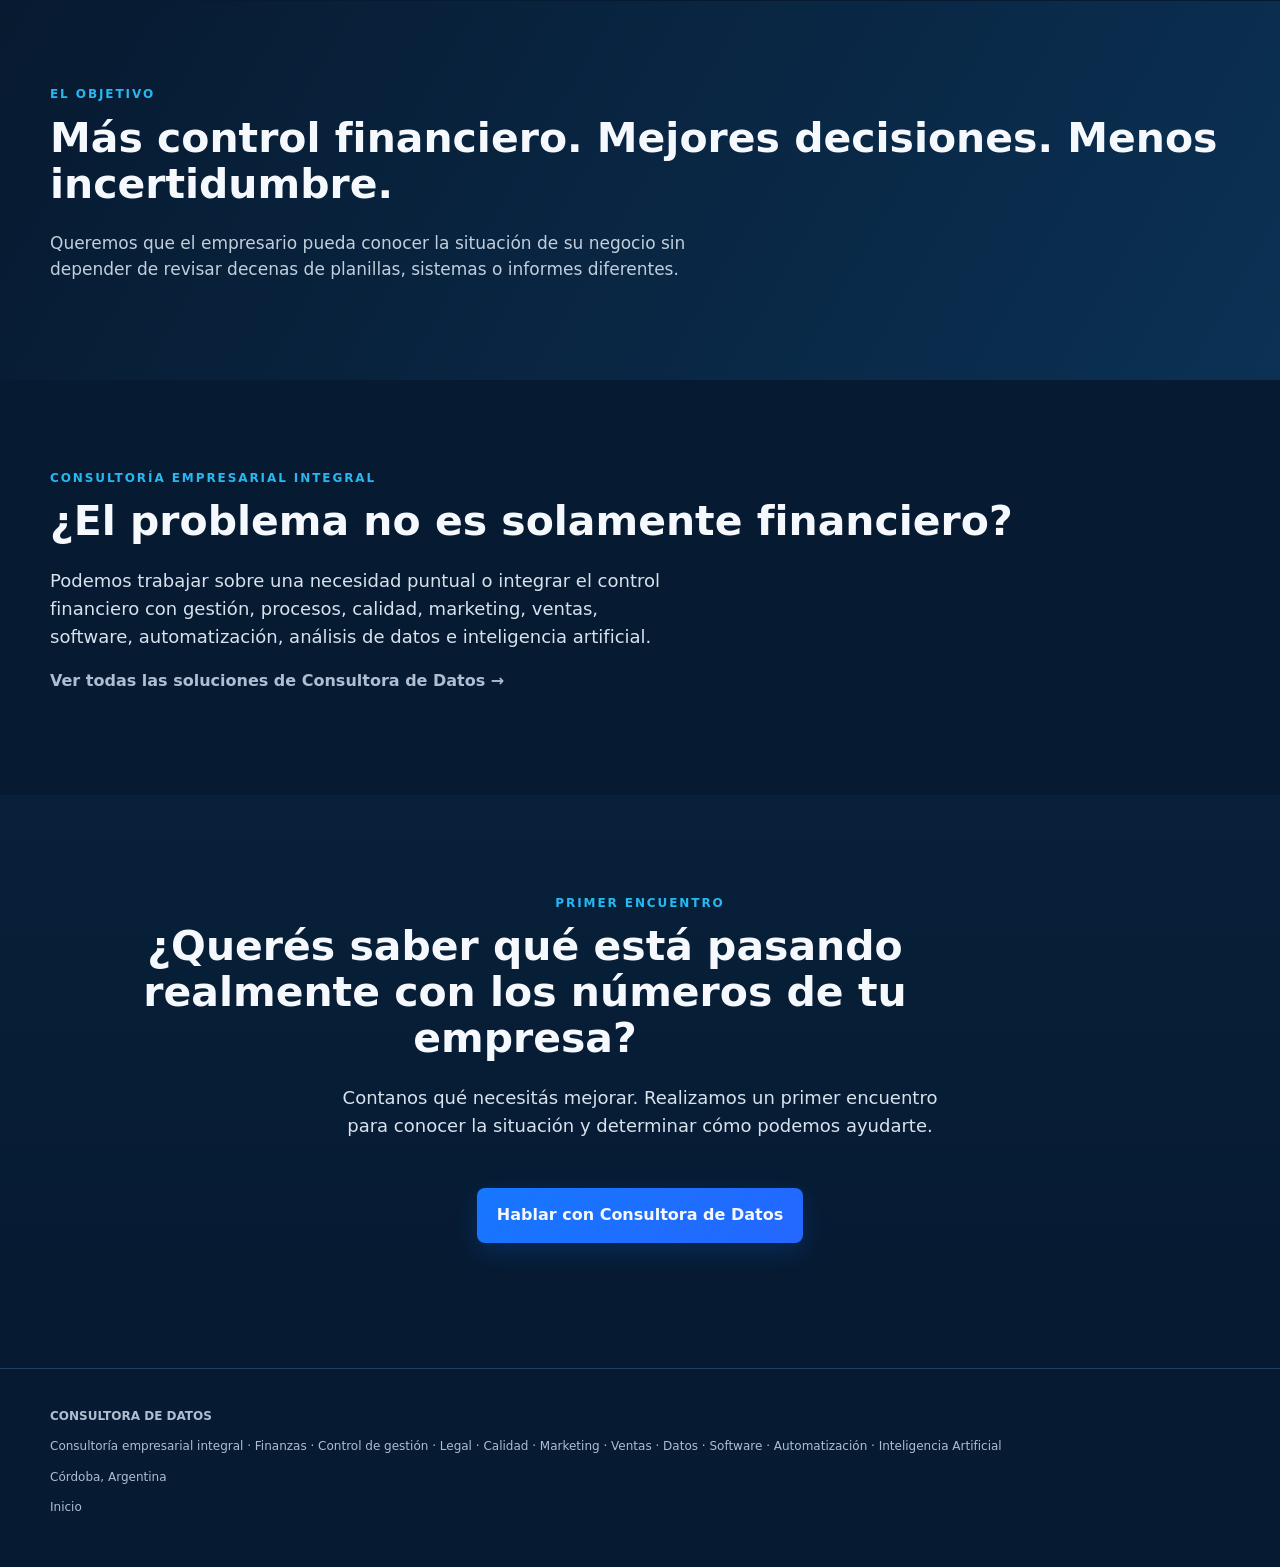
<file: control-financiero-empresas.html>
<!doctype html>
<html lang="es">

<head>

  <link rel="canonical" href="https://consultoradedatos.com/control-financiero-empresas.html">

  <!-- Google tag (gtag.js) -->
  <script async src="https://www.googletagmanager.com/gtag/js?id=G-LFECQJY7NT"></script>
  <script>
    window.dataLayer = window.dataLayer || [];
    function gtag(){dataLayer.push(arguments);}
    gtag('js', new Date());
    gtag('config', 'G-LFECQJY7NT');
  </script>

  <meta charset="utf-8">
  <meta name="viewport" content="width=device-width,initial-scale=1">

  <title>Control Financiero para Empresas en Córdoba | Consultora de Datos</title>

  <meta
    name="description"
    content="Control financiero para empresas y PyMEs en Córdoba. Analizamos costos, rentabilidad, flujo de fondos, presupuestos e indicadores para mejorar la toma de decisiones."
  >

  <meta name="robots" content="index, follow">

  <meta property="og:title" content="Control Financiero para Empresas | Consultora de Datos">
  <meta property="og:description" content="Transformamos la información financiera de tu empresa en control, indicadores y decisiones concretas.">
  <meta property="og:url" content="https://consultoradedatos.com/control-financiero-empresas.html">
  <meta property="og:type" content="website">
  <meta property="og:locale" content="es_AR">
  <meta property="og:site_name" content="Consultora de Datos">

  <link rel="stylesheet" href="style.css">

  <script type="application/ld+json">
  {
    "@context": "https://schema.org",
    "@type": "Service",
    "name": "Control Financiero para Empresas",
    "description": "Servicio de control financiero para empresas y PyMEs: costos, rentabilidad, flujo de fondos, presupuestos, indicadores y análisis para la toma de decisiones.",
    "provider": {
      "@type": "ProfessionalService",
      "name": "Consultora de Datos",
      "url": "https://consultoradedatos.com/"
    },
    "areaServed": {
      "@type": "AdministrativeArea",
      "name": "Córdoba, Argentina"
    }
  }
  </script>

</head>

<body class="service-page">

<header>
  <div class="container nav">

    <a href="/" class="brand" style="text-decoration:none;">
      <strong>CONSULTORA</strong>
      <span>DE DATOS</span>
    </a>

    <nav>
      <a href="/">Inicio</a>
      <a href="/#soluciones">Soluciones</a>
      <a href="/#sectores">Sectores</a>
    </nav>

    <a
      class="btn primary"
      href="https://wa.me/5493572619874?text=Hola%2C%20quiero%20consultar%20por%20el%20servicio%20de%20control%20financiero."
      target="_blank"
      rel="noopener"
      onclick="gtag('event','contacto_whatsapp');"
    >
      Reunión gratuita
    </a>

  </div>
</header>


<main>

<section class="hero">

  <div class="container hero-grid">

    <div>

      <span class="eyebrow">CONTROL FINANCIERO EMPRESARIAL</span>

      <h1>
        Saber cuánto vende tu empresa no alcanza.
        Necesitás saber cuánto gana, dónde pierde y qué puede mejorar.
      </h1>

      <p class="lead">
        Organizamos y analizamos la información financiera de tu empresa
        para que puedas controlar costos, rentabilidad, flujo de fondos
        y resultados con información clara para decidir.
      </p>

      <div class="hero-actions">

        <a
          class="btn primary"
          href="https://wa.me/5493572619874?text=Hola%2C%20quiero%20mejorar%20el%20control%20financiero%20de%20mi%20empresa."
          target="_blank"
          rel="noopener"
          onclick="gtag('event','contacto_whatsapp');"
        >
          Solicitar diagnóstico inicial
        </a>

        <a class="btn secondary" href="/">
          Conocer la Consultora
        </a>

      </div>

    </div>

  </div>

</section>


<section>

  <div class="container">

    <span class="eyebrow">¿QUÉ ANALIZAMOS?</span>

    <h2>
      Convertimos los números de tu empresa en información para decidir.
    </h2>

    <p class="lead">
      Tener ventas no significa necesariamente tener rentabilidad.
      Nuestro trabajo comienza entendiendo cómo entra, sale y se utiliza
      el dinero dentro de la empresa.
    </p>

    <div class="cards">

      <article>
        <span class="tag">COSTOS</span>
        <h3>Control de costos</h3>
        <p>
          Identificamos costos fijos, variables y gastos que pueden
          estar afectando la rentabilidad del negocio.
        </p>
      </article>

      <article>
        <span class="tag">RENTABILIDAD</span>
        <h3>Análisis de rentabilidad</h3>
        <p>
          Analizamos productos, servicios, áreas o unidades de negocio
          para conocer dónde realmente se generan resultados.
        </p>
      </article>

      <article>
        <span class="tag">CAJA</span>
        <h3>Flujo de fondos</h3>
        <p>
          Organizamos ingresos y egresos para anticipar necesidades
          financieras y mejorar la administración del efectivo.
        </p>
      </article>

      <article>
        <span class="tag">PRESUPUESTOS</span>
        <h3>Planificación financiera</h3>
        <p>
          Diseñamos presupuestos y herramientas de seguimiento para
          comparar lo planificado con los resultados reales.
        </p>
      </article>

      <article>
        <span class="tag">INDICADORES</span>
        <h3>KPIs financieros</h3>
        <p>
          Definimos indicadores que permiten conocer rápidamente
          la situación económica y financiera de la empresa.
        </p>
      </article>

      <article>
        <span class="tag">CONTROL</span>
        <h3>Tableros de seguimiento</h3>
        <p>
          Cuando corresponde, transformamos la información en
          dashboards y reportes para facilitar el seguimiento.
        </p>
      </article>

    </div>

  </div>

</section>


<section class="alt">

  <div class="container">

    <span class="eyebrow">PROBLEMAS QUE PODEMOS DETECTAR</span>

    <h2>
      Una empresa puede vender mucho y aun así perder rentabilidad.
    </h2>

    <div class="cards">

      <article>
        <h3>Los costos aumentan</h3>
        <p>
          Pero no existe información suficiente para determinar
          qué los está generando.
        </p>
      </article>

      <article>
        <h3>Hay ventas pero falta dinero</h3>
        <p>
          Analizamos el circuito financiero para entender qué sucede
          con el efectivo y el capital de trabajo.
        </p>
      </article>

      <article>
        <h3>No se conoce la rentabilidad real</h3>
        <p>
          Determinamos qué productos, servicios o actividades
          contribuyen realmente al resultado.
        </p>
      </article>

      <article>
        <h3>Las decisiones se toman por intuición</h3>
        <p>
          Construimos información e indicadores que permitan decidir
          con mayor respaldo.
        </p>
      </article>

    </div>

  </div>

</section>


<section>

  <div class="container">

    <span class="eyebrow">NUESTRA FORMA DE TRABAJAR</span>

    <h2>
      No instalamos herramientas antes de entender el problema.
    </h2>

    <div class="cards">

      <article>
        <span class="tag">01</span>
        <h3>Diagnóstico</h3>
        <p>
          Conocemos la empresa, sus necesidades y la información
          financiera disponible.
        </p>
      </article>

      <article>
        <span class="tag">02</span>
        <h3>Análisis</h3>
        <p>
          Revisamos costos, ingresos, gastos, procesos,
          indicadores y puntos críticos.
        </p>
      </article>

      <article>
        <span class="tag">03</span>
        <h3>Propuesta</h3>
        <p>
          Diseñamos una solución adecuada al tamaño y necesidades
          reales de la empresa.
        </p>
      </article>

      <article>
        <span class="tag">04</span>
        <h3>Implementación</h3>
        <p>
          Implementamos controles, reportes, indicadores,
          automatizaciones o herramientas cuando son necesarias.
        </p>
      </article>

    </div>

  </div>

</section>


<section class="life">

  <div class="container">

    <span class="eyebrow">EL OBJETIVO</span>

    <h2>
      Más control financiero.
      Mejores decisiones.
      Menos incertidumbre.
    </h2>

    <p class="lead">
      Queremos que el empresario pueda conocer la situación de su
      negocio sin depender de revisar decenas de planillas,
      sistemas o informes diferentes.
    </p>

  </div>

</section>


<section>

  <div class="container">

    <span class="eyebrow">CONSULTORÍA EMPRESARIAL INTEGRAL</span>

    <h2>
      ¿El problema no es solamente financiero?
    </h2>

    <p class="lead">
      Podemos trabajar sobre una necesidad puntual o integrar el
      control financiero con gestión, procesos, calidad, marketing,
      ventas, software, automatización, análisis de datos e
      inteligencia artificial.
    </p>

    <p>
      <a href="/" style="font-weight:700; text-decoration:none;">
        Ver todas las soluciones de Consultora de Datos →
      </a>
    </p>

  </div>

</section>


<section class="closing">

  <div class="container">

    <span class="eyebrow">PRIMER ENCUENTRO</span>

    <h2>
      ¿Querés saber qué está pasando realmente con los números de tu empresa?
    </h2>

    <p class="lead">
      Contanos qué necesitás mejorar. Realizamos un primer encuentro
      para conocer la situación y determinar cómo podemos ayudarte.
    </p>

    <a
      class="btn primary"
      href="https://wa.me/5493572619874?text=Hola%2C%20quiero%20consultar%20por%20control%20financiero%20para%20mi%20empresa."
      target="_blank"
      rel="noopener"
      onclick="gtag('event','contacto_whatsapp');"
    >
      Hablar con Consultora de Datos
    </a>

  </div>

</section>

</main>


<footer>

  <div class="container">

    <strong>CONSULTORA DE DATOS</strong>

    <p>
      Consultoría empresarial integral · Finanzas · Control de gestión ·
      Legal · Calidad · Marketing · Ventas · Datos · Software ·
      Automatización · Inteligencia Artificial
    </p>

    <p>
      Córdoba, Argentina
    </p>

    <p>
      <a href="/">Inicio</a>
    </p>

  </div>

</footer>

</body>
</html>
</file>
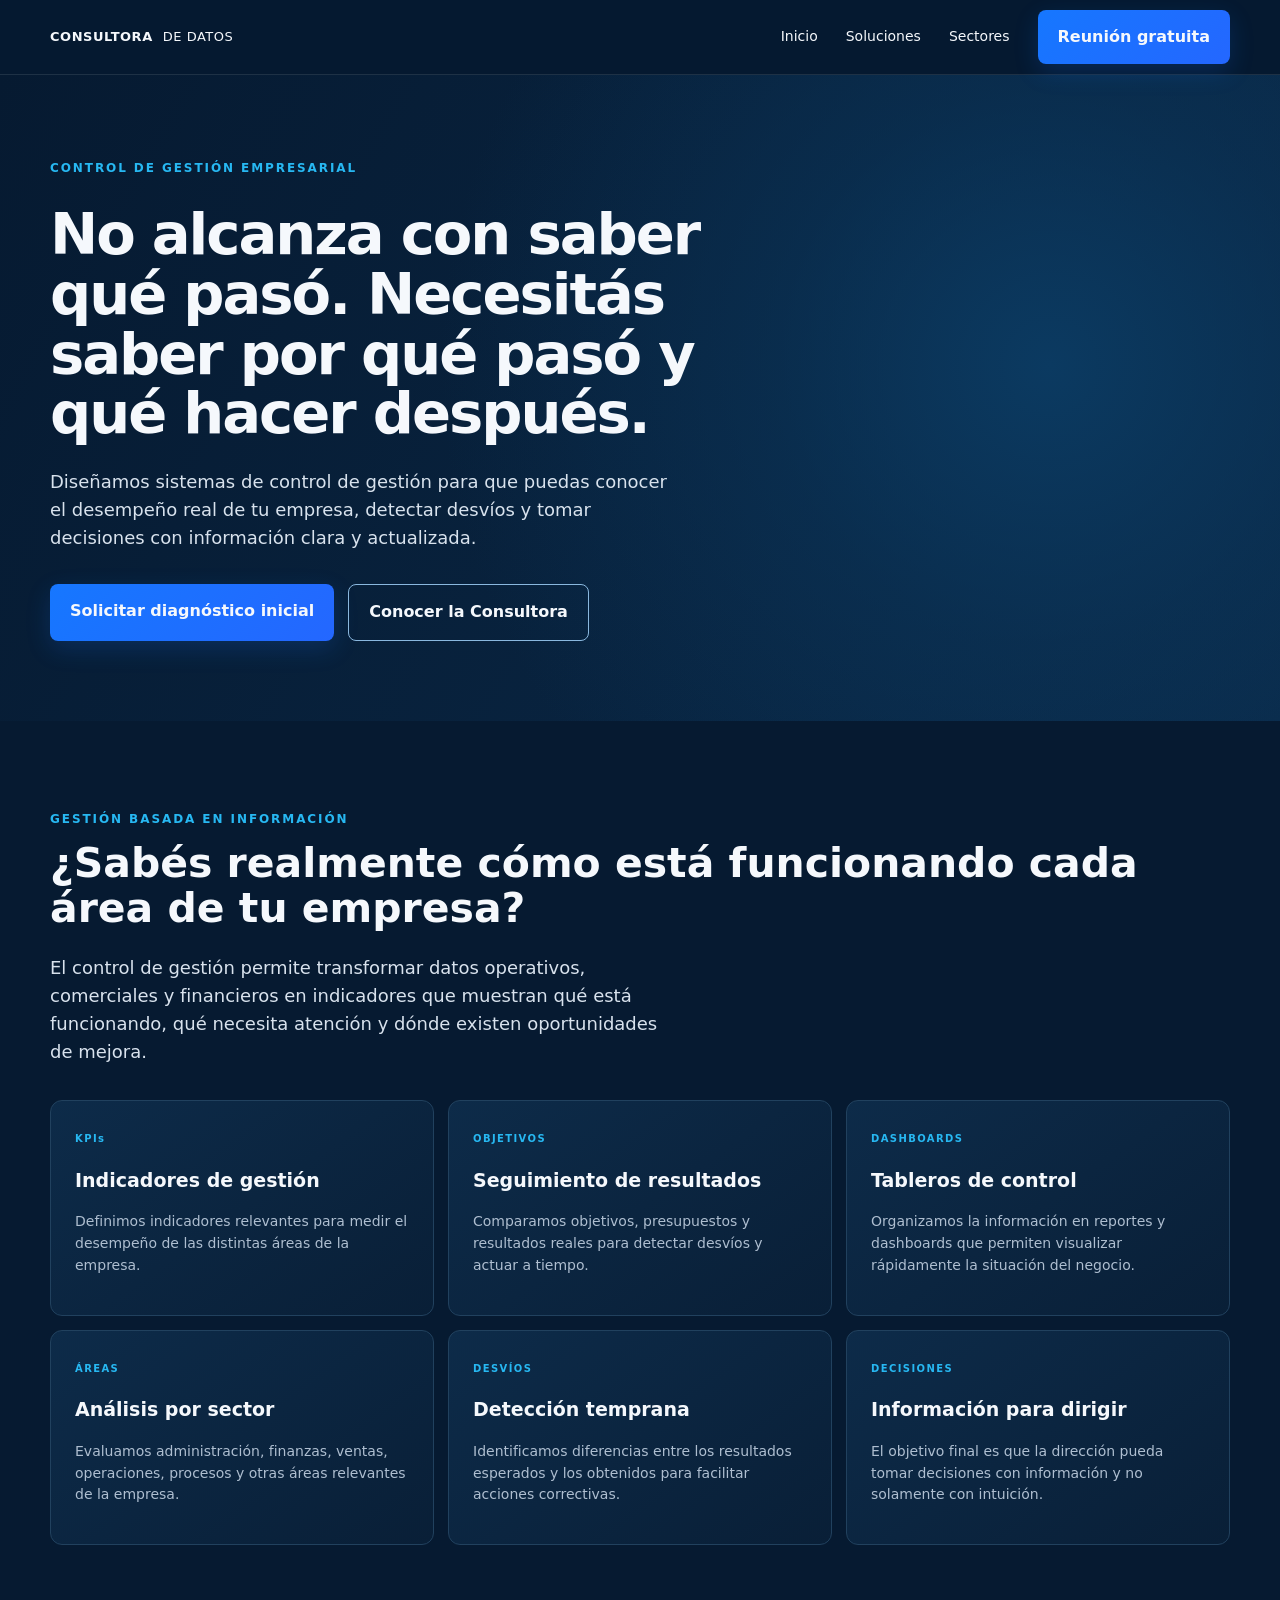
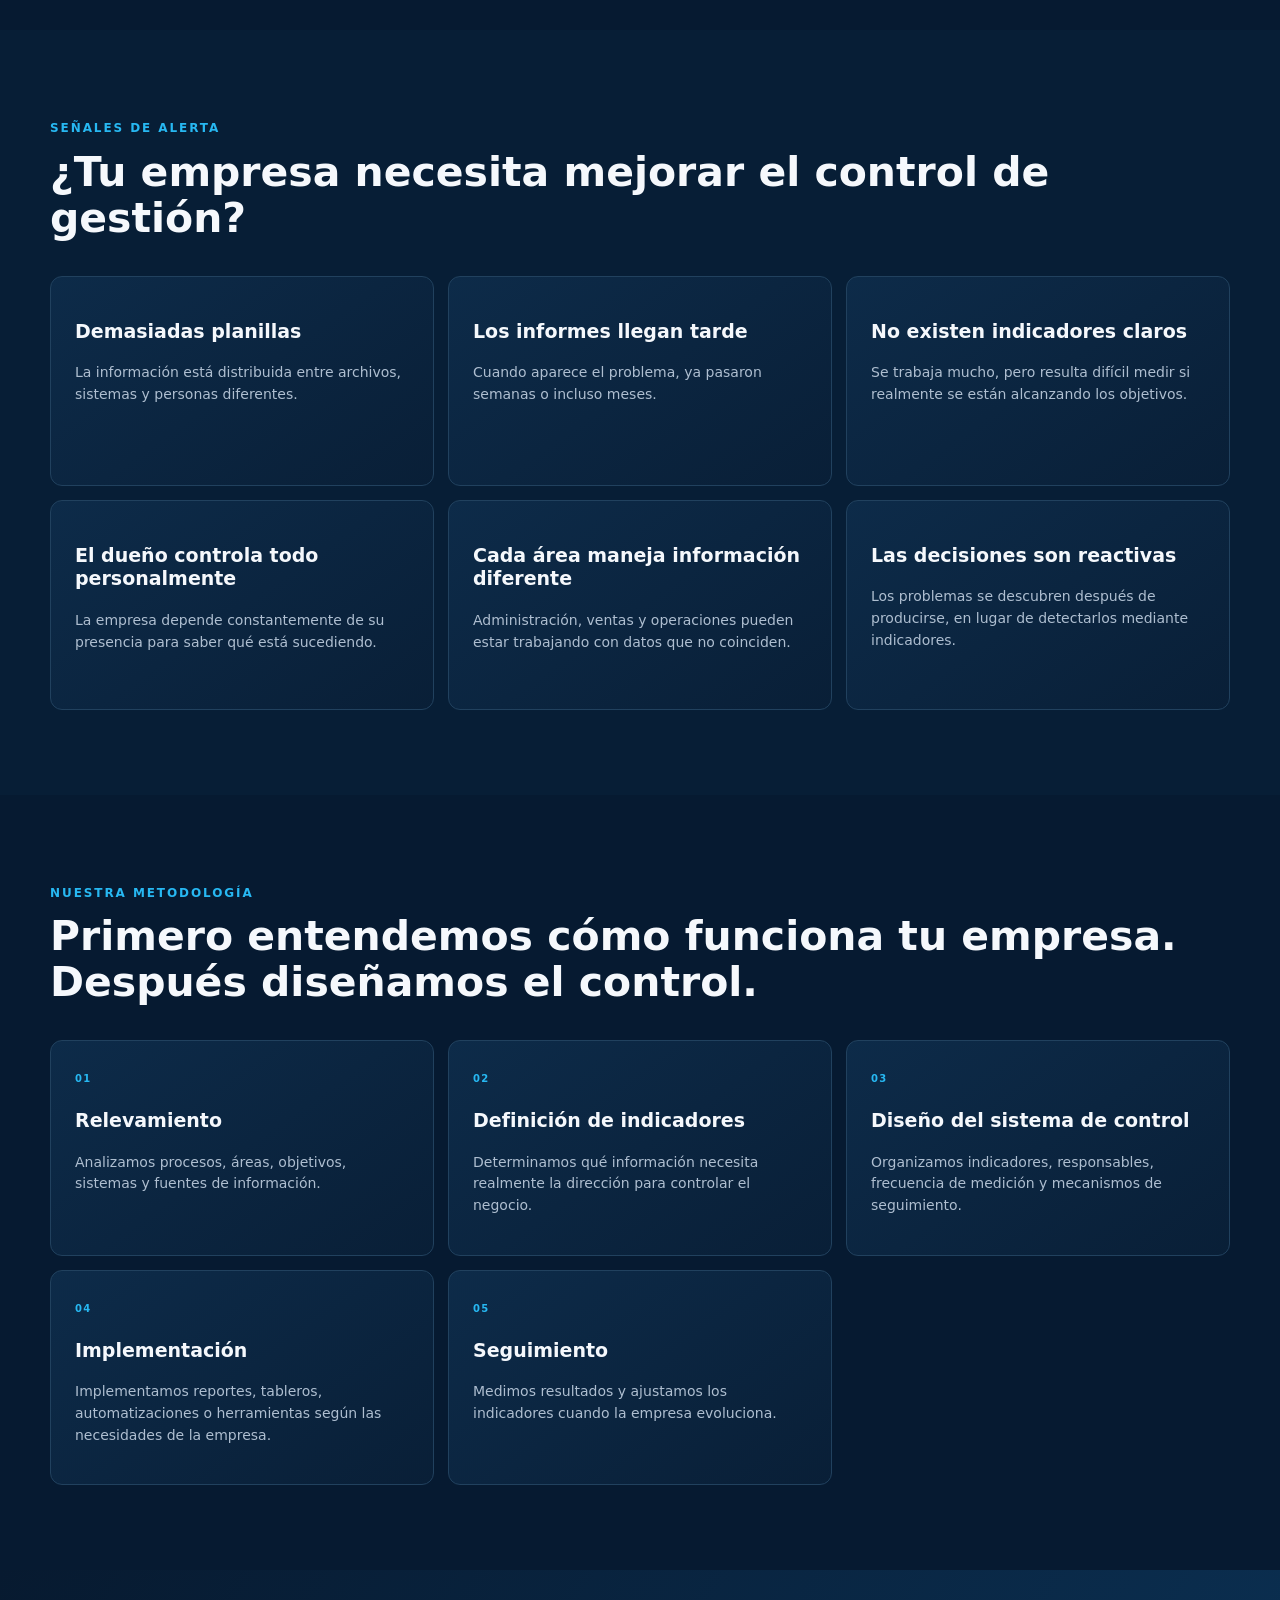
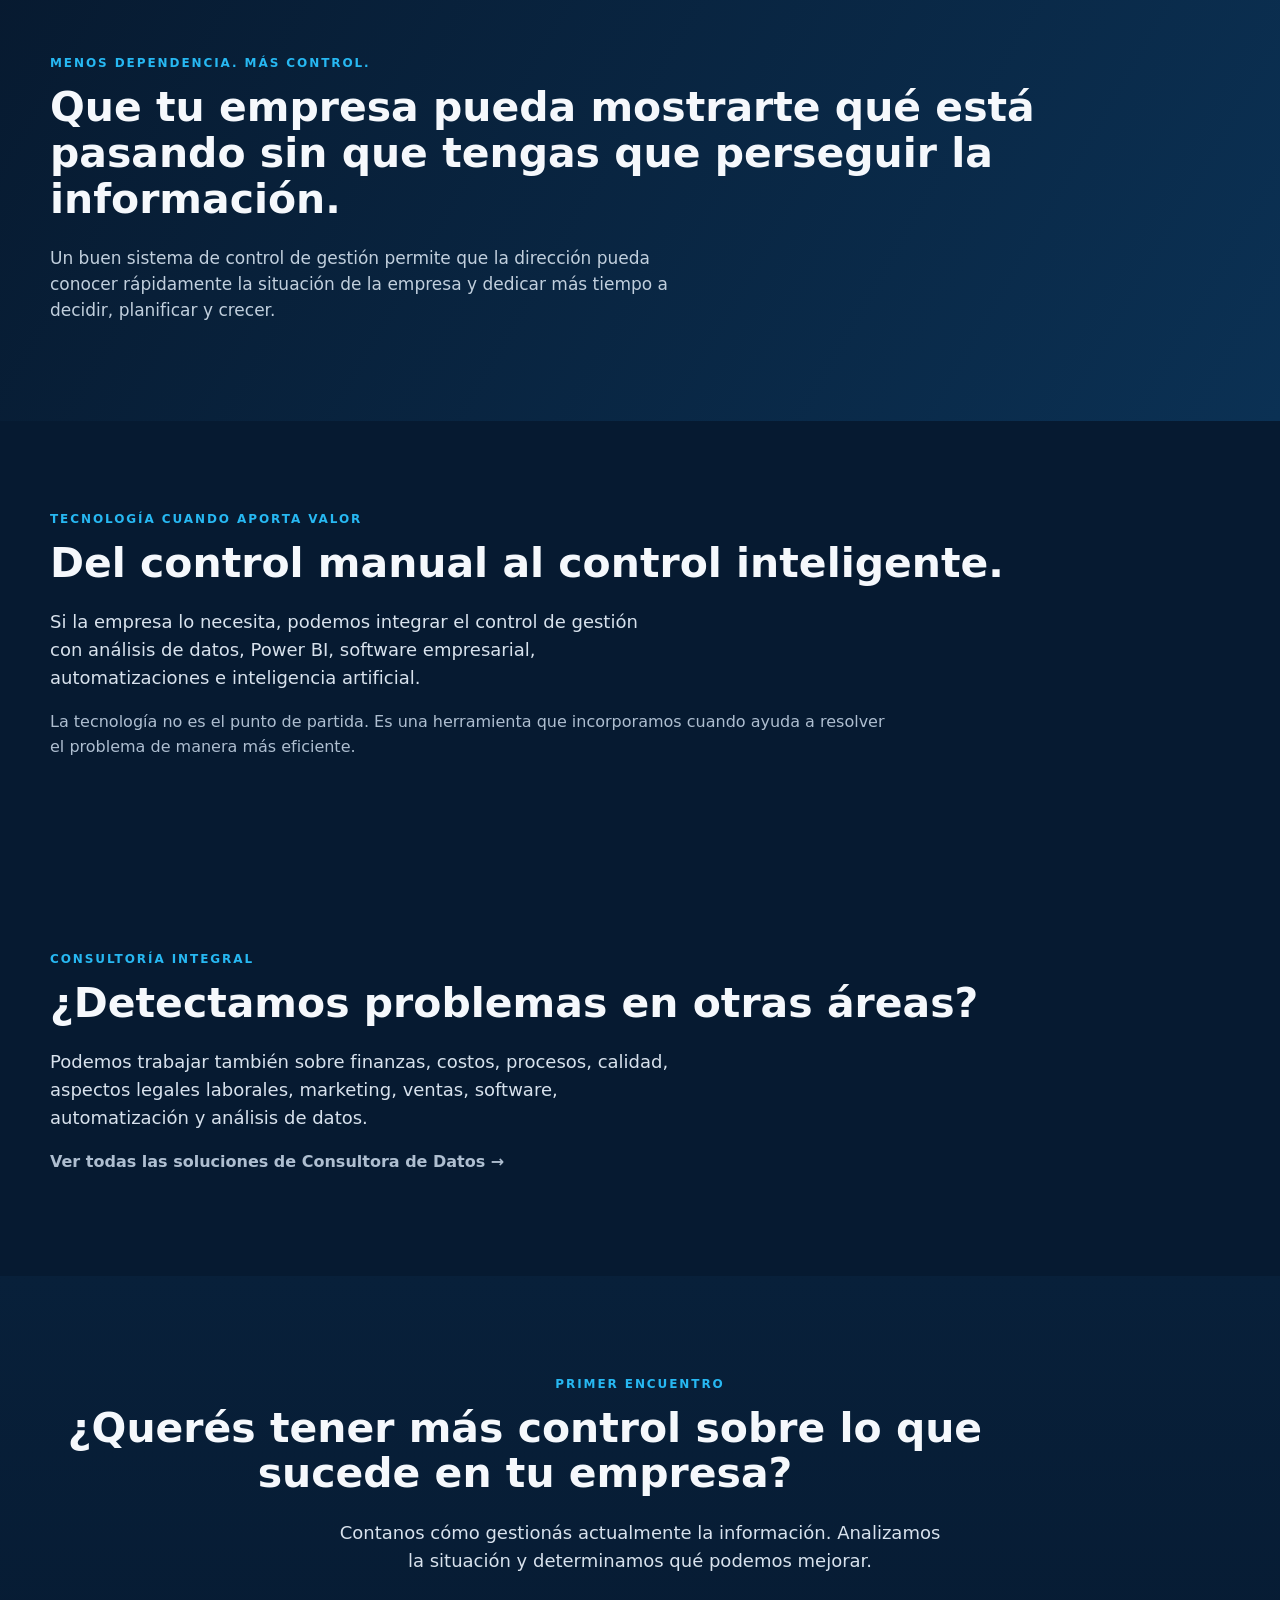
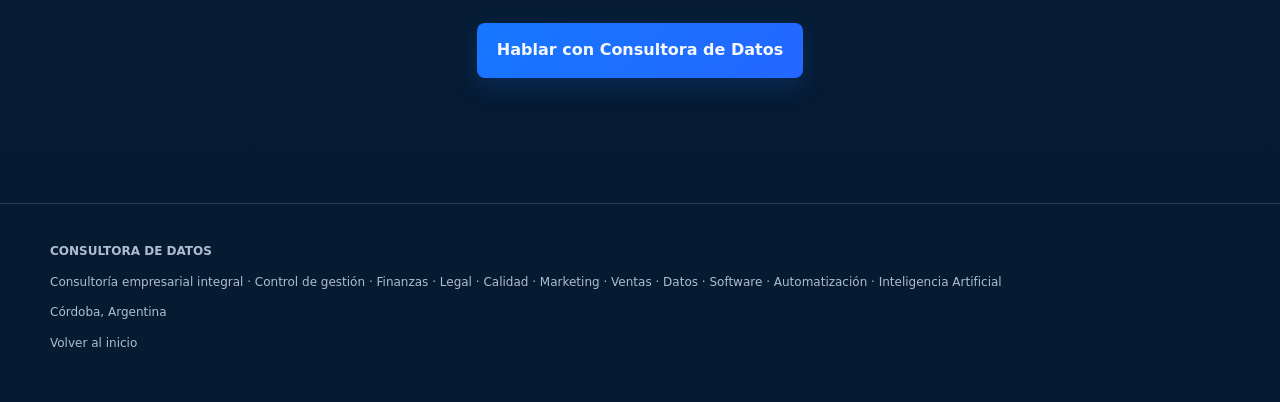
<file: control-gestion-empresas.html>
<!doctype html>
<html lang="es">

<head>

  <link rel="canonical" href="https://consultoradedatos.com/control-gestion-empresas.html">

  <!-- Google tag -->
  <script async src="https://www.googletagmanager.com/gtag/js?id=G-LFECQJY7NT"></script>
  <script>
    window.dataLayer = window.dataLayer || [];
    function gtag(){dataLayer.push(arguments);}
    gtag('js', new Date());
    gtag('config', 'G-LFECQJY7NT');
  </script>

  <meta charset="utf-8">
  <meta name="viewport" content="width=device-width,initial-scale=1">

  <title>Control de Gestión para Empresas en Córdoba | Consultora de Datos</title>

  <meta
    name="description"
    content="Control de gestión para empresas y PyMEs en Córdoba. Diseñamos indicadores, KPIs, tableros y sistemas de seguimiento para mejorar resultados y tomar decisiones."
  >

  <meta name="robots" content="index, follow">

  <meta property="og:title" content="Control de Gestión para Empresas | Consultora de Datos">

  <meta
    property="og:description"
    content="Indicadores, KPIs y seguimiento empresarial para transformar información en decisiones concretas."
  >

  <meta property="og:url" content="https://consultoradedatos.com/control-gestion-empresas.html">
  <meta property="og:type" content="website">
  <meta property="og:locale" content="es_AR">
  <meta property="og:site_name" content="Consultora de Datos">

  <link rel="stylesheet" href="style.css">

  <!-- Datos estructurados -->
  <script type="application/ld+json">
  {
    "@context": "https://schema.org",
    "@type": "Service",
    "name": "Control de Gestión para Empresas",
    "description": "Servicio de control de gestión empresarial mediante indicadores, KPIs, tableros de seguimiento, análisis de resultados y mejora de procesos.",
    "provider": {
      "@type": "ProfessionalService",
      "name": "Consultora de Datos",
      "url": "https://consultoradedatos.com/"
    },
    "areaServed": {
      "@type": "AdministrativeArea",
      "name": "Córdoba, Argentina"
    }
  }
  </script>

</head>


<body class="service-page">

<header>

  <div class="container nav">

    <a href="/" class="brand" style="text-decoration:none;">
      <strong>CONSULTORA</strong>
      <span>DE DATOS</span>
    </a>

    <nav>
      <a href="/">Inicio</a>
      <a href="/#soluciones">Soluciones</a>
      <a href="/#sectores">Sectores</a>
    </nav>

    <a
      class="btn primary"
      href="https://wa.me/5493572619874?text=Hola%2C%20quiero%20consultar%20por%20Control%20de%20Gestion."
      target="_blank"
      rel="noopener"
      onclick="gtag('event','contacto_whatsapp');"
    >
      Reunión gratuita
    </a>

  </div>

</header>


<main>


<section class="hero">

  <div class="container hero-grid">

    <div>

      <span class="eyebrow">CONTROL DE GESTIÓN EMPRESARIAL</span>

      <h1>
        No alcanza con saber qué pasó.
        Necesitás saber por qué pasó y qué hacer después.
      </h1>

      <p class="lead">
        Diseñamos sistemas de control de gestión para que puedas
        conocer el desempeño real de tu empresa, detectar desvíos
        y tomar decisiones con información clara y actualizada.
      </p>

      <div class="hero-actions">

        <a
          class="btn primary"
          href="https://wa.me/5493572619874?text=Hola%2C%20quiero%20mejorar%20el%20control%20de%20gestion%20de%20mi%20empresa."
          target="_blank"
          rel="noopener"
          onclick="gtag('event','contacto_whatsapp');"
        >
          Solicitar diagnóstico inicial
        </a>

        <a class="btn secondary" href="/">
          Conocer la Consultora
        </a>

      </div>

    </div>

  </div>

</section>


<section>

  <div class="container">

    <span class="eyebrow">GESTIÓN BASADA EN INFORMACIÓN</span>

    <h2>
      ¿Sabés realmente cómo está funcionando cada área de tu empresa?
    </h2>

    <p class="lead">
      El control de gestión permite transformar datos operativos,
      comerciales y financieros en indicadores que muestran qué
      está funcionando, qué necesita atención y dónde existen
      oportunidades de mejora.
    </p>


    <div class="cards">

      <article>
        <span class="tag">KPIs</span>
        <h3>Indicadores de gestión</h3>
        <p>
          Definimos indicadores relevantes para medir el desempeño
          de las distintas áreas de la empresa.
        </p>
      </article>


      <article>
        <span class="tag">OBJETIVOS</span>
        <h3>Seguimiento de resultados</h3>
        <p>
          Comparamos objetivos, presupuestos y resultados reales
          para detectar desvíos y actuar a tiempo.
        </p>
      </article>


      <article>
        <span class="tag">DASHBOARDS</span>
        <h3>Tableros de control</h3>
        <p>
          Organizamos la información en reportes y dashboards que
          permiten visualizar rápidamente la situación del negocio.
        </p>
      </article>


      <article>
        <span class="tag">ÁREAS</span>
        <h3>Análisis por sector</h3>
        <p>
          Evaluamos administración, finanzas, ventas, operaciones,
          procesos y otras áreas relevantes de la empresa.
        </p>
      </article>


      <article>
        <span class="tag">DESVÍOS</span>
        <h3>Detección temprana</h3>
        <p>
          Identificamos diferencias entre los resultados esperados
          y los obtenidos para facilitar acciones correctivas.
        </p>
      </article>


      <article>
        <span class="tag">DECISIONES</span>
        <h3>Información para dirigir</h3>
        <p>
          El objetivo final es que la dirección pueda tomar
          decisiones con información y no solamente con intuición.
        </p>
      </article>

    </div>

  </div>

</section>


<section class="alt">

  <div class="container">

    <span class="eyebrow">SEÑALES DE ALERTA</span>

    <h2>
      ¿Tu empresa necesita mejorar el control de gestión?
    </h2>


    <div class="cards">

      <article>
        <h3>Demasiadas planillas</h3>
        <p>
          La información está distribuida entre archivos,
          sistemas y personas diferentes.
        </p>
      </article>


      <article>
        <h3>Los informes llegan tarde</h3>
        <p>
          Cuando aparece el problema, ya pasaron semanas
          o incluso meses.
        </p>
      </article>


      <article>
        <h3>No existen indicadores claros</h3>
        <p>
          Se trabaja mucho, pero resulta difícil medir si
          realmente se están alcanzando los objetivos.
        </p>
      </article>


      <article>
        <h3>El dueño controla todo personalmente</h3>
        <p>
          La empresa depende constantemente de su presencia
          para saber qué está sucediendo.
        </p>
      </article>


      <article>
        <h3>Cada área maneja información diferente</h3>
        <p>
          Administración, ventas y operaciones pueden estar
          trabajando con datos que no coinciden.
        </p>
      </article>


      <article>
        <h3>Las decisiones son reactivas</h3>
        <p>
          Los problemas se descubren después de producirse,
          en lugar de detectarlos mediante indicadores.
        </p>
      </article>

    </div>

  </div>

</section>


<section>

  <div class="container">

    <span class="eyebrow">NUESTRA METODOLOGÍA</span>

    <h2>
      Primero entendemos cómo funciona tu empresa.
      Después diseñamos el control.
    </h2>


    <div class="cards">

      <article>
        <span class="tag">01</span>
        <h3>Relevamiento</h3>
        <p>
          Analizamos procesos, áreas, objetivos, sistemas
          y fuentes de información.
        </p>
      </article>


      <article>
        <span class="tag">02</span>
        <h3>Definición de indicadores</h3>
        <p>
          Determinamos qué información necesita realmente
          la dirección para controlar el negocio.
        </p>
      </article>


      <article>
        <span class="tag">03</span>
        <h3>Diseño del sistema de control</h3>
        <p>
          Organizamos indicadores, responsables, frecuencia
          de medición y mecanismos de seguimiento.
        </p>
      </article>


      <article>
        <span class="tag">04</span>
        <h3>Implementación</h3>
        <p>
          Implementamos reportes, tableros, automatizaciones
          o herramientas según las necesidades de la empresa.
        </p>
      </article>


      <article>
        <span class="tag">05</span>
        <h3>Seguimiento</h3>
        <p>
          Medimos resultados y ajustamos los indicadores
          cuando la empresa evoluciona.
        </p>
      </article>

    </div>

  </div>

</section>


<section class="life">

  <div class="container">

    <span class="eyebrow">MENOS DEPENDENCIA. MÁS CONTROL.</span>

    <h2>
      Que tu empresa pueda mostrarte qué está pasando sin que tengas que perseguir la información.
    </h2>

    <p class="lead">
      Un buen sistema de control de gestión permite que la dirección
      pueda conocer rápidamente la situación de la empresa y dedicar
      más tiempo a decidir, planificar y crecer.
    </p>

  </div>

</section>


<section>

  <div class="container">

    <span class="eyebrow">TECNOLOGÍA CUANDO APORTA VALOR</span>

    <h2>
      Del control manual al control inteligente.
    </h2>

    <p class="lead">
      Si la empresa lo necesita, podemos integrar el control de
      gestión con análisis de datos, Power BI, software empresarial,
      automatizaciones e inteligencia artificial.
    </p>

    <p>
      La tecnología no es el punto de partida.
      Es una herramienta que incorporamos cuando ayuda a resolver
      el problema de manera más eficiente.
    </p>

  </div>

</section>


<section>

  <div class="container">

    <span class="eyebrow">CONSULTORÍA INTEGRAL</span>

    <h2>
      ¿Detectamos problemas en otras áreas?
    </h2>

    <p class="lead">
      Podemos trabajar también sobre finanzas, costos, procesos,
      calidad, aspectos legales laborales, marketing, ventas,
      software, automatización y análisis de datos.
    </p>

    <p>
      <a href="/" style="font-weight:700; text-decoration:none;">
        Ver todas las soluciones de Consultora de Datos →
      </a>
    </p>

  </div>

</section>


<section class="closing">

  <div class="container">

    <span class="eyebrow">PRIMER ENCUENTRO</span>

    <h2>
      ¿Querés tener más control sobre lo que sucede en tu empresa?
    </h2>

    <p class="lead">
      Contanos cómo gestionás actualmente la información.
      Analizamos la situación y determinamos qué podemos mejorar.
    </p>

    <a
      class="btn primary"
      href="https://wa.me/5493572619874?text=Hola%2C%20quiero%20consultar%20por%20Control%20de%20Gestion%20para%20mi%20empresa."
      target="_blank"
      rel="noopener"
      onclick="gtag('event','contacto_whatsapp');"
    >
      Hablar con Consultora de Datos
    </a>

  </div>

</section>


</main>


<footer>

  <div class="container">

    <strong>CONSULTORA DE DATOS</strong>

    <p>
      Consultoría empresarial integral · Control de gestión · Finanzas ·
      Legal · Calidad · Marketing · Ventas · Datos · Software ·
      Automatización · Inteligencia Artificial
    </p>

    <p>Córdoba, Argentina</p>

    <p>
      <a href="/">Volver al inicio</a>
    </p>

  </div>

</footer>


</body>
</html>
</file>
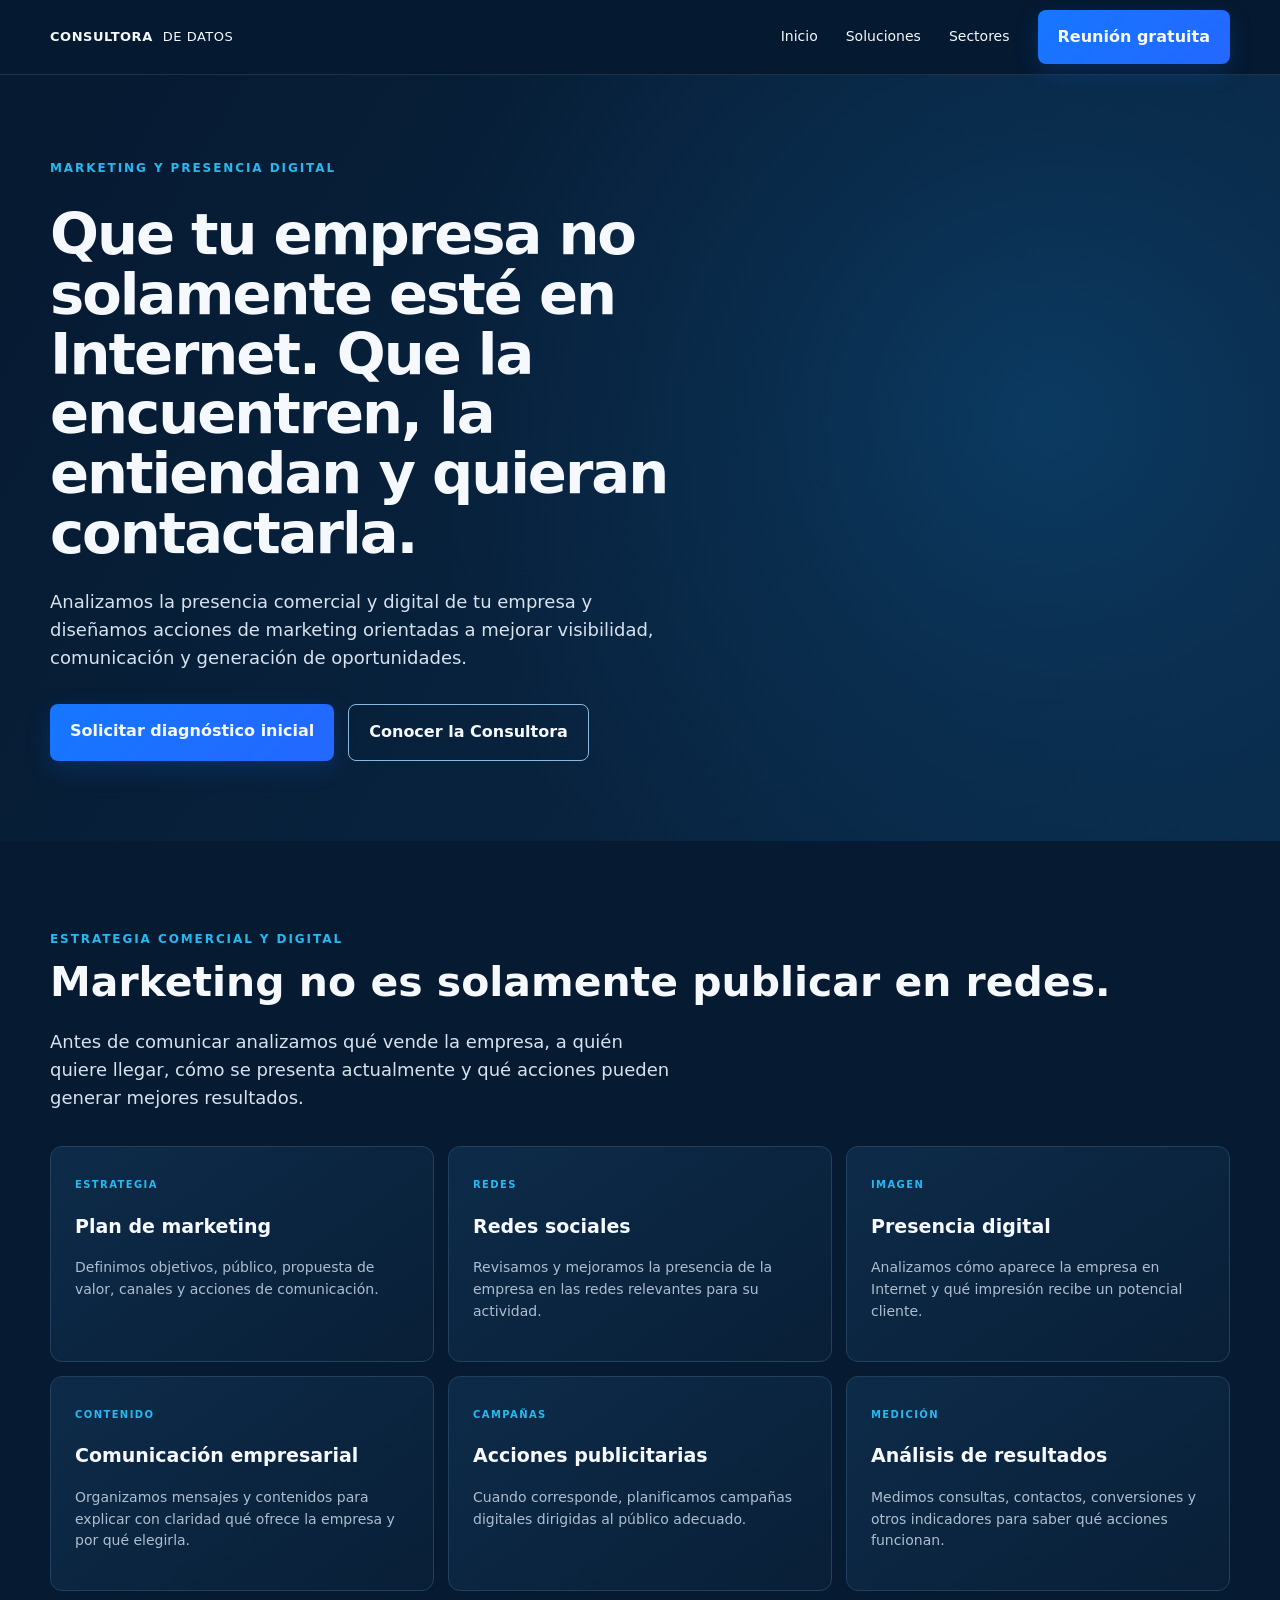
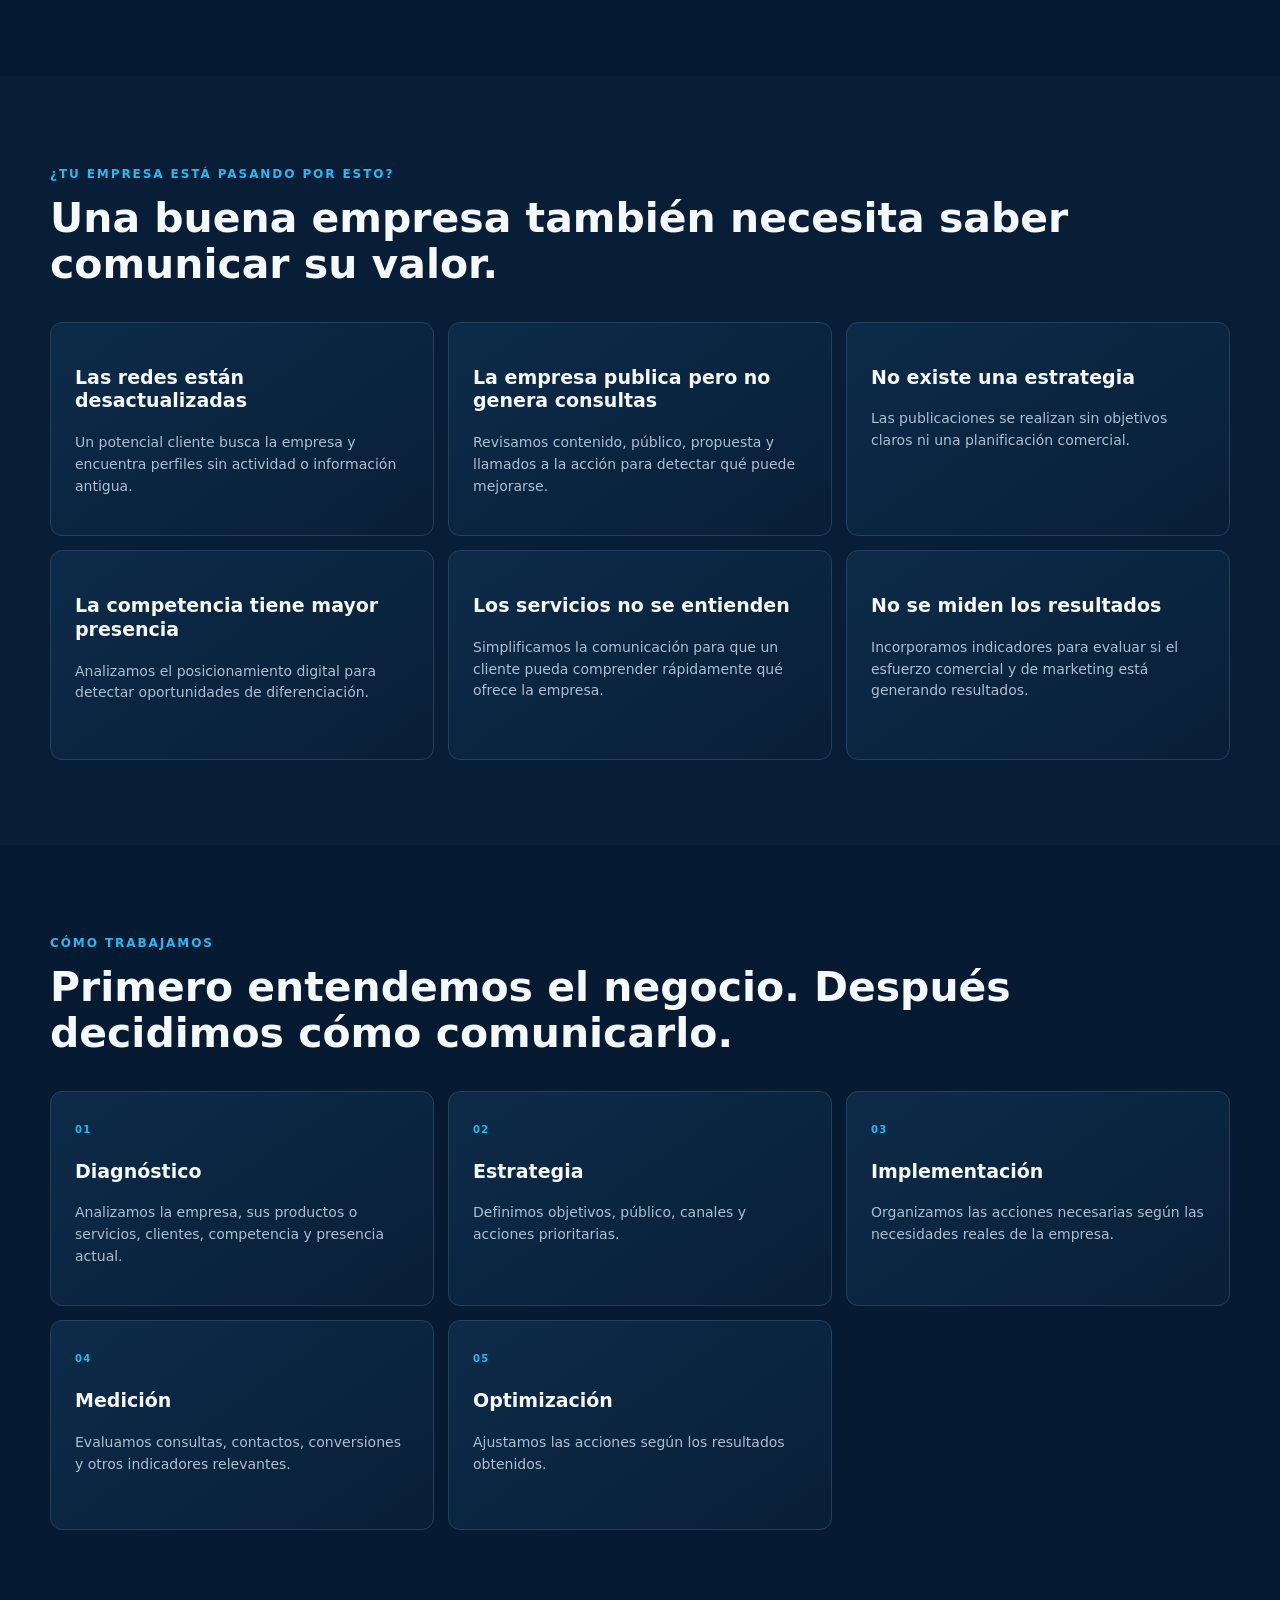
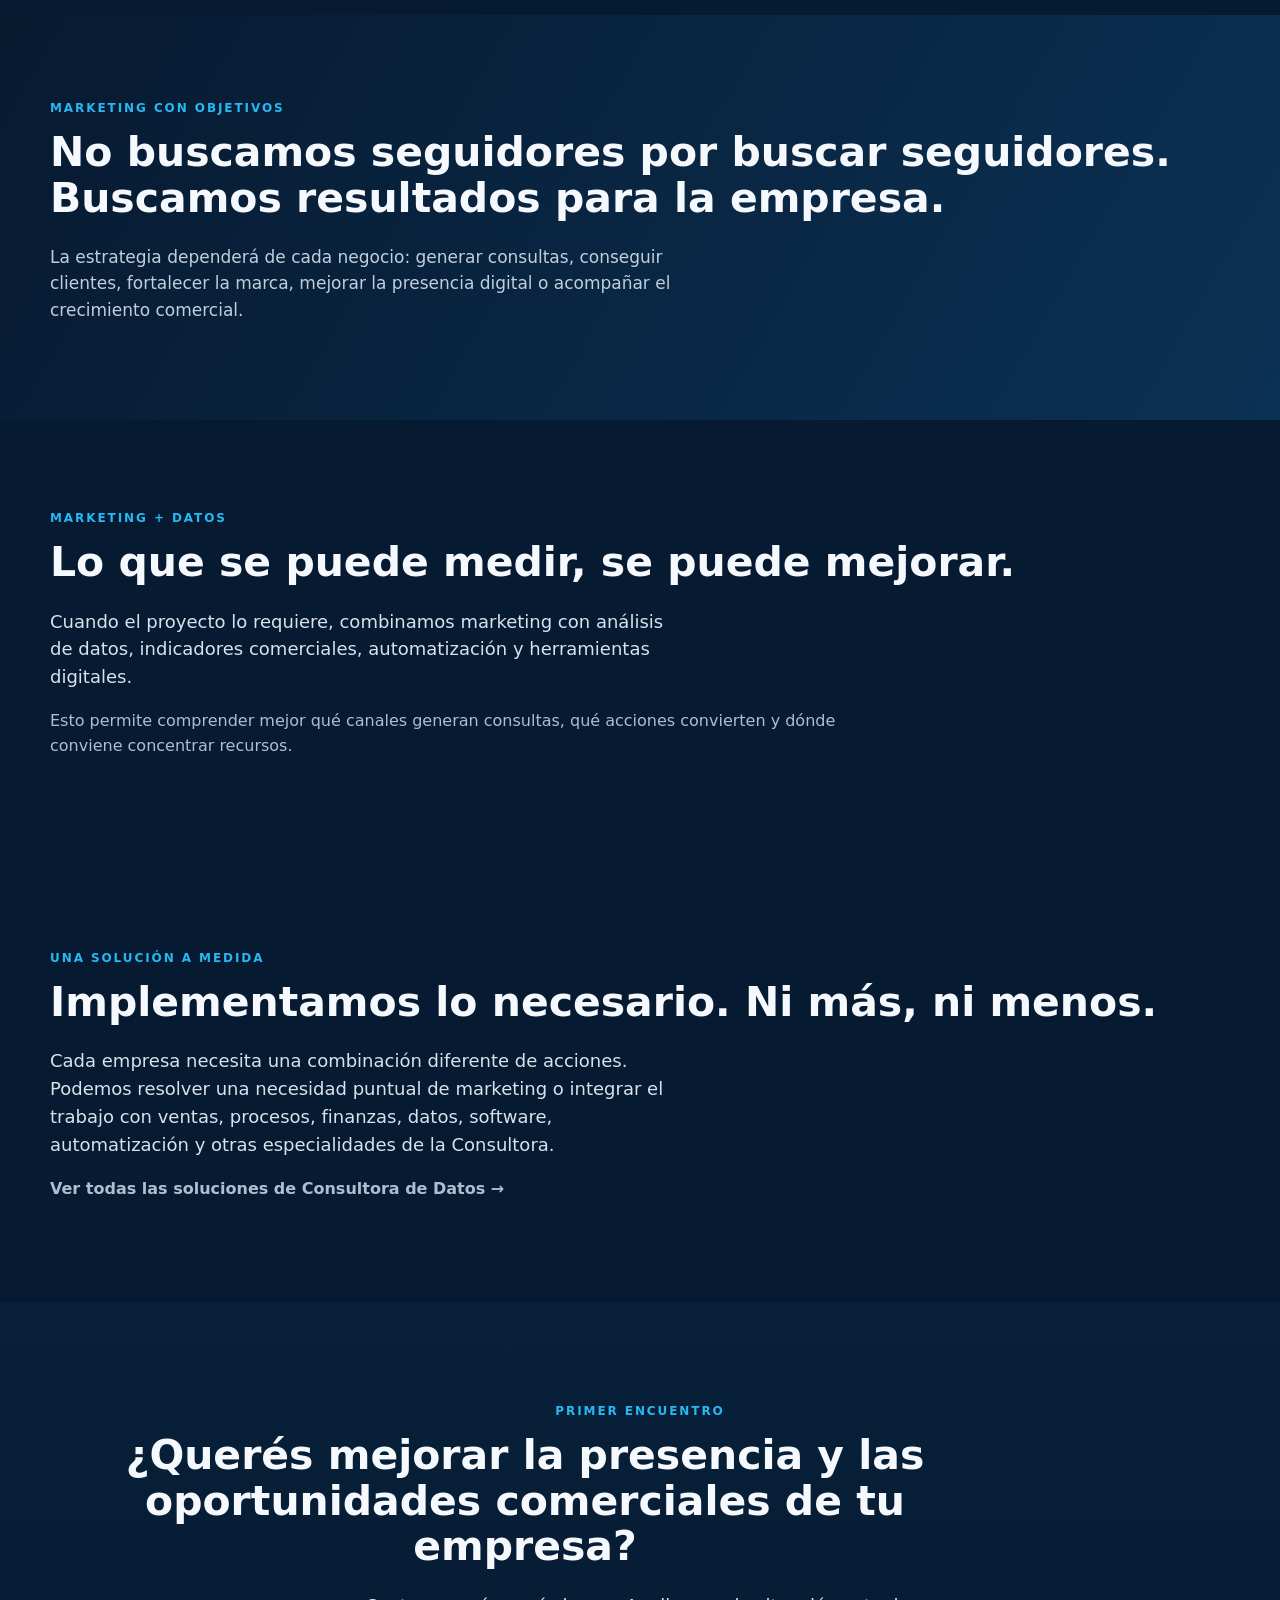
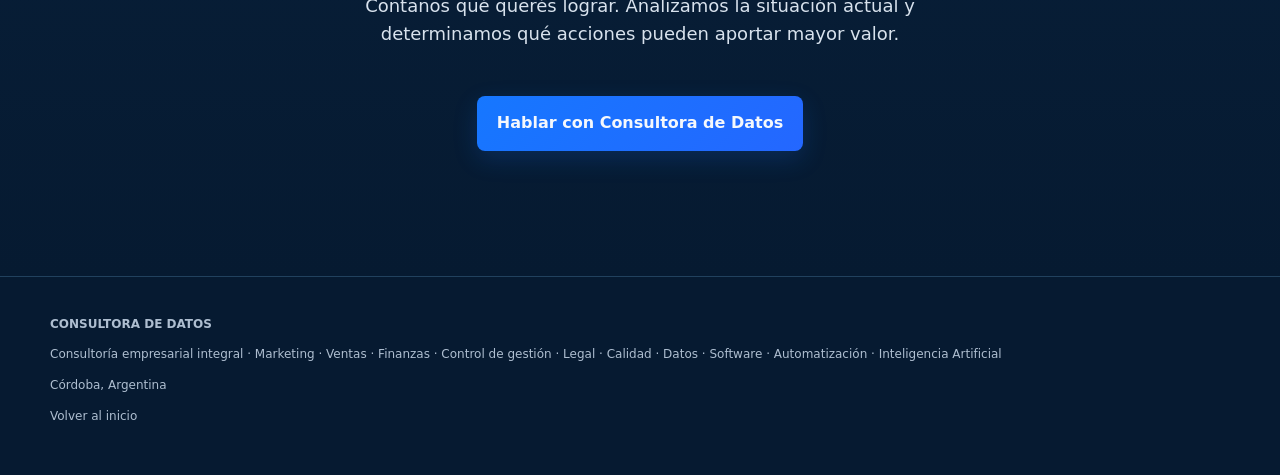
<file: marketing-redes-empresas.html>
<!doctype html>
<html lang="es">

<head>

  <link rel="canonical" href="https://consultoradedatos.com/marketing-redes-empresas.html">

  <!-- Google tag -->
  <script async src="https://www.googletagmanager.com/gtag/js?id=G-LFECQJY7NT"></script>
  <script>
    window.dataLayer = window.dataLayer || [];
    function gtag(){dataLayer.push(arguments);}
    gtag('js', new Date());
    gtag('config', 'G-LFECQJY7NT');
  </script>

  <meta charset="utf-8">
  <meta name="viewport" content="width=device-width,initial-scale=1">

  <title>Marketing Digital y Redes Sociales para Empresas en Córdoba | Consultora de Datos</title>

  <meta
    name="description"
    content="Marketing digital y gestión de redes sociales para empresas y PyMEs en Córdoba. Mejoramos presencia digital, comunicación, captación de clientes y resultados comerciales."
  >

  <meta name="robots" content="index, follow">

  <meta property="og:title" content="Marketing y Redes Sociales para Empresas | Consultora de Datos">

  <meta
    property="og:description"
    content="Estrategia de marketing, presencia digital, redes sociales y acciones comerciales orientadas a generar oportunidades para tu empresa."
  >

  <meta property="og:url" content="https://consultoradedatos.com/marketing-redes-empresas.html">
  <meta property="og:type" content="website">
  <meta property="og:locale" content="es_AR">
  <meta property="og:site_name" content="Consultora de Datos">

  <link rel="stylesheet" href="style.css">

  <!-- Datos estructurados -->
  <script type="application/ld+json">
  {
    "@context": "https://schema.org",
    "@type": "Service",
    "name": "Marketing Digital y Redes Sociales para Empresas",
    "description": "Consultoría de marketing, estrategia digital, redes sociales, comunicación y generación de oportunidades comerciales para empresas y PyMEs.",
    "provider": {
      "@type": "ProfessionalService",
      "name": "Consultora de Datos",
      "url": "https://consultoradedatos.com/"
    },
    "areaServed": {
      "@type": "AdministrativeArea",
      "name": "Córdoba, Argentina"
    }
  }
  </script>

</head>


<body class="service-page">

<header>

  <div class="container nav">

    <a href="/" class="brand" style="text-decoration:none;">
      <strong>CONSULTORA</strong>
      <span>DE DATOS</span>
    </a>

    <nav>
      <a href="/">Inicio</a>
      <a href="/#soluciones">Soluciones</a>
      <a href="/#sectores">Sectores</a>
    </nav>

    <a
      class="btn primary"
      href="https://wa.me/5493572619874?text=Hola%2C%20quiero%20consultar%20por%20marketing%20y%20redes%20para%20mi%20empresa."
      target="_blank"
      rel="noopener"
      onclick="gtag('event','contacto_whatsapp');"
    >
      Reunión gratuita
    </a>

  </div>

</header>


<main>


<section class="hero">

  <div class="container hero-grid">

    <div>

      <span class="eyebrow">MARKETING Y PRESENCIA DIGITAL</span>

      <h1>
        Que tu empresa no solamente esté en Internet.
        Que la encuentren, la entiendan y quieran contactarla.
      </h1>

      <p class="lead">
        Analizamos la presencia comercial y digital de tu empresa
        y diseñamos acciones de marketing orientadas a mejorar
        visibilidad, comunicación y generación de oportunidades.
      </p>

      <div class="hero-actions">

        <a
          class="btn primary"
          href="https://wa.me/5493572619874?text=Hola%2C%20quiero%20mejorar%20el%20marketing%20y%20la%20presencia%20digital%20de%20mi%20empresa."
          target="_blank"
          rel="noopener"
          onclick="gtag('event','contacto_whatsapp');"
        >
          Solicitar diagnóstico inicial
        </a>

        <a class="btn secondary" href="/">
          Conocer la Consultora
        </a>

      </div>

    </div>

  </div>

</section>


<section>

  <div class="container">

    <span class="eyebrow">ESTRATEGIA COMERCIAL Y DIGITAL</span>

    <h2>
      Marketing no es solamente publicar en redes.
    </h2>

    <p class="lead">
      Antes de comunicar analizamos qué vende la empresa,
      a quién quiere llegar, cómo se presenta actualmente
      y qué acciones pueden generar mejores resultados.
    </p>


    <div class="cards">

      <article>
        <span class="tag">ESTRATEGIA</span>
        <h3>Plan de marketing</h3>
        <p>
          Definimos objetivos, público, propuesta de valor,
          canales y acciones de comunicación.
        </p>
      </article>


      <article>
        <span class="tag">REDES</span>
        <h3>Redes sociales</h3>
        <p>
          Revisamos y mejoramos la presencia de la empresa
          en las redes relevantes para su actividad.
        </p>
      </article>


      <article>
        <span class="tag">IMAGEN</span>
        <h3>Presencia digital</h3>
        <p>
          Analizamos cómo aparece la empresa en Internet
          y qué impresión recibe un potencial cliente.
        </p>
      </article>


      <article>
        <span class="tag">CONTENIDO</span>
        <h3>Comunicación empresarial</h3>
        <p>
          Organizamos mensajes y contenidos para explicar
          con claridad qué ofrece la empresa y por qué elegirla.
        </p>
      </article>


      <article>
        <span class="tag">CAMPAÑAS</span>
        <h3>Acciones publicitarias</h3>
        <p>
          Cuando corresponde, planificamos campañas digitales
          dirigidas al público adecuado.
        </p>
      </article>


      <article>
        <span class="tag">MEDICIÓN</span>
        <h3>Análisis de resultados</h3>
        <p>
          Medimos consultas, contactos, conversiones y otros
          indicadores para saber qué acciones funcionan.
        </p>
      </article>

    </div>

  </div>

</section>


<section class="alt">

  <div class="container">

    <span class="eyebrow">¿TU EMPRESA ESTÁ PASANDO POR ESTO?</span>

    <h2>
      Una buena empresa también necesita saber comunicar su valor.
    </h2>


    <div class="cards">

      <article>
        <h3>Las redes están desactualizadas</h3>
        <p>
          Un potencial cliente busca la empresa y encuentra
          perfiles sin actividad o información antigua.
        </p>
      </article>


      <article>
        <h3>La empresa publica pero no genera consultas</h3>
        <p>
          Revisamos contenido, público, propuesta y llamados
          a la acción para detectar qué puede mejorarse.
        </p>
      </article>


      <article>
        <h3>No existe una estrategia</h3>
        <p>
          Las publicaciones se realizan sin objetivos claros
          ni una planificación comercial.
        </p>
      </article>


      <article>
        <h3>La competencia tiene mayor presencia</h3>
        <p>
          Analizamos el posicionamiento digital para detectar
          oportunidades de diferenciación.
        </p>
      </article>


      <article>
        <h3>Los servicios no se entienden</h3>
        <p>
          Simplificamos la comunicación para que un cliente
          pueda comprender rápidamente qué ofrece la empresa.
        </p>
      </article>


      <article>
        <h3>No se miden los resultados</h3>
        <p>
          Incorporamos indicadores para evaluar si el esfuerzo
          comercial y de marketing está generando resultados.
        </p>
      </article>

    </div>

  </div>

</section>


<section>

  <div class="container">

    <span class="eyebrow">CÓMO TRABAJAMOS</span>

    <h2>
      Primero entendemos el negocio.
      Después decidimos cómo comunicarlo.
    </h2>


    <div class="cards">

      <article>
        <span class="tag">01</span>
        <h3>Diagnóstico</h3>
        <p>
          Analizamos la empresa, sus productos o servicios,
          clientes, competencia y presencia actual.
        </p>
      </article>


      <article>
        <span class="tag">02</span>
        <h3>Estrategia</h3>
        <p>
          Definimos objetivos, público, canales y acciones
          prioritarias.
        </p>
      </article>


      <article>
        <span class="tag">03</span>
        <h3>Implementación</h3>
        <p>
          Organizamos las acciones necesarias según las
          necesidades reales de la empresa.
        </p>
      </article>


      <article>
        <span class="tag">04</span>
        <h3>Medición</h3>
        <p>
          Evaluamos consultas, contactos, conversiones
          y otros indicadores relevantes.
        </p>
      </article>


      <article>
        <span class="tag">05</span>
        <h3>Optimización</h3>
        <p>
          Ajustamos las acciones según los resultados obtenidos.
        </p>
      </article>

    </div>

  </div>

</section>


<section class="life">

  <div class="container">

    <span class="eyebrow">MARKETING CON OBJETIVOS</span>

    <h2>
      No buscamos seguidores por buscar seguidores.
      Buscamos resultados para la empresa.
    </h2>

    <p class="lead">
      La estrategia dependerá de cada negocio:
      generar consultas, conseguir clientes, fortalecer la marca,
      mejorar la presencia digital o acompañar el crecimiento comercial.
    </p>

  </div>

</section>


<section>

  <div class="container">

    <span class="eyebrow">MARKETING + DATOS</span>

    <h2>
      Lo que se puede medir, se puede mejorar.
    </h2>

    <p class="lead">
      Cuando el proyecto lo requiere, combinamos marketing con
      análisis de datos, indicadores comerciales, automatización
      y herramientas digitales.
    </p>

    <p>
      Esto permite comprender mejor qué canales generan consultas,
      qué acciones convierten y dónde conviene concentrar recursos.
    </p>

  </div>

</section>


<section>

  <div class="container">

    <span class="eyebrow">UNA SOLUCIÓN A MEDIDA</span>

    <h2>
      Implementamos lo necesario. Ni más, ni menos.
    </h2>

    <p class="lead">
      Cada empresa necesita una combinación diferente de acciones.
      Podemos resolver una necesidad puntual de marketing o integrar
      el trabajo con ventas, procesos, finanzas, datos, software,
      automatización y otras especialidades de la Consultora.
    </p>

    <p>
      <a href="/" style="font-weight:700; text-decoration:none;">
        Ver todas las soluciones de Consultora de Datos →
      </a>
    </p>

  </div>

</section>


<section class="closing">

  <div class="container">

    <span class="eyebrow">PRIMER ENCUENTRO</span>

    <h2>
      ¿Querés mejorar la presencia y las oportunidades comerciales de tu empresa?
    </h2>

    <p class="lead">
      Contanos qué querés lograr. Analizamos la situación actual
      y determinamos qué acciones pueden aportar mayor valor.
    </p>

    <a
      class="btn primary"
      href="https://wa.me/5493572619874?text=Hola%2C%20quiero%20consultar%20por%20marketing%20y%20redes%20para%20mi%20empresa."
      target="_blank"
      rel="noopener"
      onclick="gtag('event','contacto_whatsapp');"
    >
      Hablar con Consultora de Datos
    </a>

  </div>

</section>


</main>


<footer>

  <div class="container">

    <strong>CONSULTORA DE DATOS</strong>

    <p>
      Consultoría empresarial integral · Marketing · Ventas ·
      Finanzas · Control de gestión · Legal · Calidad · Datos ·
      Software · Automatización · Inteligencia Artificial
    </p>

    <p>Córdoba, Argentina</p>

    <p>
      <a href="/">Volver al inicio</a>
    </p>

  </div>

</footer>


</body>
</html>
</file>
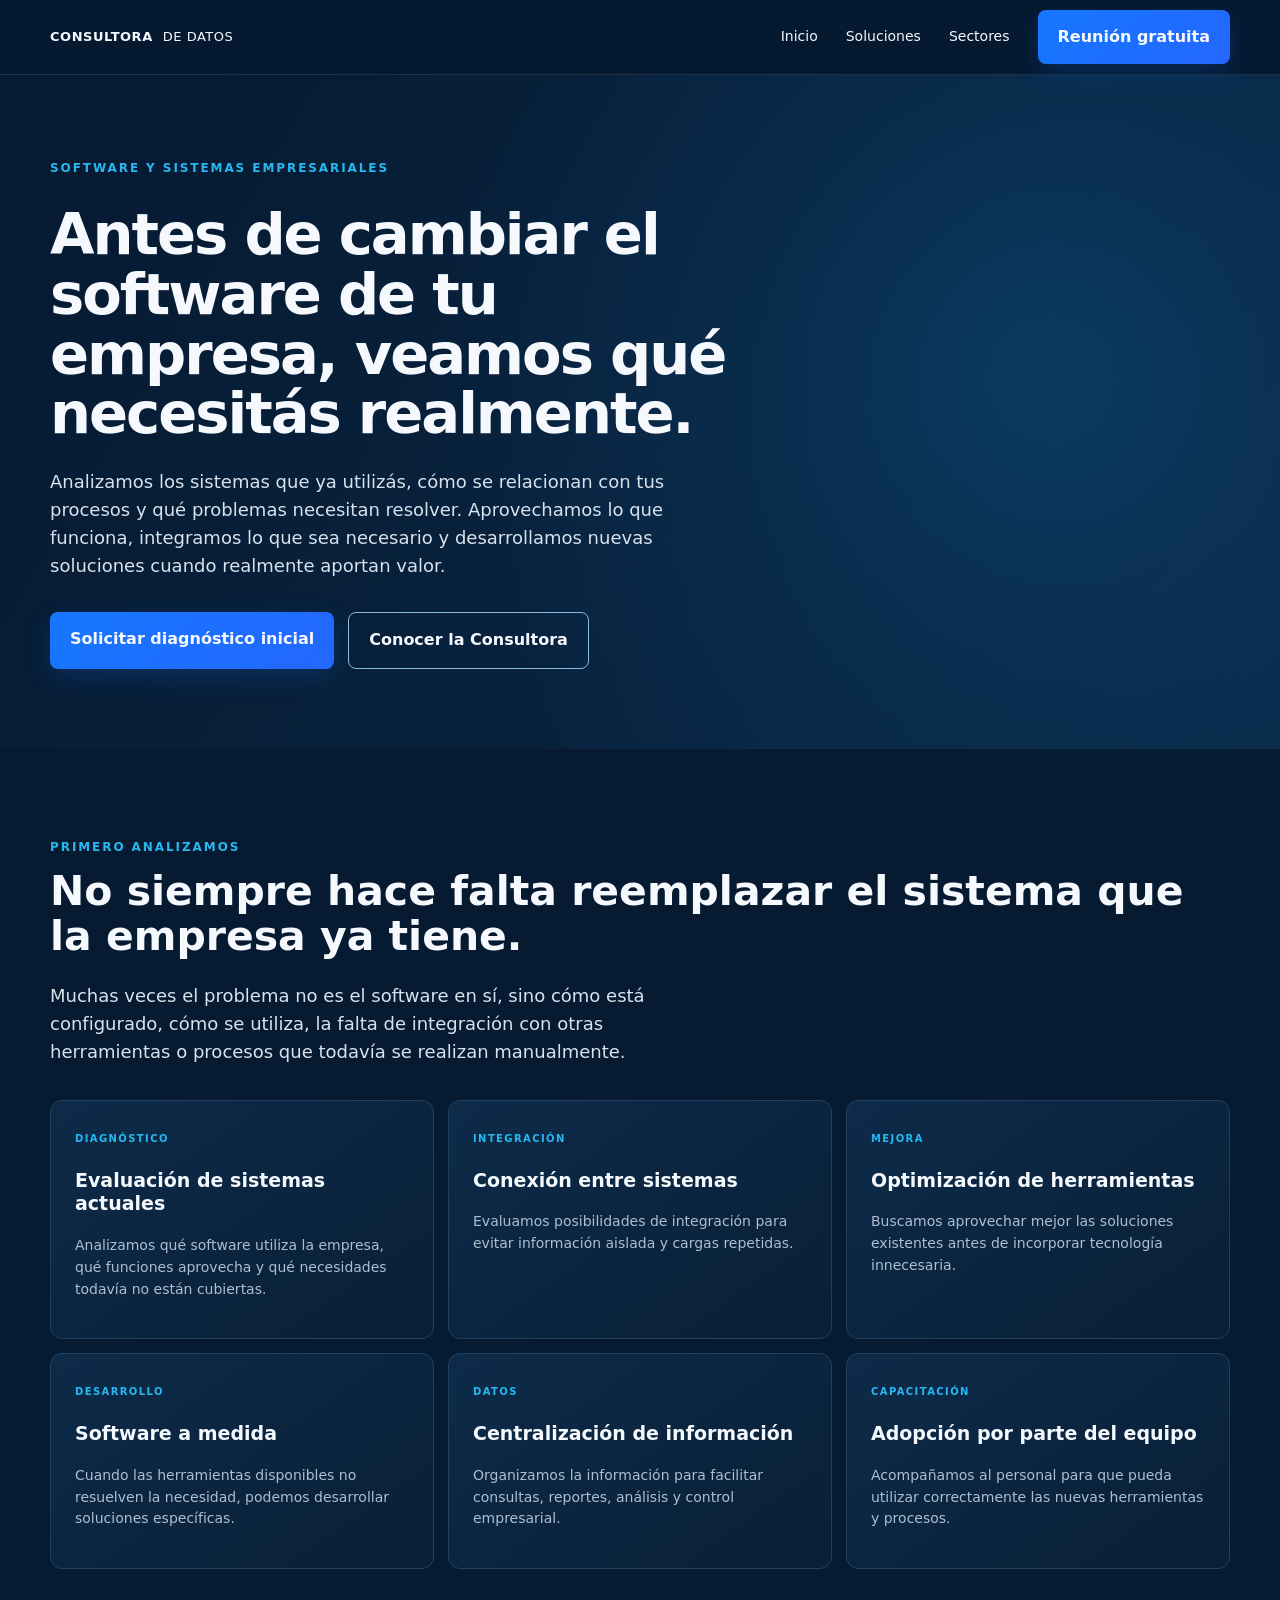
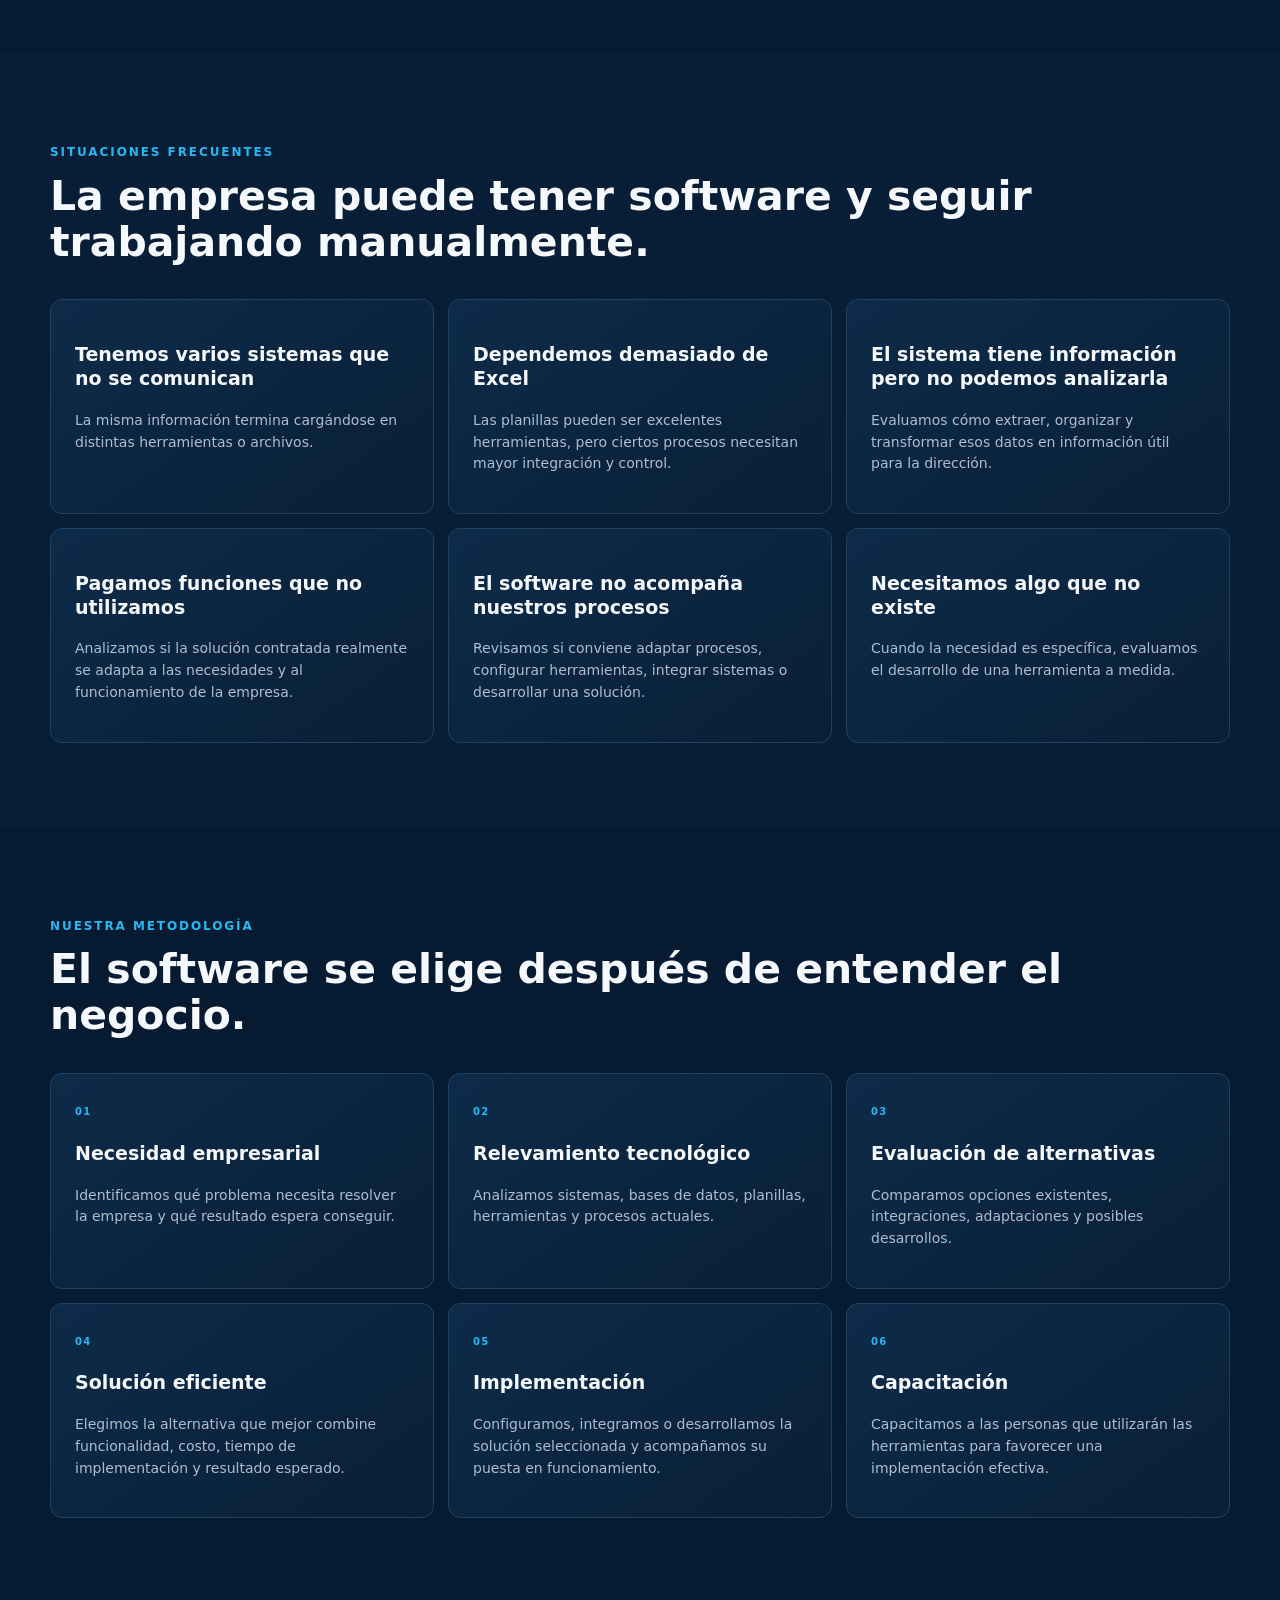
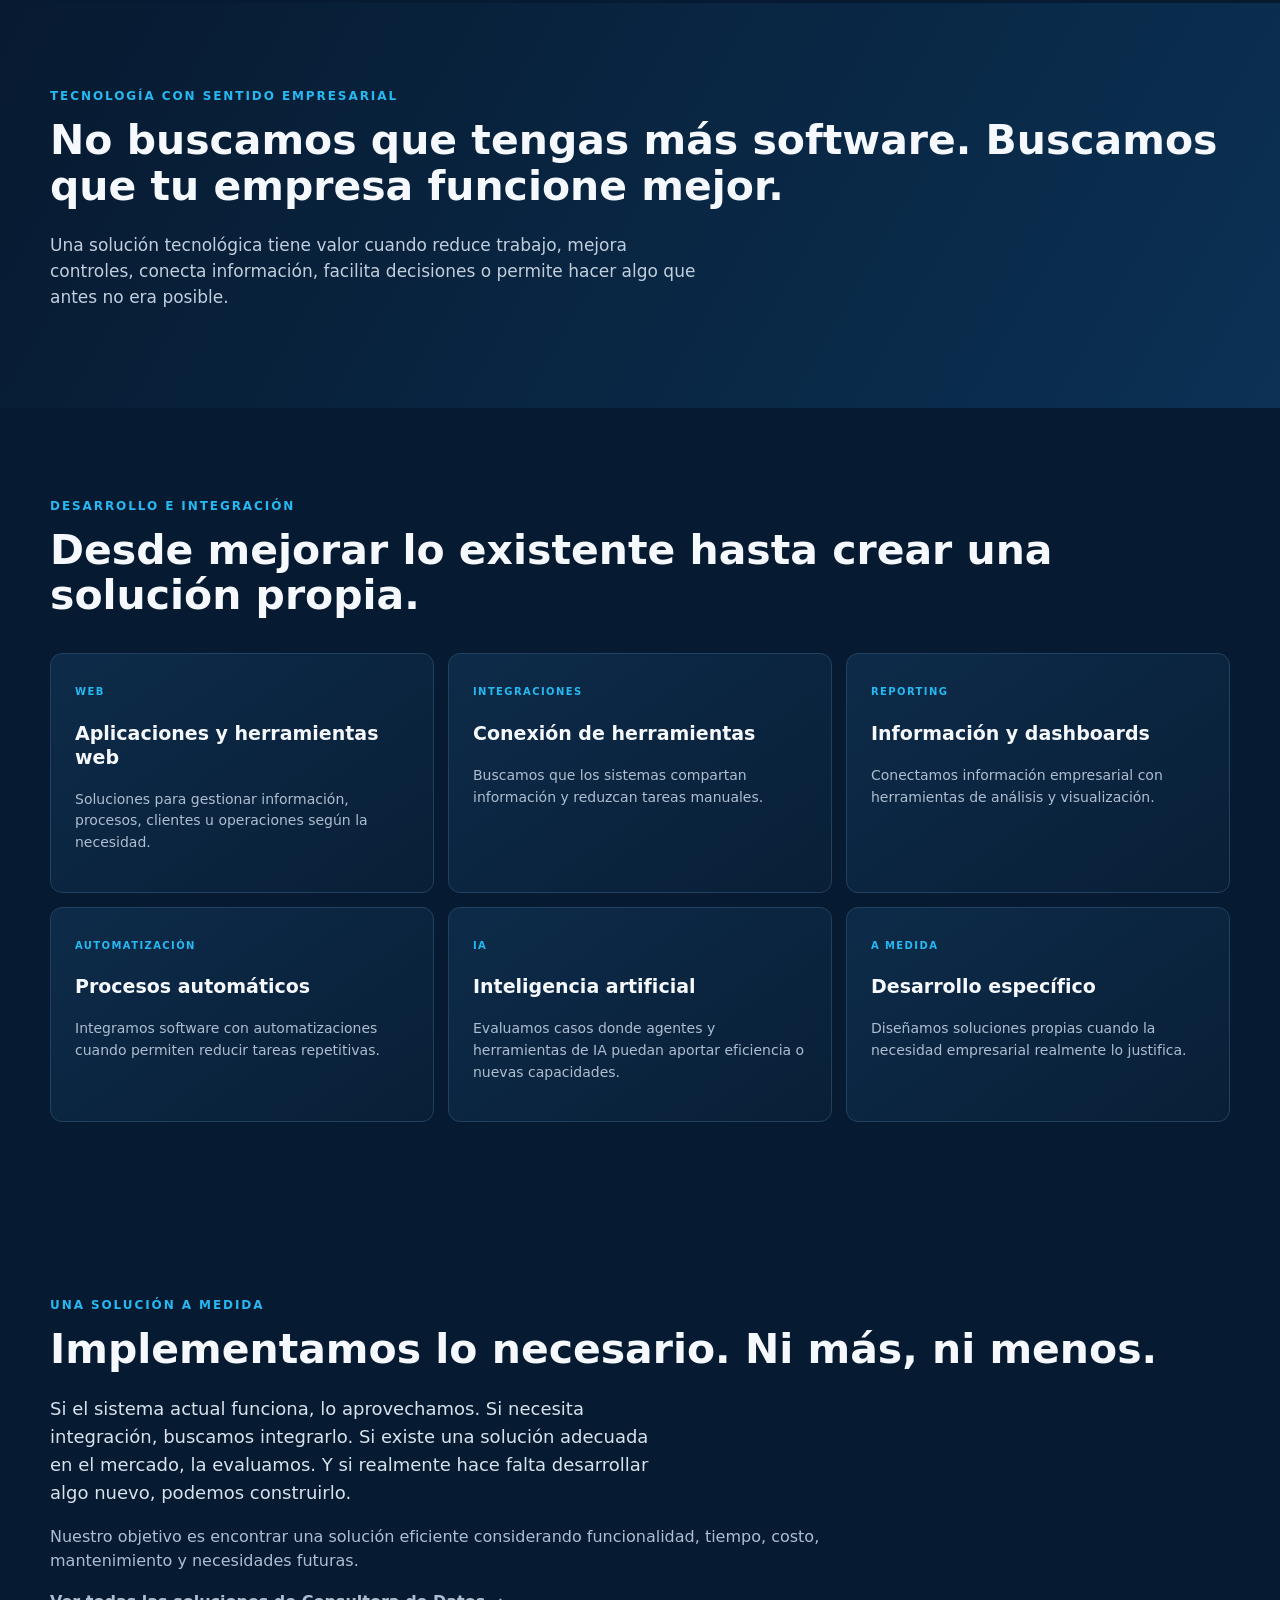
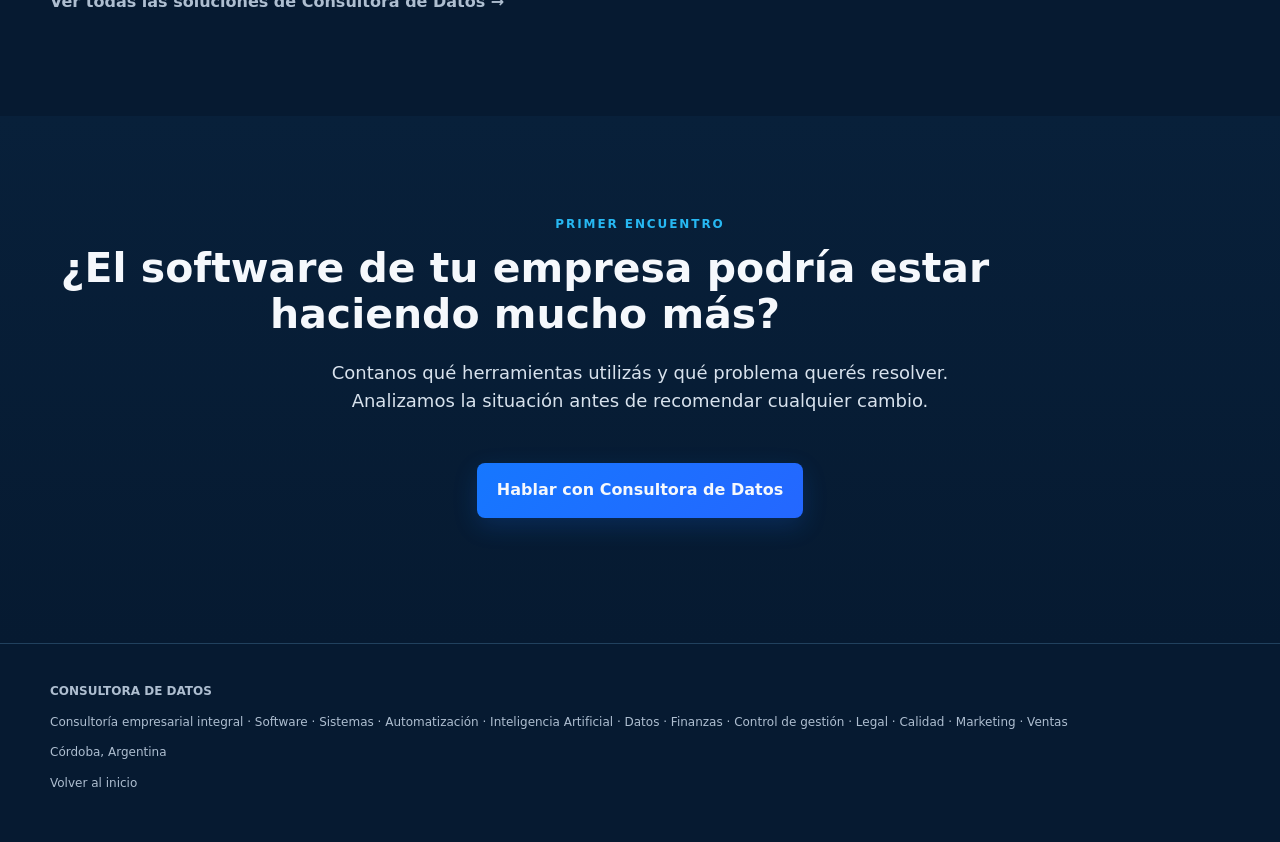
<file: software-empresas.html>
<!doctype html>
<html lang="es">

<head>

  <link rel="canonical" href="https://consultoradedatos.com/software-empresas.html">

  <!-- Google tag -->
  <script async src="https://www.googletagmanager.com/gtag/js?id=G-LFECQJY7NT"></script>
  <script>
    window.dataLayer = window.dataLayer || [];
    function gtag(){dataLayer.push(arguments);}
    gtag('js', new Date());
    gtag('config', 'G-LFECQJY7NT');
  </script>

  <meta charset="utf-8">
  <meta name="viewport" content="width=device-width,initial-scale=1">

  <title>Software Empresarial y Sistemas para Empresas en Córdoba | Consultora de Datos</title>

  <meta
    name="description"
    content="Software empresarial en Córdoba. Analizamos sistemas existentes, integramos herramientas, mejoramos procesos y desarrollamos soluciones a medida cuando la empresa lo necesita."
  >

  <meta name="robots" content="index, follow">

  <meta property="og:title" content="Software y Sistemas Empresariales | Consultora de Datos">

  <meta
    property="og:description"
    content="Evaluamos, integramos y desarrollamos soluciones de software según las necesidades reales de cada empresa."
  >

  <meta property="og:url" content="https://consultoradedatos.com/software-empresas.html">
  <meta property="og:type" content="website">
  <meta property="og:locale" content="es_AR">
  <meta property="og:site_name" content="Consultora de Datos">

  <link rel="stylesheet" href="style.css">

  <!-- Datos estructurados -->
  <script type="application/ld+json">
  {
    "@context": "https://schema.org",
    "@type": "Service",
    "name": "Software y Sistemas Empresariales",
    "description": "Consultoría, evaluación, integración y desarrollo de software y sistemas empresariales adaptados a las necesidades de cada organización.",
    "provider": {
      "@type": "ProfessionalService",
      "name": "Consultora de Datos",
      "url": "https://consultoradedatos.com/"
    },
    "areaServed": {
      "@type": "AdministrativeArea",
      "name": "Córdoba, Argentina"
    }
  }
  </script>

</head>


<body class="service-page">

<header>

  <div class="container nav">

    <a href="/" class="brand" style="text-decoration:none;">
      <strong>CONSULTORA</strong>
      <span>DE DATOS</span>
    </a>

    <nav>
      <a href="/">Inicio</a>
      <a href="/#soluciones">Soluciones</a>
      <a href="/#sectores">Sectores</a>
    </nav>

    <a
      class="btn primary"
      href="https://wa.me/5493572619874?text=Hola%2C%20quiero%20consultar%20por%20software%20para%20mi%20empresa."
      target="_blank"
      rel="noopener"
      onclick="gtag('event','contacto_whatsapp');"
    >
      Reunión gratuita
    </a>

  </div>

</header>


<main>


<section class="hero">

  <div class="container hero-grid">

    <div>

      <span class="eyebrow">SOFTWARE Y SISTEMAS EMPRESARIALES</span>

      <h1>
        Antes de cambiar el software de tu empresa, veamos qué necesitás realmente.
      </h1>

      <p class="lead">
        Analizamos los sistemas que ya utilizás, cómo se relacionan
        con tus procesos y qué problemas necesitan resolver.
        Aprovechamos lo que funciona, integramos lo que sea necesario
        y desarrollamos nuevas soluciones cuando realmente aportan valor.
      </p>

      <div class="hero-actions">

        <a
          class="btn primary"
          href="https://wa.me/5493572619874?text=Hola%2C%20quiero%20analizar%20los%20sistemas%20de%20mi%20empresa."
          target="_blank"
          rel="noopener"
          onclick="gtag('event','contacto_whatsapp');"
        >
          Solicitar diagnóstico inicial
        </a>

        <a class="btn secondary" href="/">
          Conocer la Consultora
        </a>

      </div>

    </div>

  </div>

</section>


<section>

  <div class="container">

    <span class="eyebrow">PRIMERO ANALIZAMOS</span>

    <h2>
      No siempre hace falta reemplazar el sistema que la empresa ya tiene.
    </h2>

    <p class="lead">
      Muchas veces el problema no es el software en sí, sino cómo
      está configurado, cómo se utiliza, la falta de integración
      con otras herramientas o procesos que todavía se realizan
      manualmente.
    </p>

    <div class="cards">

      <article>
        <span class="tag">DIAGNÓSTICO</span>
        <h3>Evaluación de sistemas actuales</h3>
        <p>
          Analizamos qué software utiliza la empresa, qué funciones
          aprovecha y qué necesidades todavía no están cubiertas.
        </p>
      </article>

      <article>
        <span class="tag">INTEGRACIÓN</span>
        <h3>Conexión entre sistemas</h3>
        <p>
          Evaluamos posibilidades de integración para evitar
          información aislada y cargas repetidas.
        </p>
      </article>

      <article>
        <span class="tag">MEJORA</span>
        <h3>Optimización de herramientas</h3>
        <p>
          Buscamos aprovechar mejor las soluciones existentes
          antes de incorporar tecnología innecesaria.
        </p>
      </article>

      <article>
        <span class="tag">DESARROLLO</span>
        <h3>Software a medida</h3>
        <p>
          Cuando las herramientas disponibles no resuelven la
          necesidad, podemos desarrollar soluciones específicas.
        </p>
      </article>

      <article>
        <span class="tag">DATOS</span>
        <h3>Centralización de información</h3>
        <p>
          Organizamos la información para facilitar consultas,
          reportes, análisis y control empresarial.
        </p>
      </article>

      <article>
        <span class="tag">CAPACITACIÓN</span>
        <h3>Adopción por parte del equipo</h3>
        <p>
          Acompañamos al personal para que pueda utilizar
          correctamente las nuevas herramientas y procesos.
        </p>
      </article>

    </div>

  </div>

</section>


<section class="alt">

  <div class="container">

    <span class="eyebrow">SITUACIONES FRECUENTES</span>

    <h2>
      La empresa puede tener software y seguir trabajando manualmente.
    </h2>

    <div class="cards">

      <article>
        <h3>Tenemos varios sistemas que no se comunican</h3>
        <p>
          La misma información termina cargándose en distintas
          herramientas o archivos.
        </p>
      </article>

      <article>
        <h3>Dependemos demasiado de Excel</h3>
        <p>
          Las planillas pueden ser excelentes herramientas,
          pero ciertos procesos necesitan mayor integración
          y control.
        </p>
      </article>

      <article>
        <h3>El sistema tiene información pero no podemos analizarla</h3>
        <p>
          Evaluamos cómo extraer, organizar y transformar esos
          datos en información útil para la dirección.
        </p>
      </article>

      <article>
        <h3>Pagamos funciones que no utilizamos</h3>
        <p>
          Analizamos si la solución contratada realmente se adapta
          a las necesidades y al funcionamiento de la empresa.
        </p>
      </article>

      <article>
        <h3>El software no acompaña nuestros procesos</h3>
        <p>
          Revisamos si conviene adaptar procesos, configurar
          herramientas, integrar sistemas o desarrollar una solución.
        </p>
      </article>

      <article>
        <h3>Necesitamos algo que no existe</h3>
        <p>
          Cuando la necesidad es específica, evaluamos el desarrollo
          de una herramienta a medida.
        </p>
      </article>

    </div>

  </div>

</section>


<section>

  <div class="container">

    <span class="eyebrow">NUESTRA METODOLOGÍA</span>

    <h2>
      El software se elige después de entender el negocio.
    </h2>

    <div class="cards">

      <article>
        <span class="tag">01</span>
        <h3>Necesidad empresarial</h3>
        <p>
          Identificamos qué problema necesita resolver la empresa
          y qué resultado espera conseguir.
        </p>
      </article>

      <article>
        <span class="tag">02</span>
        <h3>Relevamiento tecnológico</h3>
        <p>
          Analizamos sistemas, bases de datos, planillas,
          herramientas y procesos actuales.
        </p>
      </article>

      <article>
        <span class="tag">03</span>
        <h3>Evaluación de alternativas</h3>
        <p>
          Comparamos opciones existentes, integraciones,
          adaptaciones y posibles desarrollos.
        </p>
      </article>

      <article>
        <span class="tag">04</span>
        <h3>Solución eficiente</h3>
        <p>
          Elegimos la alternativa que mejor combine funcionalidad,
          costo, tiempo de implementación y resultado esperado.
        </p>
      </article>

      <article>
        <span class="tag">05</span>
        <h3>Implementación</h3>
        <p>
          Configuramos, integramos o desarrollamos la solución
          seleccionada y acompañamos su puesta en funcionamiento.
        </p>
      </article>

      <article>
        <span class="tag">06</span>
        <h3>Capacitación</h3>
        <p>
          Capacitamos a las personas que utilizarán las herramientas
          para favorecer una implementación efectiva.
        </p>
      </article>

    </div>

  </div>

</section>


<section class="life">

  <div class="container">

    <span class="eyebrow">TECNOLOGÍA CON SENTIDO EMPRESARIAL</span>

    <h2>
      No buscamos que tengas más software.
      Buscamos que tu empresa funcione mejor.
    </h2>

    <p class="lead">
      Una solución tecnológica tiene valor cuando reduce trabajo,
      mejora controles, conecta información, facilita decisiones
      o permite hacer algo que antes no era posible.
    </p>

  </div>

</section>


<section>

  <div class="container">

    <span class="eyebrow">DESARROLLO E INTEGRACIÓN</span>

    <h2>
      Desde mejorar lo existente hasta crear una solución propia.
    </h2>

    <div class="cards">

      <article>
        <span class="tag">WEB</span>
        <h3>Aplicaciones y herramientas web</h3>
        <p>
          Soluciones para gestionar información, procesos,
          clientes u operaciones según la necesidad.
        </p>
      </article>

      <article>
        <span class="tag">INTEGRACIONES</span>
        <h3>Conexión de herramientas</h3>
        <p>
          Buscamos que los sistemas compartan información
          y reduzcan tareas manuales.
        </p>
      </article>

      <article>
        <span class="tag">REPORTING</span>
        <h3>Información y dashboards</h3>
        <p>
          Conectamos información empresarial con herramientas
          de análisis y visualización.
        </p>
      </article>

      <article>
        <span class="tag">AUTOMATIZACIÓN</span>
        <h3>Procesos automáticos</h3>
        <p>
          Integramos software con automatizaciones cuando permiten
          reducir tareas repetitivas.
        </p>
      </article>

      <article>
        <span class="tag">IA</span>
        <h3>Inteligencia artificial</h3>
        <p>
          Evaluamos casos donde agentes y herramientas de IA
          puedan aportar eficiencia o nuevas capacidades.
        </p>
      </article>

      <article>
        <span class="tag">A MEDIDA</span>
        <h3>Desarrollo específico</h3>
        <p>
          Diseñamos soluciones propias cuando la necesidad
          empresarial realmente lo justifica.
        </p>
      </article>

    </div>

  </div>

</section>


<section>

  <div class="container">

    <span class="eyebrow">UNA SOLUCIÓN A MEDIDA</span>

    <h2>
      Implementamos lo necesario. Ni más, ni menos.
    </h2>

    <p class="lead">
      Si el sistema actual funciona, lo aprovechamos.
      Si necesita integración, buscamos integrarlo.
      Si existe una solución adecuada en el mercado, la evaluamos.
      Y si realmente hace falta desarrollar algo nuevo,
      podemos construirlo.
    </p>

    <p>
      Nuestro objetivo es encontrar una solución eficiente considerando
      funcionalidad, tiempo, costo, mantenimiento y necesidades futuras.
    </p>

    <p>
      <a href="/" style="font-weight:700; text-decoration:none;">
        Ver todas las soluciones de Consultora de Datos →
      </a>
    </p>

  </div>

</section>


<section class="closing">

  <div class="container">

    <span class="eyebrow">PRIMER ENCUENTRO</span>

    <h2>
      ¿El software de tu empresa podría estar haciendo mucho más?
    </h2>

    <p class="lead">
      Contanos qué herramientas utilizás y qué problema querés resolver.
      Analizamos la situación antes de recomendar cualquier cambio.
    </p>

    <a
      class="btn primary"
      href="https://wa.me/5493572619874?text=Hola%2C%20quiero%20consultar%20por%20software%20y%20sistemas%20para%20mi%20empresa."
      target="_blank"
      rel="noopener"
      onclick="gtag('event','contacto_whatsapp');"
    >
      Hablar con Consultora de Datos
    </a>

  </div>

</section>


</main>


<footer>

  <div class="container">

    <strong>CONSULTORA DE DATOS</strong>

    <p>
      Consultoría empresarial integral · Software · Sistemas ·
      Automatización · Inteligencia Artificial · Datos · Finanzas ·
      Control de gestión · Legal · Calidad · Marketing · Ventas
    </p>

    <p>Córdoba, Argentina</p>

    <p>
      <a href="/">Volver al inicio</a>
    </p>

  </div>

</footer>


</body>
</html>
</file>
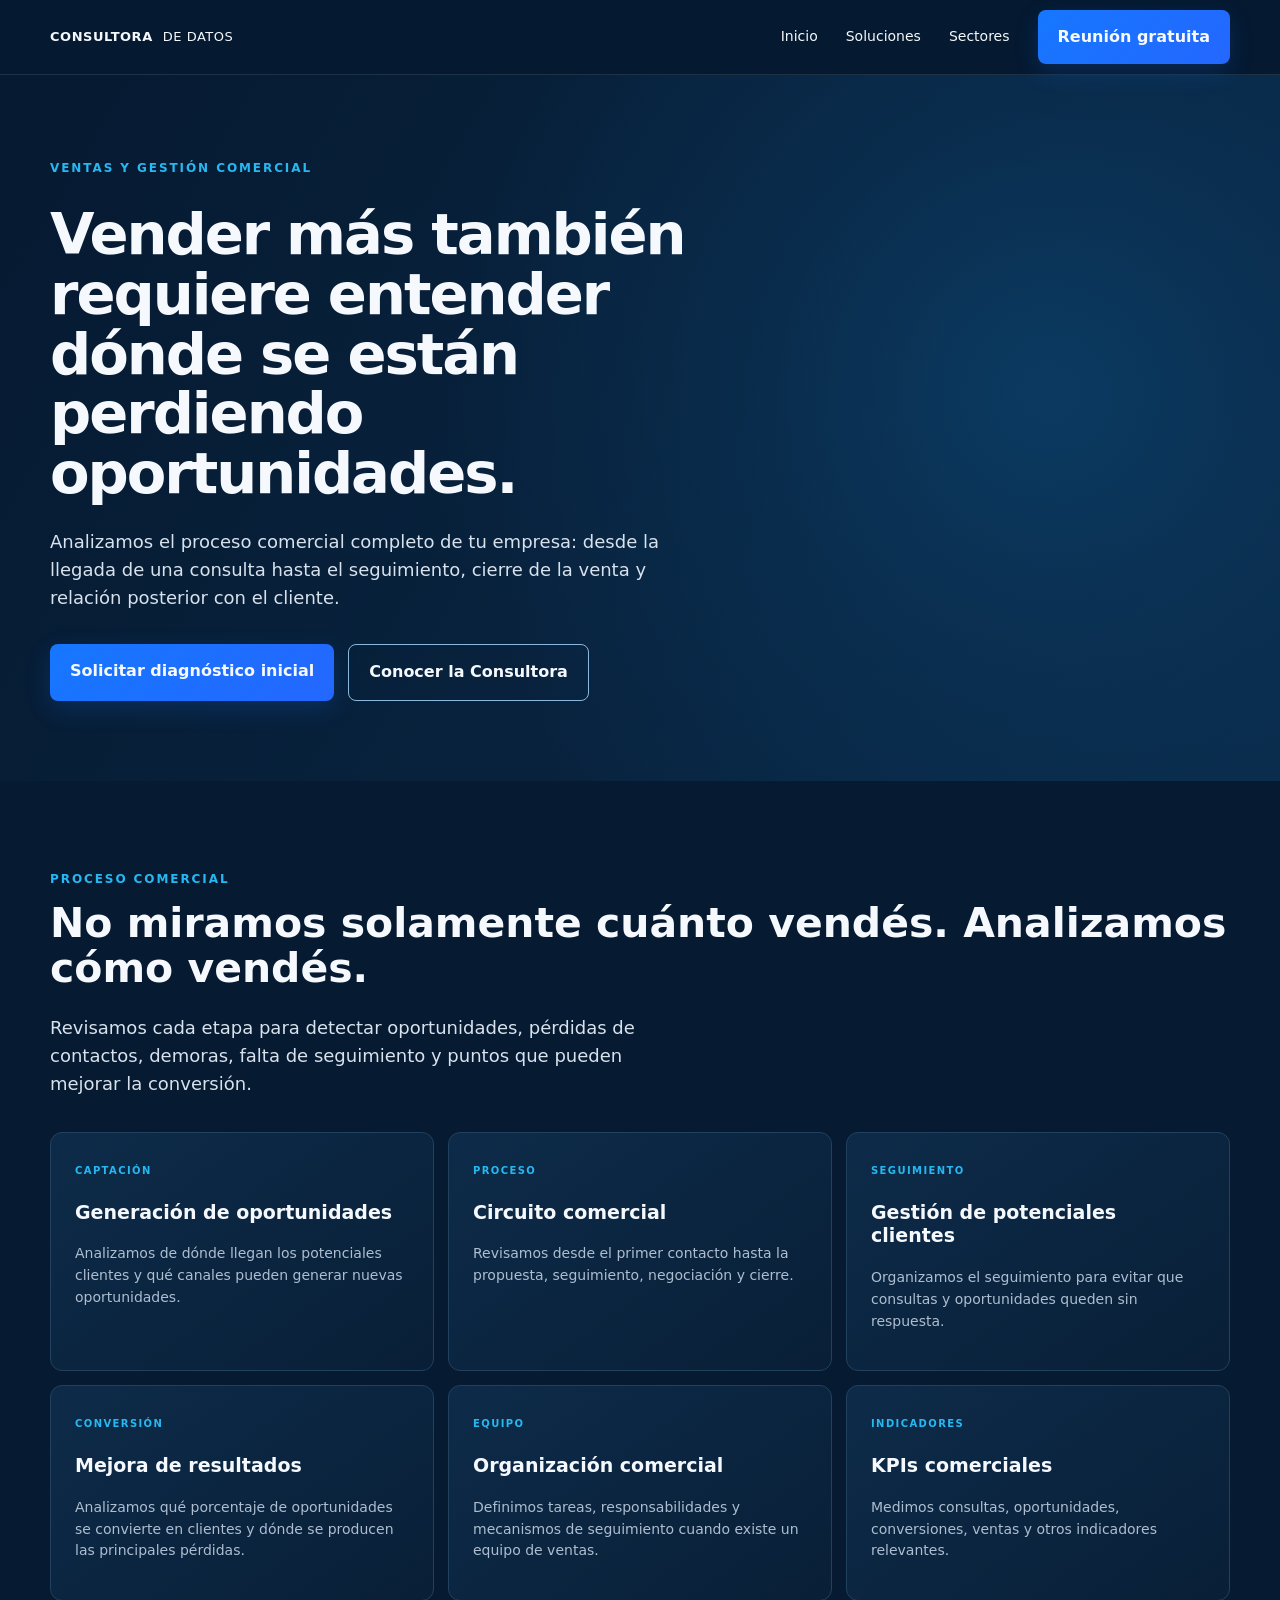
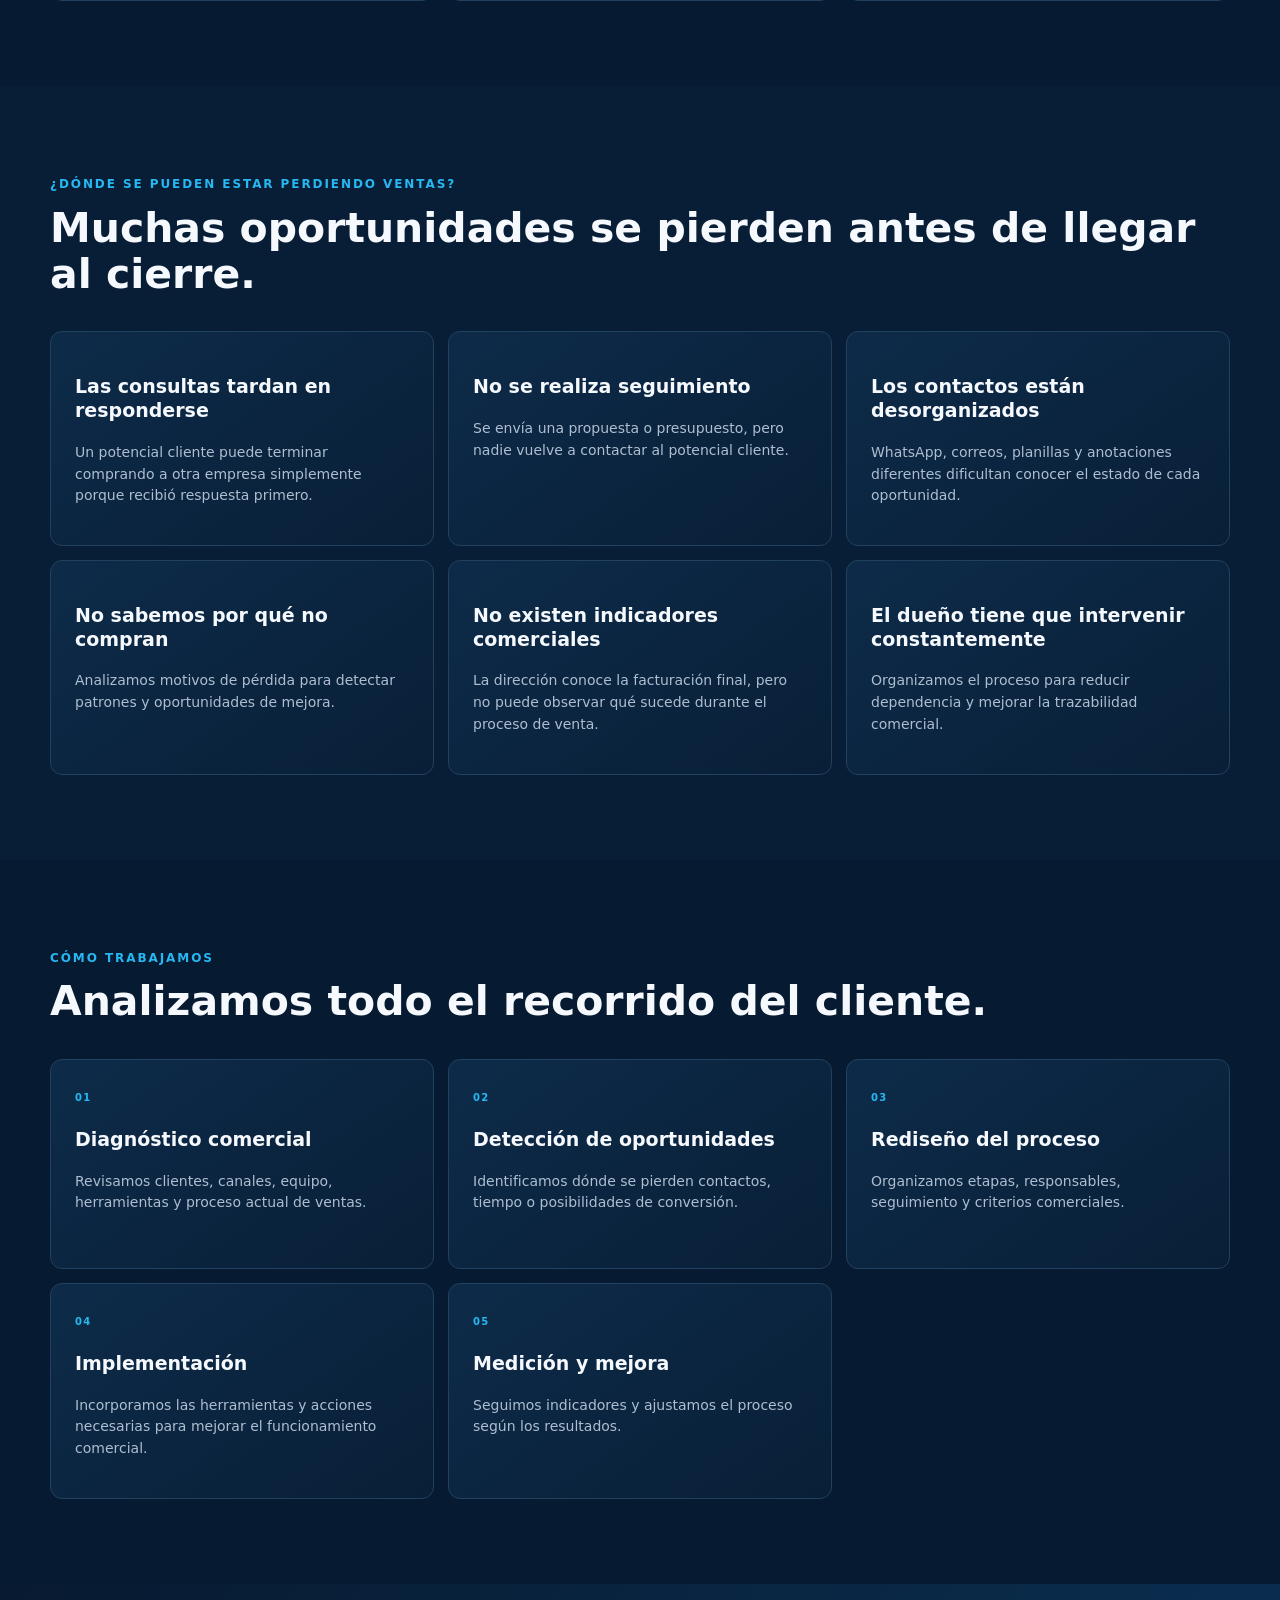
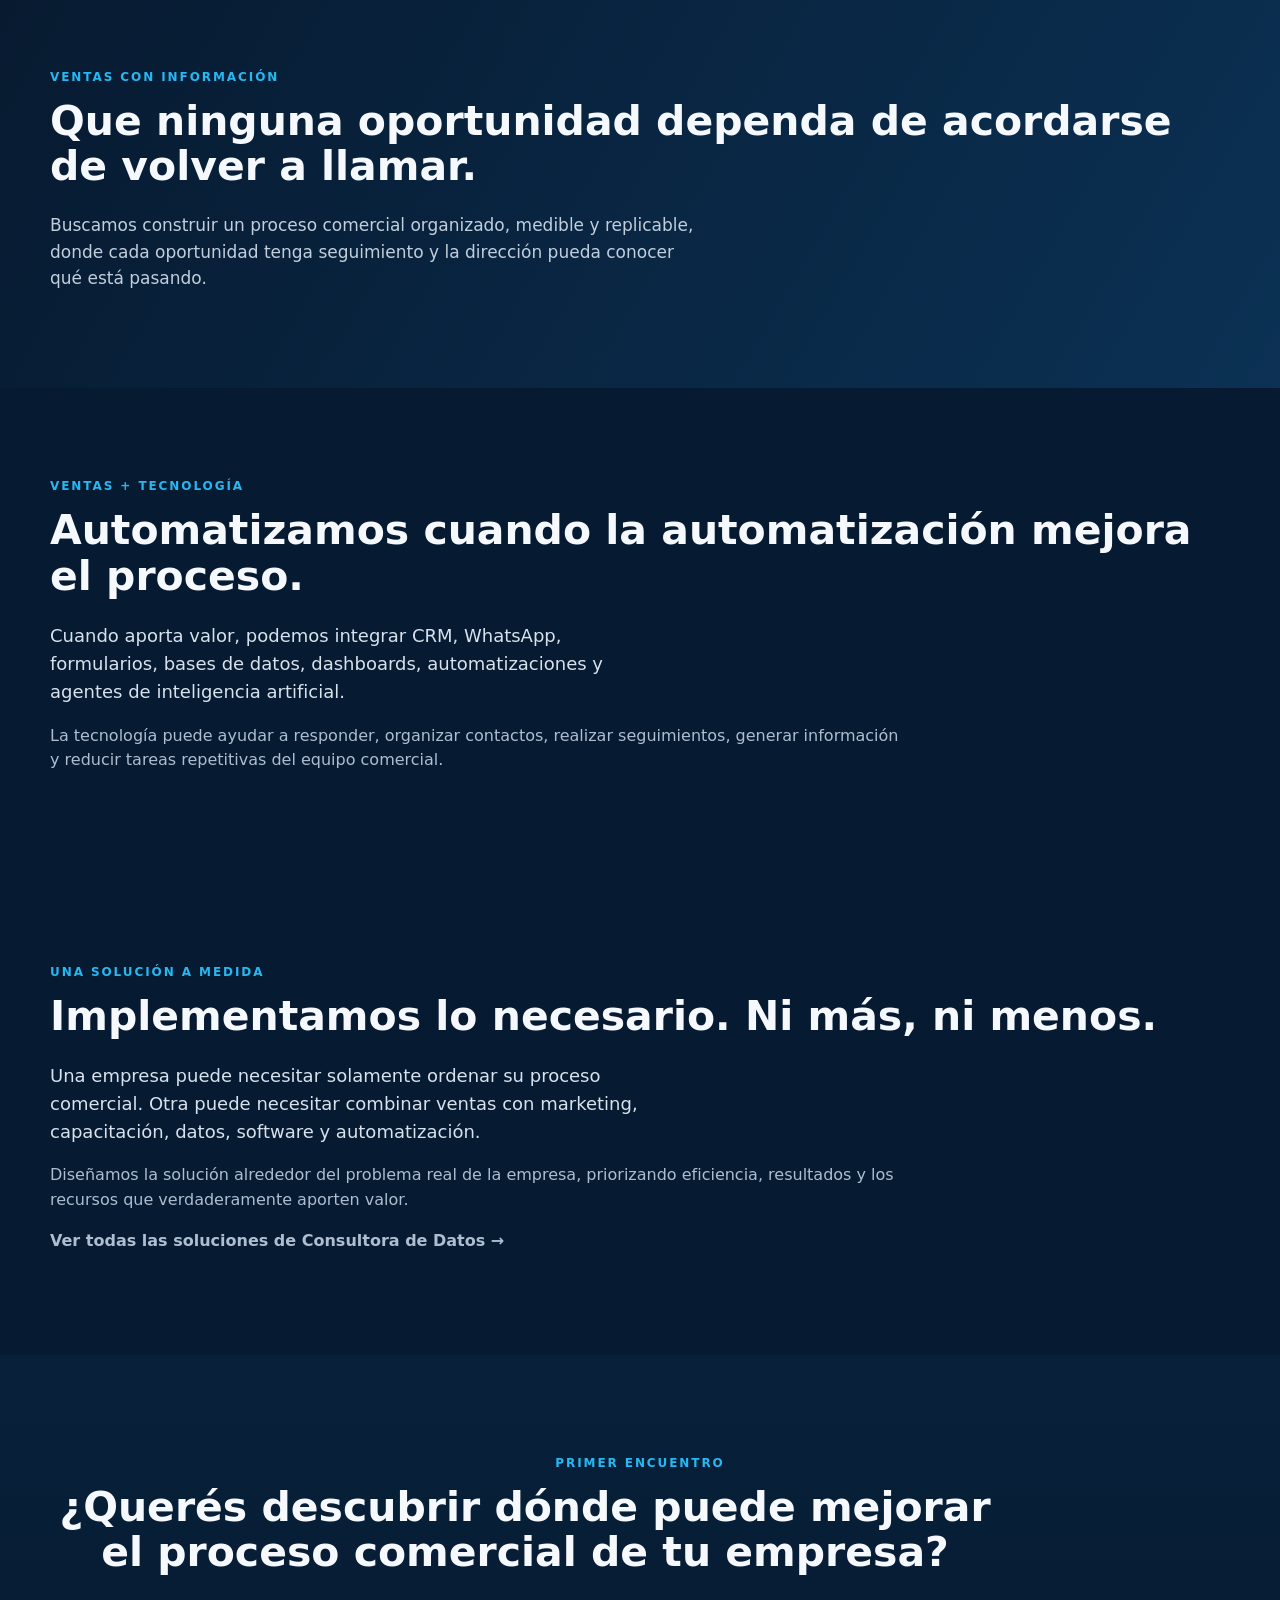
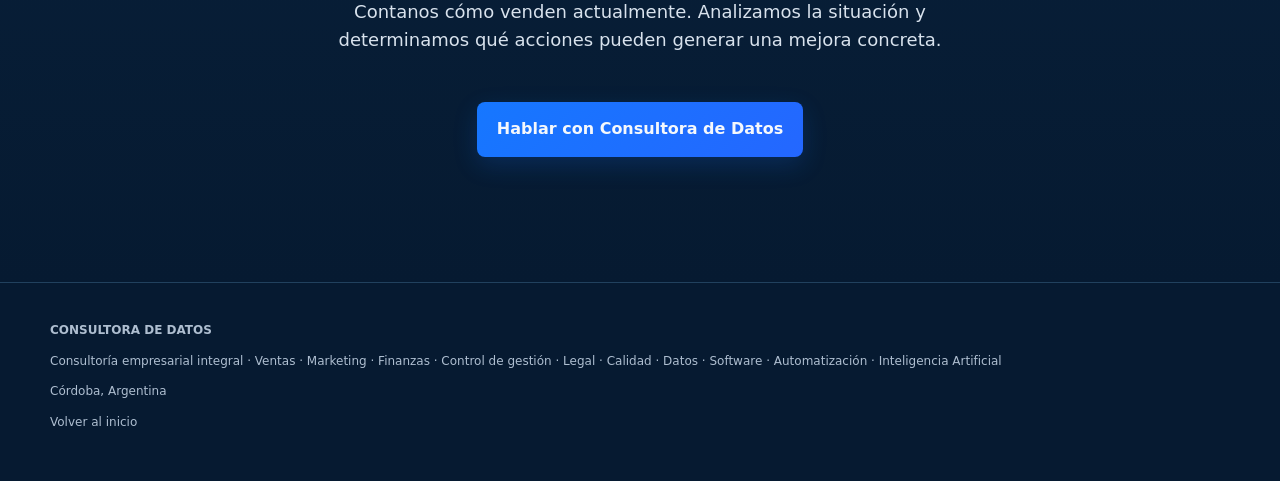
<file: ventas-empresas.html>
<!doctype html>
<html lang="es">

<head>

  <link rel="canonical" href="https://consultoradedatos.com/ventas-empresas.html">

  <!-- Google tag -->
  <script async src="https://www.googletagmanager.com/gtag/js?id=G-LFECQJY7NT"></script>
  <script>
    window.dataLayer = window.dataLayer || [];
    function gtag(){dataLayer.push(arguments);}
    gtag('js', new Date());
    gtag('config', 'G-LFECQJY7NT');
  </script>

  <meta charset="utf-8">
  <meta name="viewport" content="width=device-width,initial-scale=1">

  <title>Consultoría de Ventas para Empresas en Córdoba | Consultora de Datos</title>

  <meta
    name="description"
    content="Consultoría de ventas para empresas y PyMEs en Córdoba. Mejoramos procesos comerciales, captación, seguimiento de clientes, conversión, indicadores y automatización."
  >

  <meta name="robots" content="index, follow">

  <meta property="og:title" content="Consultoría de Ventas para Empresas | Consultora de Datos">

  <meta
    property="og:description"
    content="Organizamos y mejoramos el proceso comercial para generar oportunidades, aumentar conversiones y facilitar el seguimiento de ventas."
  >

  <meta property="og:url" content="https://consultoradedatos.com/ventas-empresas.html">
  <meta property="og:type" content="website">
  <meta property="og:locale" content="es_AR">
  <meta property="og:site_name" content="Consultora de Datos">

  <link rel="stylesheet" href="style.css">

  <!-- Datos estructurados -->
  <script type="application/ld+json">
  {
    "@context": "https://schema.org",
    "@type": "Service",
    "name": "Consultoría de Ventas para Empresas",
    "description": "Consultoría para mejorar procesos comerciales, captación de clientes, seguimiento de oportunidades, conversión, indicadores y automatización de ventas.",
    "provider": {
      "@type": "ProfessionalService",
      "name": "Consultora de Datos",
      "url": "https://consultoradedatos.com/"
    },
    "areaServed": {
      "@type": "AdministrativeArea",
      "name": "Córdoba, Argentina"
    }
  }
  </script>

</head>

<body class="service-page">

<header>

  <div class="container nav">

    <a href="/" class="brand" style="text-decoration:none;">
      <strong>CONSULTORA</strong>
      <span>DE DATOS</span>
    </a>

    <nav>
      <a href="/">Inicio</a>
      <a href="/#soluciones">Soluciones</a>
      <a href="/#sectores">Sectores</a>
    </nav>

    <a
      class="btn primary"
      href="https://wa.me/5493572619874?text=Hola%2C%20quiero%20consultar%20por%20ventas%20para%20mi%20empresa."
      target="_blank"
      rel="noopener"
      onclick="gtag('event','contacto_whatsapp');"
    >
      Reunión gratuita
    </a>

  </div>

</header>


<main>

<section class="hero">

  <div class="container hero-grid">

    <div>

      <span class="eyebrow">VENTAS Y GESTIÓN COMERCIAL</span>

      <h1>
        Vender más también requiere entender dónde se están perdiendo oportunidades.
      </h1>

      <p class="lead">
        Analizamos el proceso comercial completo de tu empresa:
        desde la llegada de una consulta hasta el seguimiento,
        cierre de la venta y relación posterior con el cliente.
      </p>

      <div class="hero-actions">

        <a
          class="btn primary"
          href="https://wa.me/5493572619874?text=Hola%2C%20quiero%20mejorar%20las%20ventas%20de%20mi%20empresa."
          target="_blank"
          rel="noopener"
          onclick="gtag('event','contacto_whatsapp');"
        >
          Solicitar diagnóstico inicial
        </a>

        <a class="btn secondary" href="/">
          Conocer la Consultora
        </a>

      </div>

    </div>

  </div>

</section>


<section>

  <div class="container">

    <span class="eyebrow">PROCESO COMERCIAL</span>

    <h2>
      No miramos solamente cuánto vendés. Analizamos cómo vendés.
    </h2>

    <p class="lead">
      Revisamos cada etapa para detectar oportunidades,
      pérdidas de contactos, demoras, falta de seguimiento
      y puntos que pueden mejorar la conversión.
    </p>

    <div class="cards">

      <article>
        <span class="tag">CAPTACIÓN</span>
        <h3>Generación de oportunidades</h3>
        <p>
          Analizamos de dónde llegan los potenciales clientes
          y qué canales pueden generar nuevas oportunidades.
        </p>
      </article>

      <article>
        <span class="tag">PROCESO</span>
        <h3>Circuito comercial</h3>
        <p>
          Revisamos desde el primer contacto hasta la propuesta,
          seguimiento, negociación y cierre.
        </p>
      </article>

      <article>
        <span class="tag">SEGUIMIENTO</span>
        <h3>Gestión de potenciales clientes</h3>
        <p>
          Organizamos el seguimiento para evitar que consultas
          y oportunidades queden sin respuesta.
        </p>
      </article>

      <article>
        <span class="tag">CONVERSIÓN</span>
        <h3>Mejora de resultados</h3>
        <p>
          Analizamos qué porcentaje de oportunidades se convierte
          en clientes y dónde se producen las principales pérdidas.
        </p>
      </article>

      <article>
        <span class="tag">EQUIPO</span>
        <h3>Organización comercial</h3>
        <p>
          Definimos tareas, responsabilidades y mecanismos
          de seguimiento cuando existe un equipo de ventas.
        </p>
      </article>

      <article>
        <span class="tag">INDICADORES</span>
        <h3>KPIs comerciales</h3>
        <p>
          Medimos consultas, oportunidades, conversiones,
          ventas y otros indicadores relevantes.
        </p>
      </article>

    </div>

  </div>

</section>


<section class="alt">

  <div class="container">

    <span class="eyebrow">¿DÓNDE SE PUEDEN ESTAR PERDIENDO VENTAS?</span>

    <h2>
      Muchas oportunidades se pierden antes de llegar al cierre.
    </h2>

    <div class="cards">

      <article>
        <h3>Las consultas tardan en responderse</h3>
        <p>
          Un potencial cliente puede terminar comprando a otra
          empresa simplemente porque recibió respuesta primero.
        </p>
      </article>

      <article>
        <h3>No se realiza seguimiento</h3>
        <p>
          Se envía una propuesta o presupuesto, pero nadie vuelve
          a contactar al potencial cliente.
        </p>
      </article>

      <article>
        <h3>Los contactos están desorganizados</h3>
        <p>
          WhatsApp, correos, planillas y anotaciones diferentes
          dificultan conocer el estado de cada oportunidad.
        </p>
      </article>

      <article>
        <h3>No sabemos por qué no compran</h3>
        <p>
          Analizamos motivos de pérdida para detectar patrones
          y oportunidades de mejora.
        </p>
      </article>

      <article>
        <h3>No existen indicadores comerciales</h3>
        <p>
          La dirección conoce la facturación final, pero no
          puede observar qué sucede durante el proceso de venta.
        </p>
      </article>

      <article>
        <h3>El dueño tiene que intervenir constantemente</h3>
        <p>
          Organizamos el proceso para reducir dependencia
          y mejorar la trazabilidad comercial.
        </p>
      </article>

    </div>

  </div>

</section>


<section>

  <div class="container">

    <span class="eyebrow">CÓMO TRABAJAMOS</span>

    <h2>
      Analizamos todo el recorrido del cliente.
    </h2>

    <div class="cards">

      <article>
        <span class="tag">01</span>
        <h3>Diagnóstico comercial</h3>
        <p>
          Revisamos clientes, canales, equipo, herramientas
          y proceso actual de ventas.
        </p>
      </article>

      <article>
        <span class="tag">02</span>
        <h3>Detección de oportunidades</h3>
        <p>
          Identificamos dónde se pierden contactos, tiempo
          o posibilidades de conversión.
        </p>
      </article>

      <article>
        <span class="tag">03</span>
        <h3>Rediseño del proceso</h3>
        <p>
          Organizamos etapas, responsables, seguimiento
          y criterios comerciales.
        </p>
      </article>

      <article>
        <span class="tag">04</span>
        <h3>Implementación</h3>
        <p>
          Incorporamos las herramientas y acciones necesarias
          para mejorar el funcionamiento comercial.
        </p>
      </article>

      <article>
        <span class="tag">05</span>
        <h3>Medición y mejora</h3>
        <p>
          Seguimos indicadores y ajustamos el proceso
          según los resultados.
        </p>
      </article>

    </div>

  </div>

</section>


<section class="life">

  <div class="container">

    <span class="eyebrow">VENTAS CON INFORMACIÓN</span>

    <h2>
      Que ninguna oportunidad dependa de acordarse de volver a llamar.
    </h2>

    <p class="lead">
      Buscamos construir un proceso comercial organizado,
      medible y replicable, donde cada oportunidad tenga
      seguimiento y la dirección pueda conocer qué está pasando.
    </p>

  </div>

</section>


<section>

  <div class="container">

    <span class="eyebrow">VENTAS + TECNOLOGÍA</span>

    <h2>
      Automatizamos cuando la automatización mejora el proceso.
    </h2>

    <p class="lead">
      Cuando aporta valor, podemos integrar CRM, WhatsApp,
      formularios, bases de datos, dashboards, automatizaciones
      y agentes de inteligencia artificial.
    </p>

    <p>
      La tecnología puede ayudar a responder, organizar contactos,
      realizar seguimientos, generar información y reducir tareas
      repetitivas del equipo comercial.
    </p>

  </div>

</section>


<section>

  <div class="container">

    <span class="eyebrow">UNA SOLUCIÓN A MEDIDA</span>

    <h2>
      Implementamos lo necesario. Ni más, ni menos.
    </h2>

    <p class="lead">
      Una empresa puede necesitar solamente ordenar su proceso
      comercial. Otra puede necesitar combinar ventas con marketing,
      capacitación, datos, software y automatización.
    </p>

    <p>
      Diseñamos la solución alrededor del problema real de la empresa,
      priorizando eficiencia, resultados y los recursos que verdaderamente
      aporten valor.
    </p>

    <p>
      <a href="/" style="font-weight:700; text-decoration:none;">
        Ver todas las soluciones de Consultora de Datos →
      </a>
    </p>

  </div>

</section>


<section class="closing">

  <div class="container">

    <span class="eyebrow">PRIMER ENCUENTRO</span>

    <h2>
      ¿Querés descubrir dónde puede mejorar el proceso comercial de tu empresa?
    </h2>

    <p class="lead">
      Contanos cómo venden actualmente. Analizamos la situación
      y determinamos qué acciones pueden generar una mejora concreta.
    </p>

    <a
      class="btn primary"
      href="https://wa.me/5493572619874?text=Hola%2C%20quiero%20consultar%20por%20ventas%20y%20gestion%20comercial%20para%20mi%20empresa."
      target="_blank"
      rel="noopener"
      onclick="gtag('event','contacto_whatsapp');"
    >
      Hablar con Consultora de Datos
    </a>

  </div>

</section>

</main>


<footer>

  <div class="container">

    <strong>CONSULTORA DE DATOS</strong>

    <p>
      Consultoría empresarial integral · Ventas · Marketing · Finanzas ·
      Control de gestión · Legal · Calidad · Datos · Software ·
      Automatización · Inteligencia Artificial
    </p>

    <p>Córdoba, Argentina</p>

    <p>
      <a href="/">Volver al inicio</a>
    </p>

  </div>

</footer>

</body>
</html>
</file>
<file: style.css>
:root{--navy:#061a31;--navy2:#0a2948;--cyan:#27b8f2;--blue:#1677ff;--red:#ff4b55;--text:#f5f8fc;--muted:#aebed0;--line:#21415e;--card:#0c2742}*{box-sizing:border-box}html{scroll-behavior:smooth}body{margin:0;background:var(--navy);color:var(--text);font-family:Inter,ui-sans-serif,system-ui,-apple-system,Segoe UI,Arial,sans-serif;line-height:1.55}a{color:inherit;text-decoration:none}.top{height:74px;padding:0 max(4vw,28px);display:flex;align-items:center;gap:28px;border-bottom:1px solid rgba(255,255,255,.1);position:sticky;top:0;background:rgba(6,26,49,.95);backdrop-filter:blur(12px);z-index:20}.brand{display:flex;align-items:center;gap:10px;font-size:13px;letter-spacing:.04em;white-space:nowrap}.brand b{font-weight:800}.mark{width:34px;height:34px;border:5px dotted var(--cyan);border-radius:50%;display:grid;place-items:center;font-weight:900;position:relative}.mark:after{content:"";position:absolute;width:5px;height:5px;background:var(--red);border-radius:50%;right:-5px;bottom:4px}.top nav{margin-left:auto;display:flex;gap:28px;font-size:14px}.top nav a:hover{color:var(--cyan)}.btn{display:inline-block;background:linear-gradient(135deg,var(--blue),#2467ff);padding:15px 20px;border-radius:8px;font-weight:800;box-shadow:0 8px 24px rgba(22,119,255,.18)}.btn.small{padding:11px 17px;font-size:13px}.btn.ghost{background:transparent;border:1px solid #8ab8df;box-shadow:none}.hero{min-height:705px;display:grid;grid-template-columns:1fr 1.05fr;overflow:hidden}.hero-copy{padding:86px 5vw 48px}.eyebrow{font-size:12px;letter-spacing:.16em;color:var(--cyan);font-weight:800}.eyebrow i{display:inline-block;width:32px;height:2px;background:var(--red);vertical-align:middle;margin-right:12px}.hero h1{font-size:clamp(45px,4.5vw,72px);line-height:1.04;letter-spacing:-.035em;max-width:720px;margin:25px 0 24px}.hero h1 span,.closing h2 span,.life h2 span{display:block;color:var(--cyan)}.lead{max-width:620px;font-size:18px;color:#d8e2ed}.actions{display:flex;gap:14px;flex-wrap:wrap;margin:32px 0}.trust{border-top:1px solid var(--line);display:grid;grid-template-columns:repeat(3,1fr);gap:15px;padding-top:22px;max-width:690px;color:var(--cyan)}.trust b{color:white;font-size:13px}.trust small{display:block;color:var(--muted);font-size:11px;margin-left:20px}.hero-photo{position:relative;min-height:620px;background:#0b2945;overflow:hidden}.hero-photo img{width:100%;height:100%;object-fit:cover;object-position:56% center;filter:saturate(.92) contrast(1.02)}.hero-photo:after{content:"";position:absolute;inset:0;background:linear-gradient(90deg,var(--navy) 0%,transparent 20%,transparent 80%,rgba(6,26,49,.15))}.float{position:absolute;right:5%;bottom:8%;z-index:2;background:rgba(4,20,38,.9);border-left:2px solid var(--red);padding:18px 22px;border-radius:0 9px 9px 0;font-size:15px}.float strong{color:var(--cyan)}.intro,.closing{text-align:center;padding:82px max(7vw,28px);background:linear-gradient(180deg,#08203a,#061a31)}.intro h2,.closing h2{font-size:clamp(30px,3vw,46px);line-height:1.15;max-width:950px;margin:18px auto}.intro>p:last-child,.closing>p{max-width:850px;margin:0 auto;color:var(--muted);font-size:18px}.section{padding:85px max(5vw,28px)}.section.alt{background:#071e36}.head{max-width:760px;margin-bottom:34px}.head h2,.life h2,.team h2,.confidence h2{font-size:clamp(31px,3.2vw,48px);line-height:1.12;margin:10px 0}.head>p:last-child{color:var(--muted);font-size:17px}.cards{display:grid;gap:14px}.cards.five{grid-template-columns:repeat(5,1fr)}.cards.three{grid-template-columns:repeat(3,1fr)}.cards article,.library article{background:linear-gradient(145deg,#0d2b49,#091f37);border:1px solid var(--line);border-radius:12px;padding:24px;min-height:210px}.cards article:hover{transform:translateY(-3px);border-color:#2e6c9a;transition:.2s}.cards em{font-style:normal;color:var(--cyan);font-weight:900;font-size:13px}.cards h3{font-size:19px;line-height:1.25}.cards p{color:var(--muted);font-size:14px}.cards strong{font-size:13px;color:#dce8f3}.tag,.library span{font-size:10px;letter-spacing:.14em;color:var(--cyan);font-weight:900}.life{padding:80px max(5vw,28px);display:grid;grid-template-columns:1.1fr .9fr;gap:60px;align-items:center;background:linear-gradient(120deg,#071a30,#0b3154)}.life p{color:#c1cfdd;max-width:650px;font-size:17px}.life blockquote{margin:30px 0 0;border-left:2px solid var(--red);padding:8px 0 8px 20px;color:#cfe0ee}.life-panel{background:#061a31;border:1px solid #315b7c;border-radius:18px;padding:35px;box-shadow:0 20px 60px rgba(0,0,0,.25)}.life-panel>span{color:var(--red);font-size:11px;font-weight:900}.life-panel h3{font-size:25px}.life-panel div{display:flex;gap:8px;flex-wrap:wrap}.life-panel div b{background:#103b60;padding:8px 12px;border-radius:6px;font-size:12px}.steps{display:grid;grid-template-columns:repeat(6,1fr);gap:12px}.steps article{border-top:1px solid var(--line);padding:24px 14px 10px}.steps b{display:grid;place-items:center;width:35px;height:35px;background:var(--blue);border-radius:50%}.steps h3{font-size:16px}.steps p{font-size:13px;color:var(--muted)}.sectors{display:flex;gap:12px;flex-wrap:wrap}.sectors span{padding:14px 18px;border:1px solid var(--line);background:#0a2744;border-radius:999px;color:#dbe7f2}.team,.confidence{padding:80px max(5vw,28px);display:grid;grid-template-columns:1fr 1fr;gap:60px;align-items:center;background:#0a2948}.team p{color:#c4d2df;max-width:720px}.team-note{font-size:24px;border-left:2px solid var(--red);padding:25px;background:#071e36;border-radius:0 12px 12px 0}.team-note b{color:var(--cyan)}.library{display:grid;grid-template-columns:repeat(3,1fr);gap:16px}.library article a{color:var(--cyan);font-weight:700}.checks{display:grid;grid-template-columns:1fr 1fr;gap:14px}.checks span{padding:14px 16px;background:#071e36;border:1px solid #28516f;border-radius:8px}.closing{padding-top:95px;padding-bottom:95px}.closing .btn{margin:30px 0}.closing h3{font-size:24px}.closing h3 span{color:var(--cyan)}footer{padding:38px max(5vw,28px);border-top:1px solid var(--line);display:grid;grid-template-columns:1fr 1fr;gap:12px;color:var(--muted);font-size:12px}footer .brand{color:white}footer small{grid-column:1/-1}.center{text-align:center}@media(max-width:1100px){.top nav{display:none}.hero{grid-template-columns:1fr}.hero-photo{min-height:500px}.cards.five{grid-template-columns:repeat(2,1fr)}.steps{grid-template-columns:repeat(3,1fr)}}@media(max-width:720px){.top{padding:0 18px}.top .brand span:last-child{font-size:11px}.top .btn.small{font-size:0;padding:11px}.top .btn.small:after{content:"WhatsApp";font-size:12px}.hero-copy{padding:60px 22px 38px}.hero{min-height:auto}.hero h1{font-size:44px}.hero-photo{min-height:360px}.trust{grid-template-columns:1fr}.cards.five,.cards.three,.steps,.library,.life,.team,.confidence{grid-template-columns:1fr}.section,.life,.team,.confidence{padding:65px 22px}.intro,.closing{padding:65px 22px}.actions .btn{width:100%;text-align:center}.checks{grid-template-columns:1fr}footer{grid-template-columns:1fr}.float{font-size:12px}.hero-photo img{object-position:58% center}}

/* Shared layout for the eight service pages that use the container template. */
.service-page .container{width:min(1180px,calc(100% - 56px));margin-inline:auto}
.service-page>header{position:sticky;top:0;z-index:20;border-bottom:1px solid rgba(255,255,255,.1);background:rgba(6,26,49,.95);backdrop-filter:blur(12px)}
.service-page .nav{min-height:74px;display:flex;align-items:center;gap:28px}
.service-page .nav nav{margin-left:auto;display:flex;gap:28px;font-size:14px}
.service-page .nav nav a:hover{color:var(--cyan)}
.service-page .btn.primary{background:linear-gradient(135deg,var(--blue),#2467ff)}
.service-page .btn.secondary{background:transparent;border:1px solid #8ab8df;box-shadow:none}
.service-page .hero{min-height:620px;display:block;background:radial-gradient(circle at 82% 45%,#0b3a61 0,rgba(11,58,97,.42) 25%,transparent 55%),linear-gradient(120deg,#061a31,#0a2948)}
.service-page .hero-grid{min-height:620px;display:flex;align-items:center;padding-block:80px}
.service-page .hero-grid>div{max-width:900px}
.service-page .hero-actions{display:flex;gap:14px;flex-wrap:wrap;margin-top:32px}
.service-page main>section:not(.hero):not(.life):not(.closing){padding-block:85px}
.service-page main>section.alt{background:#071e36}
.service-page main h2{font-size:clamp(31px,3.2vw,48px);line-height:1.12;margin:10px 0 22px}
.service-page main section>.container>p:not(.eyebrow):not(.lead){max-width:850px;color:var(--muted)}
.service-page .cards{grid-template-columns:repeat(3,minmax(0,1fr));margin-top:34px}
.service-page .life{display:block;padding:80px 0}
.service-page .life .container{display:block}
.service-page .closing{padding:95px 0}
.service-page .closing .lead{margin-inline:auto}
.service-page>footer{display:block;padding:38px 0}
.service-page>footer .container{display:block}

@media(max-width:1100px){
  .service-page .nav nav{display:none}
  .service-page .cards{grid-template-columns:repeat(2,minmax(0,1fr))}
}

@media(max-width:720px){
  .service-page .container{width:min(100% - 36px,1180px)}
  .service-page .nav{min-height:74px;gap:14px}
  .service-page .nav .brand{font-size:11px}
  .service-page .nav>.btn{margin-left:auto;padding:11px 12px;font-size:12px}
  .service-page .hero,.service-page .hero-grid{min-height:auto}
  .service-page .hero-grid{padding-block:60px}
  .service-page .hero h1{font-size:clamp(38px,11vw,44px)}
  .service-page .hero-actions{display:grid;grid-template-columns:1fr}
  .service-page .hero-actions .btn{width:100%;text-align:center}
  .service-page main>section:not(.hero):not(.life):not(.closing){padding-block:65px}
  .service-page .cards{grid-template-columns:1fr}
  .service-page .life{padding:65px 0}
  .service-page .closing{padding:65px 0}
}
</file>
